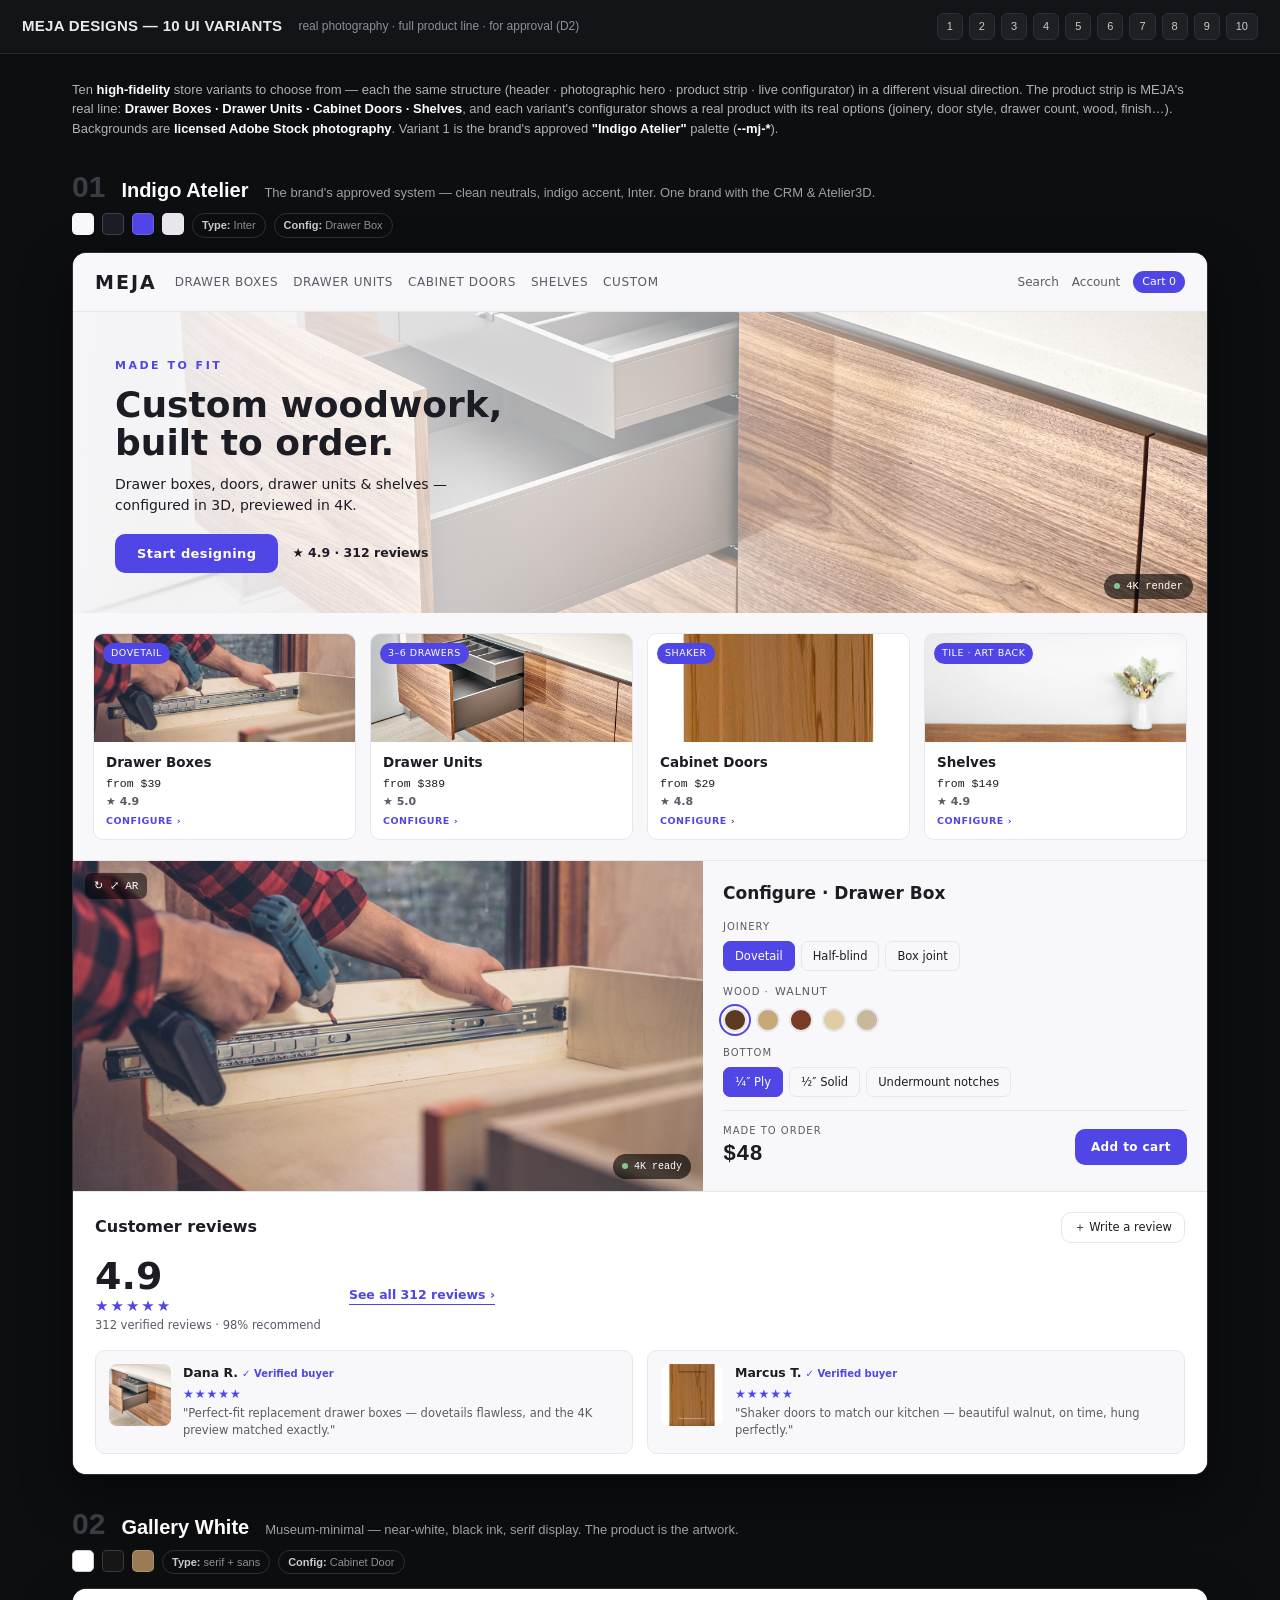
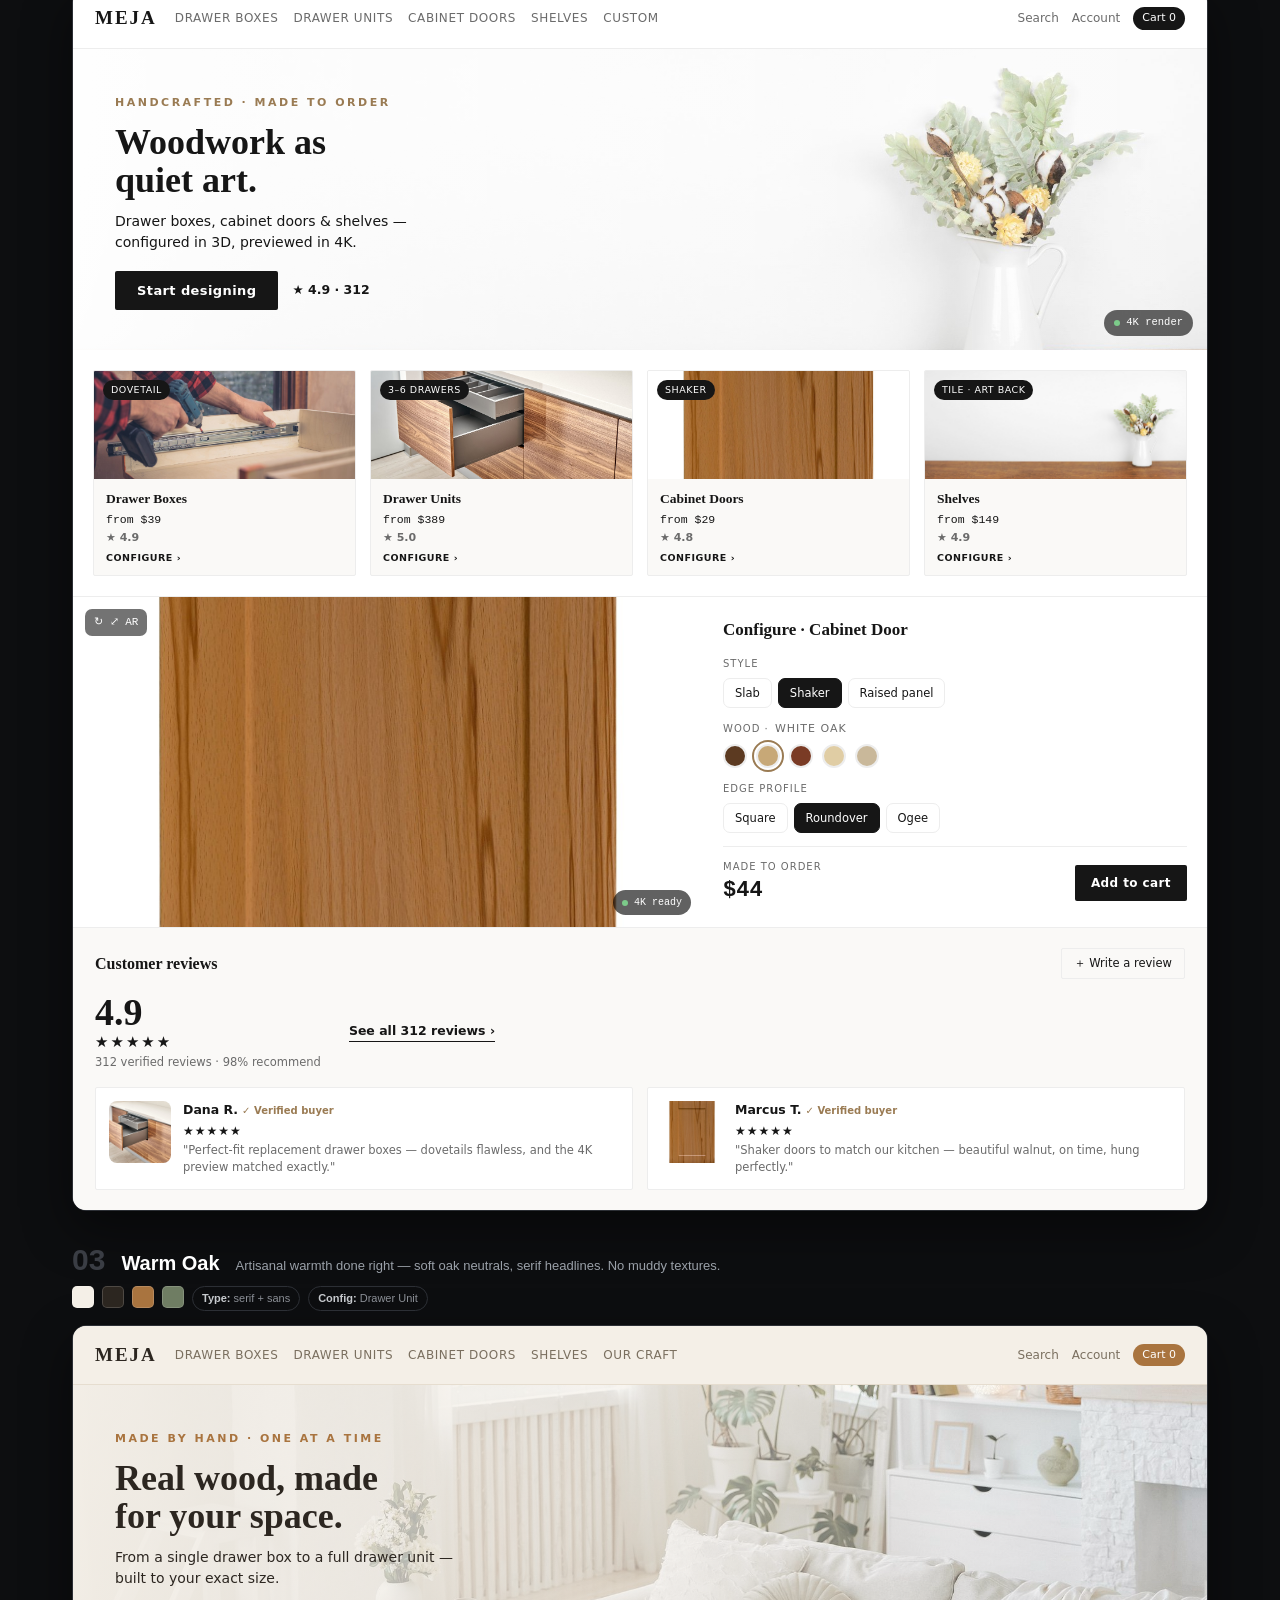
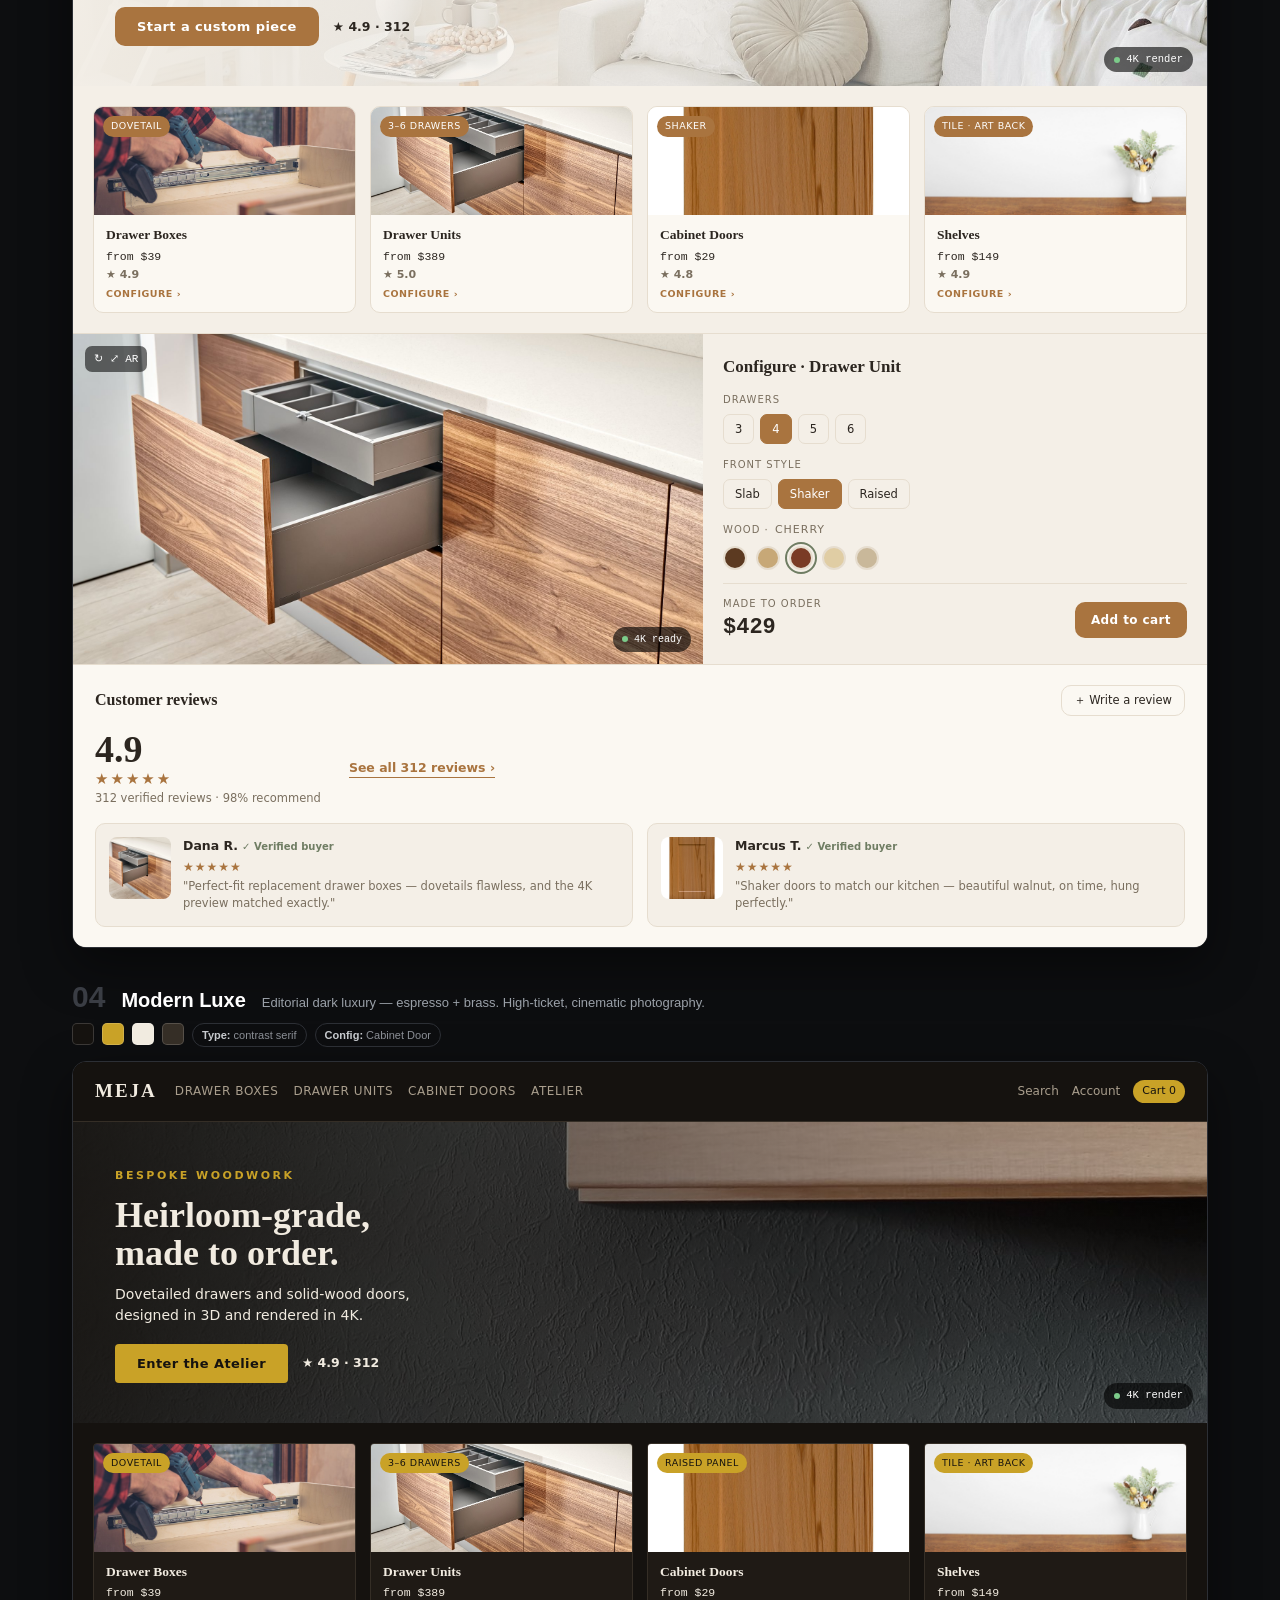
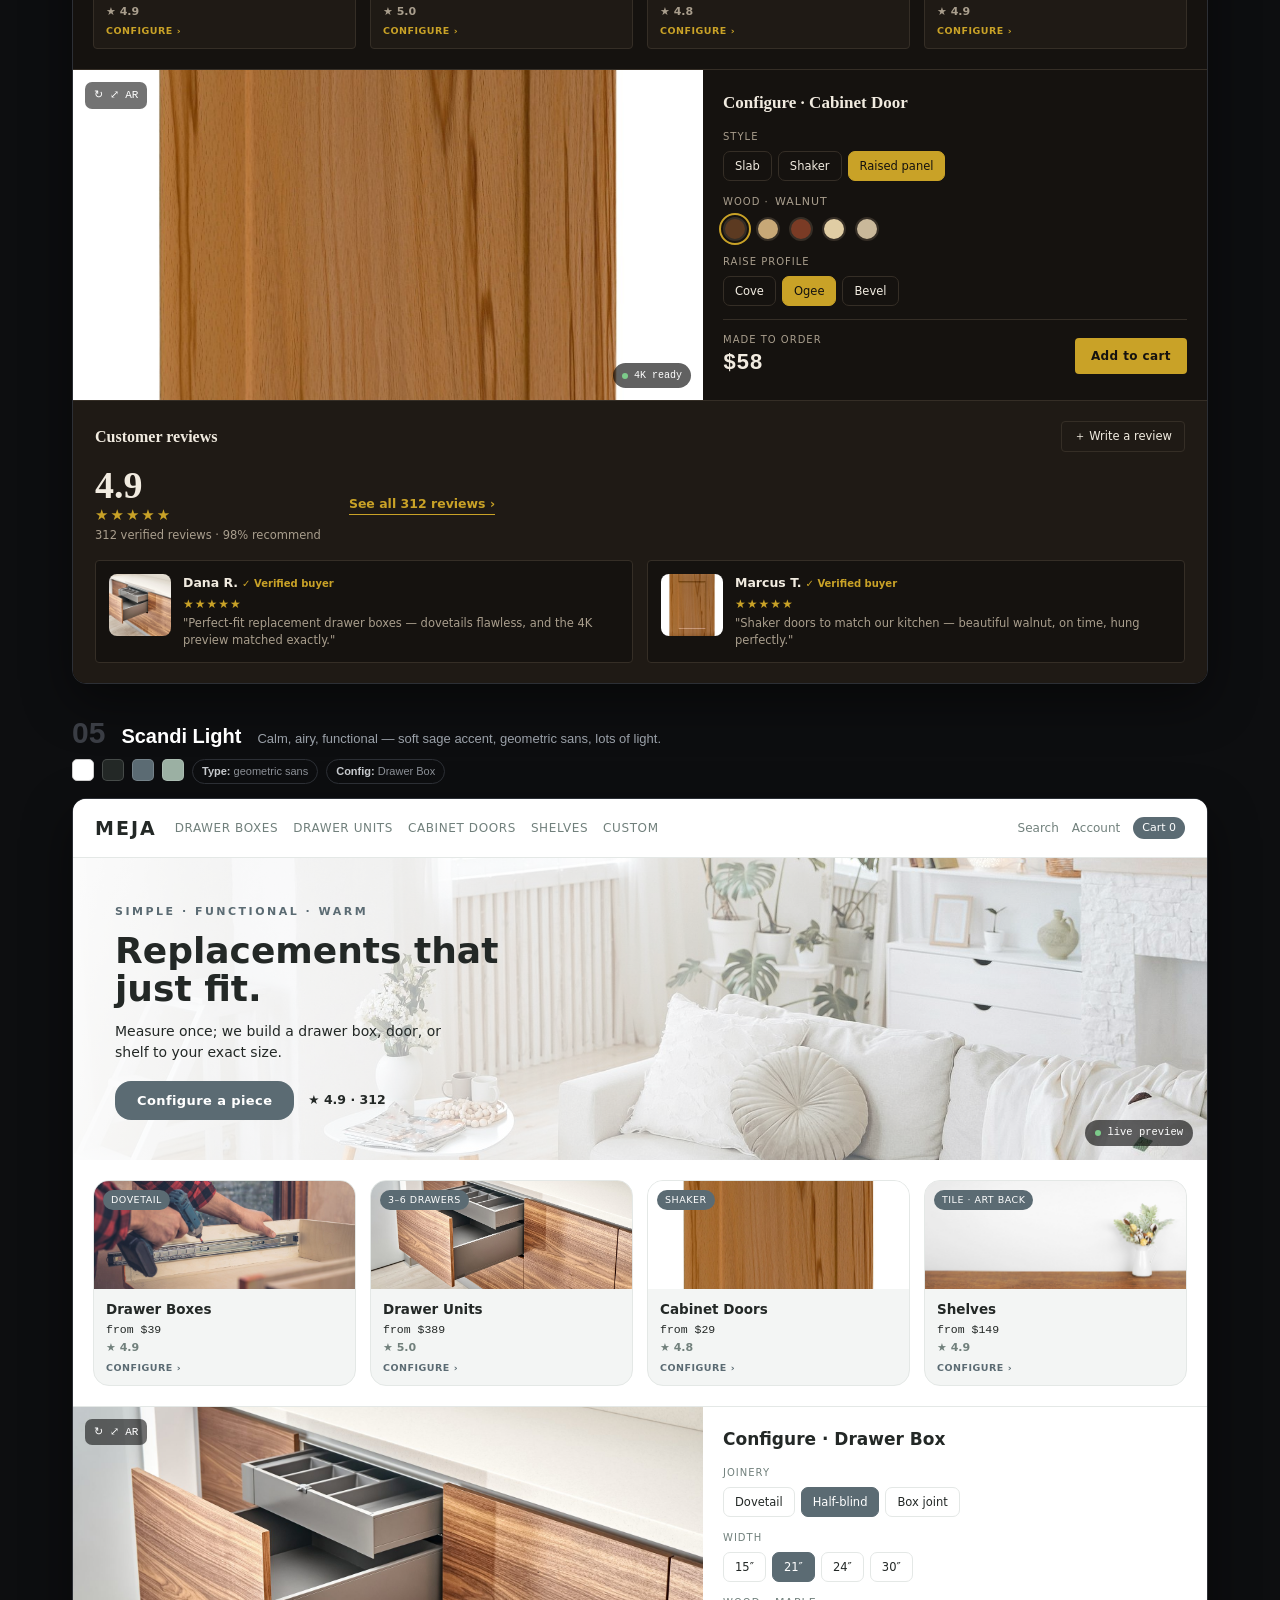
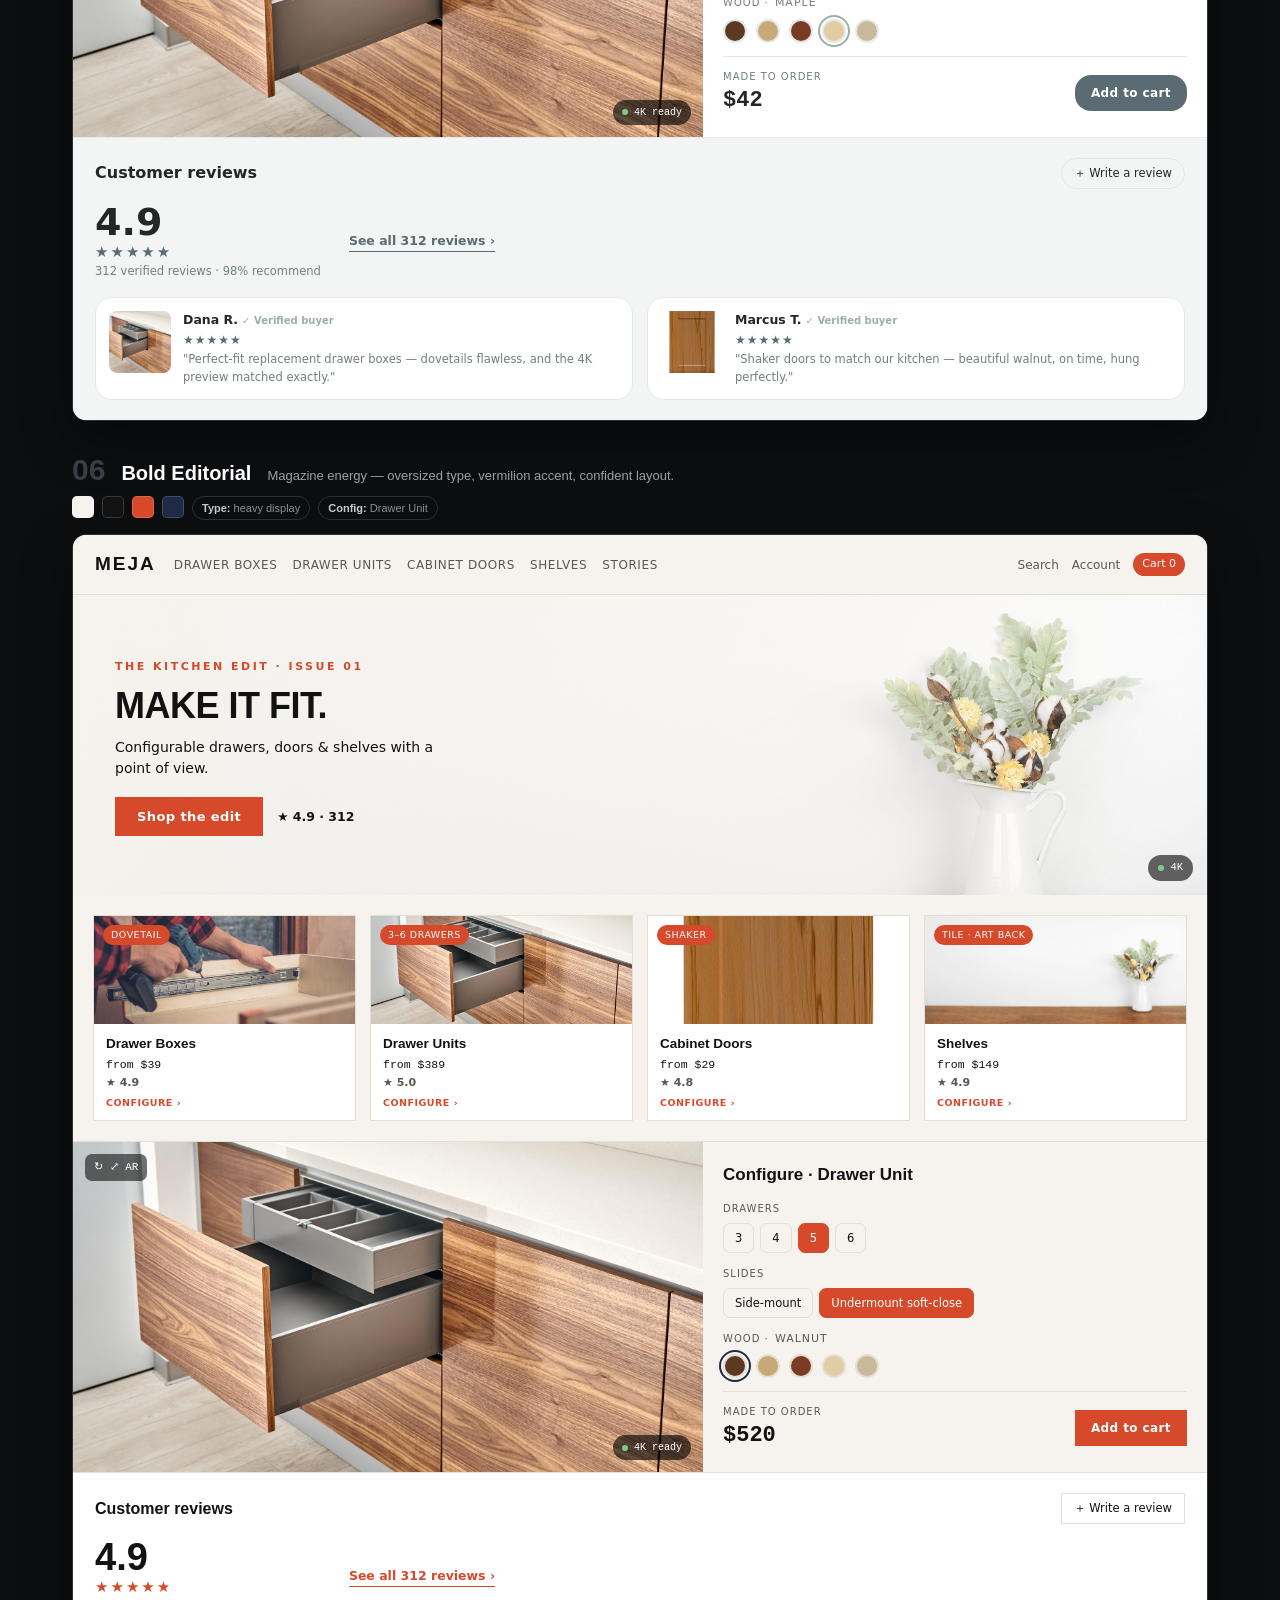
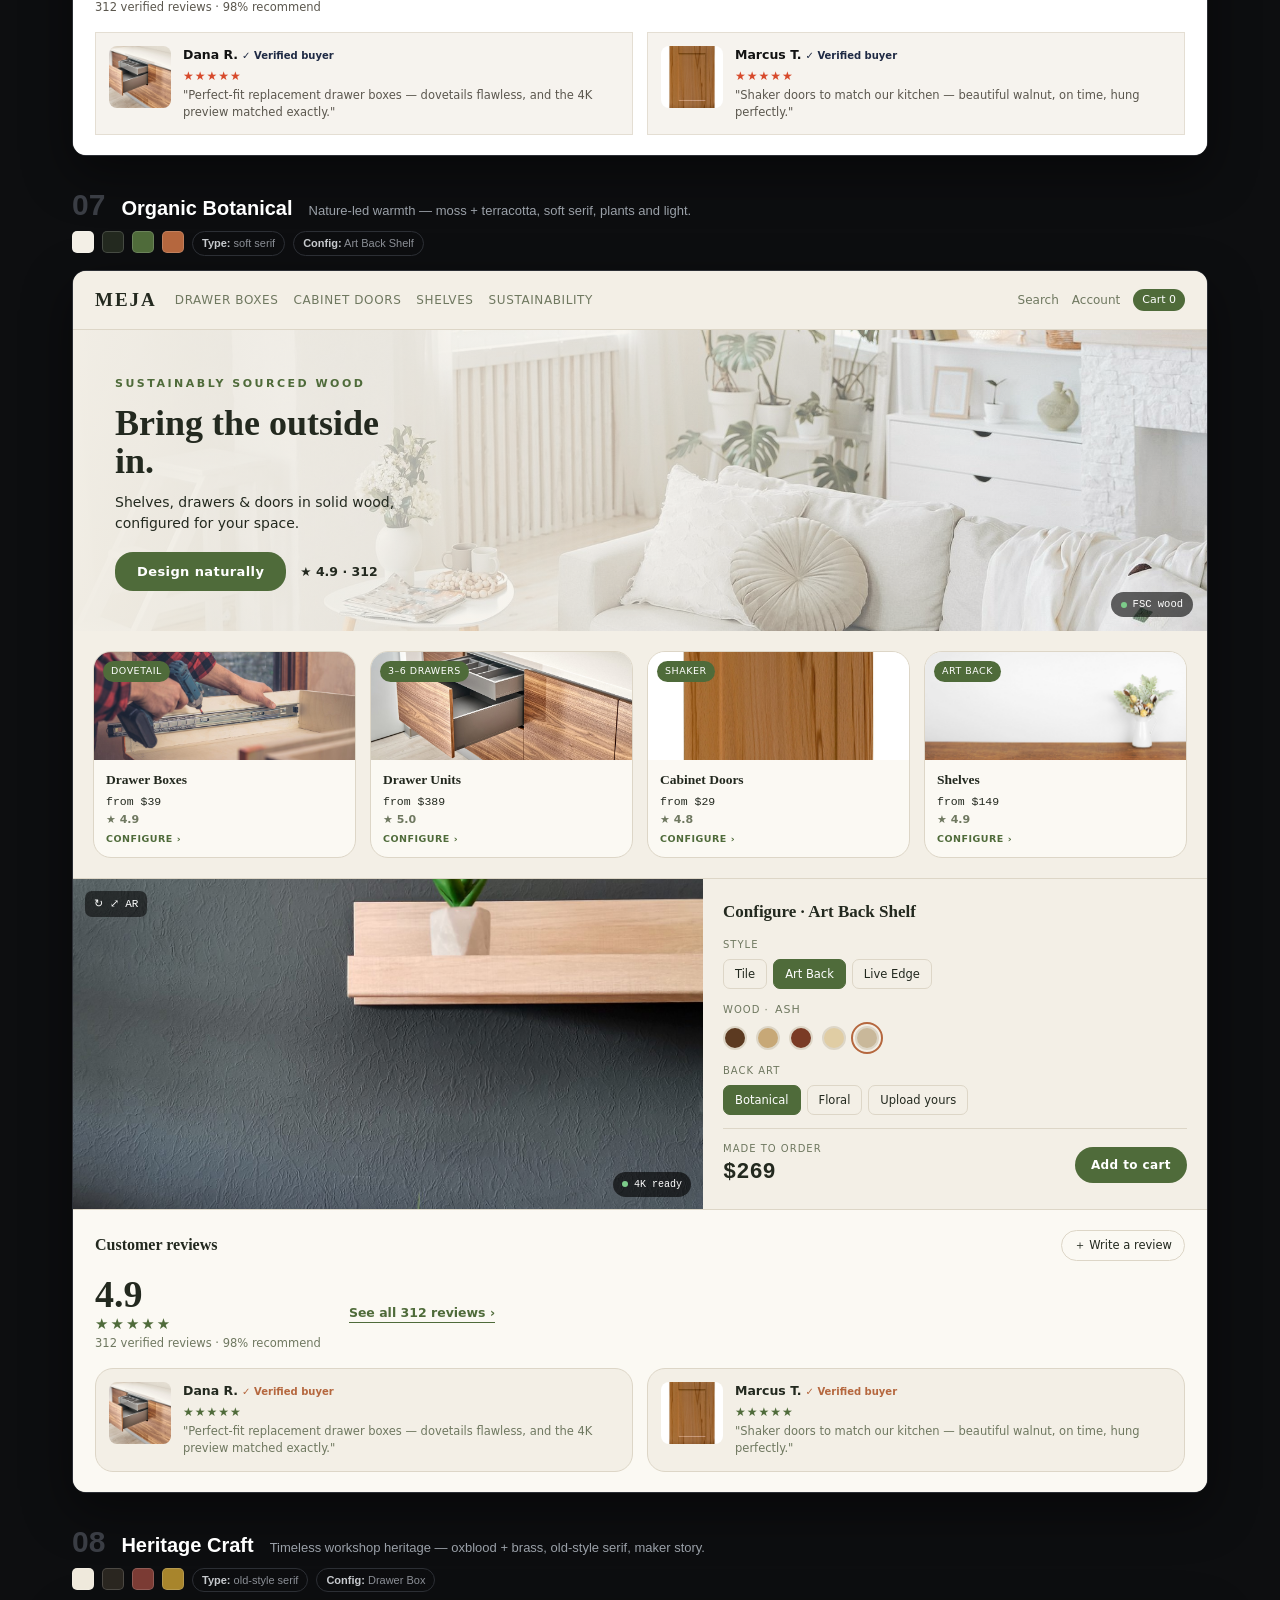
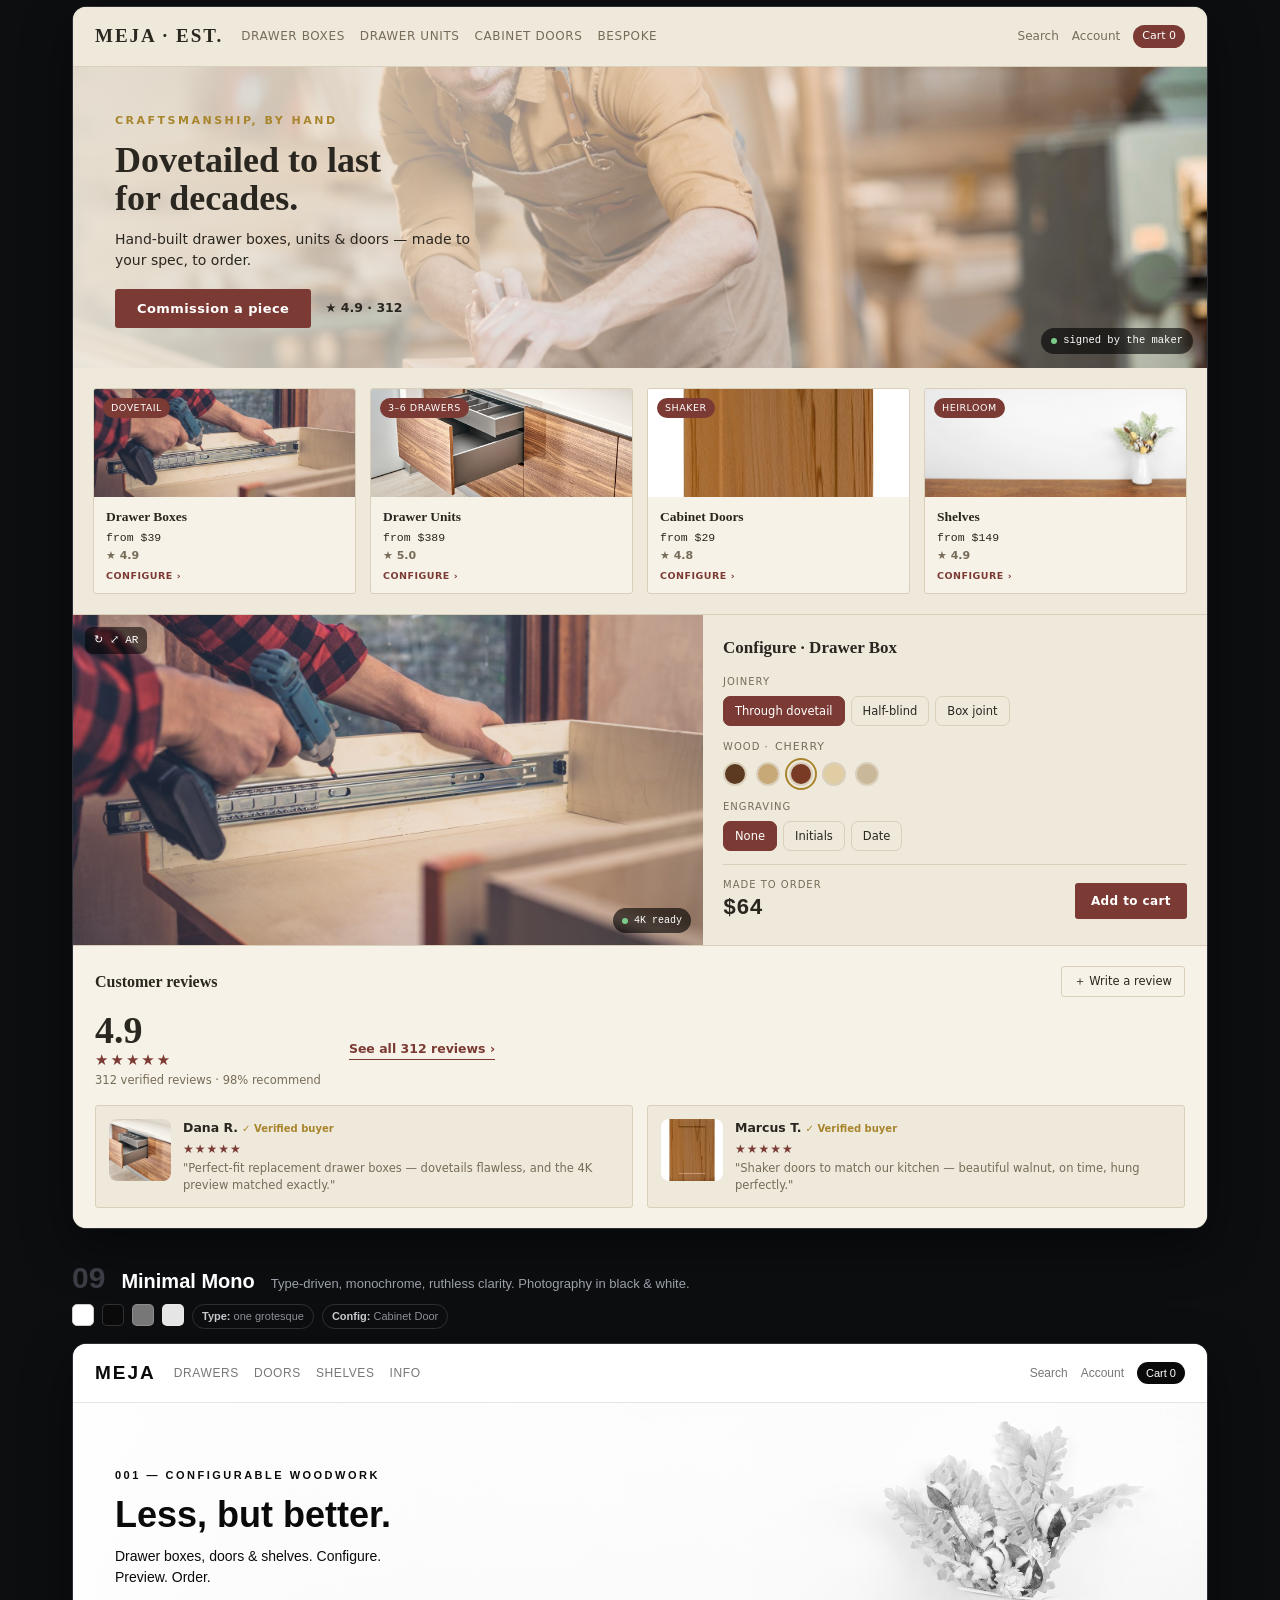
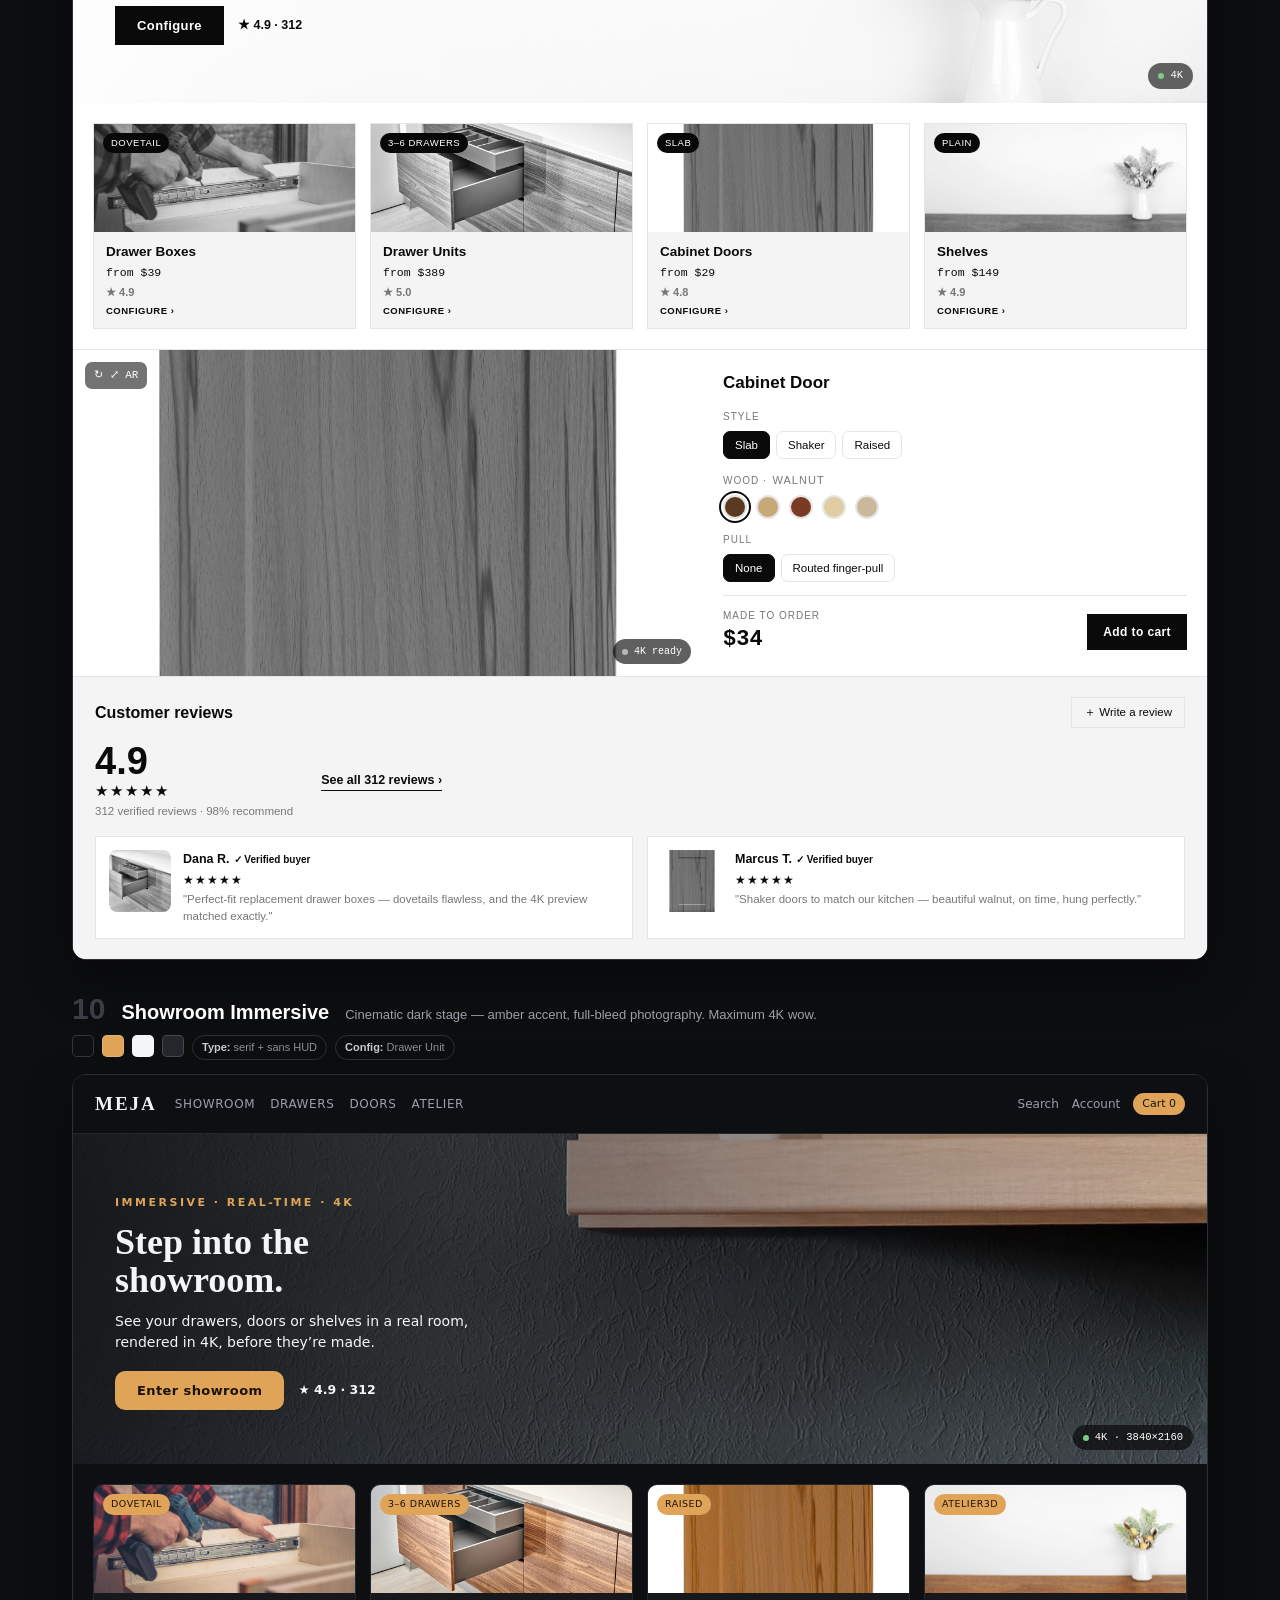
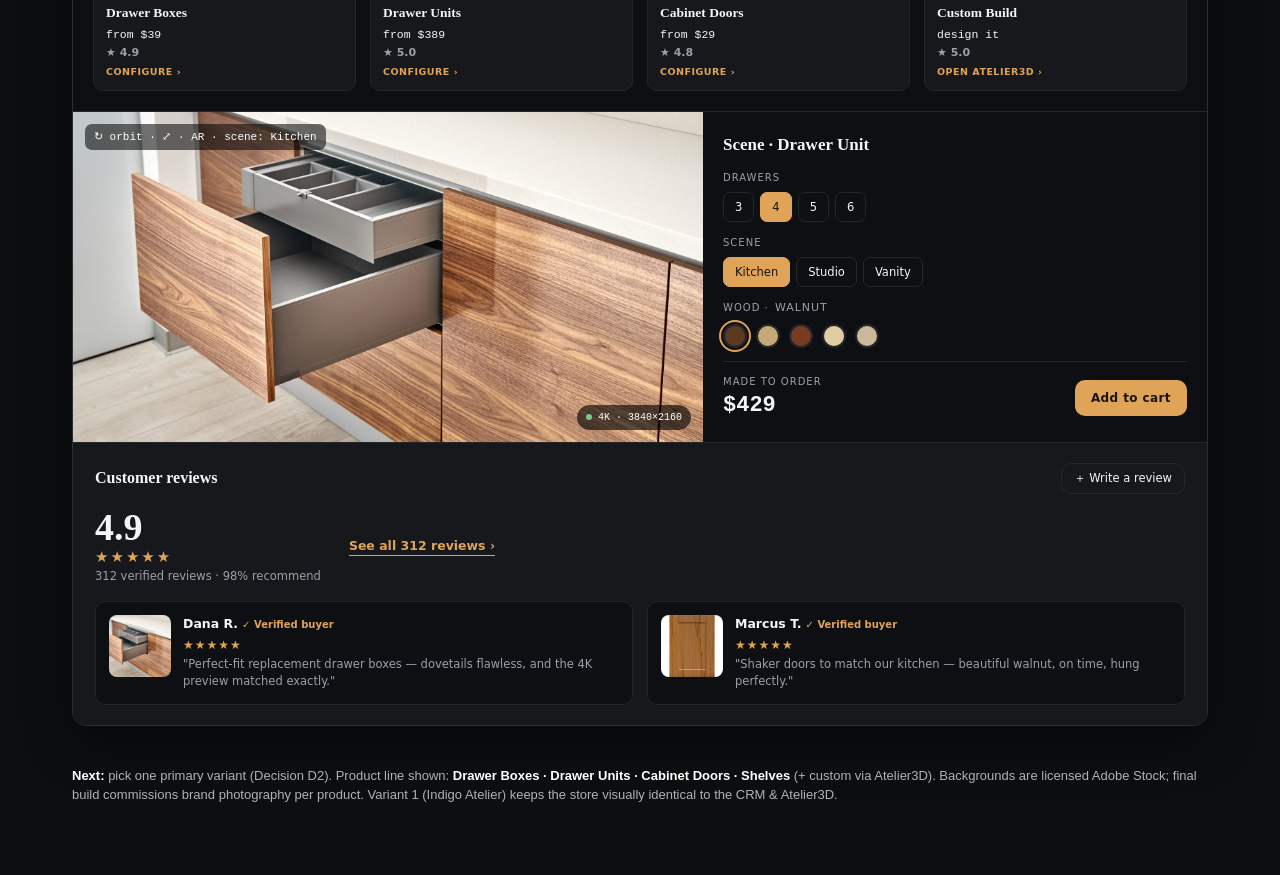
<file: mockups/index.html>
<!DOCTYPE html>
<html lang="en">
<head>
<meta charset="UTF-8" />
<meta name="viewport" content="width=device-width, initial-scale=1.0" />
<title>MEJA Designs — 10 UI Variants (for approval)</title>
<style>
  /* ===================== GALLERY CHROME ===================== */
  *{box-sizing:border-box}
  html{scroll-behavior:smooth}
  body{margin:0;font-family:"Inter",-apple-system,BlinkMacSystemFont,"Segoe UI",Roboto,Helvetica,Arial,sans-serif;background:#0d0e10;color:#e9eaec;line-height:1.5}
  .gallery-head{position:sticky;top:0;z-index:50;background:#131417;border-bottom:1px solid #26282d;padding:13px 22px;display:flex;gap:16px;align-items:center;flex-wrap:wrap}
  .gallery-head h1{font-size:15px;margin:0;letter-spacing:.3px;font-weight:700;white-space:nowrap}
  .gallery-head .sub{color:#8b8f96;font-size:12px}
  .jump{display:flex;gap:6px;flex-wrap:wrap;margin-left:auto}
  .jump a{font-size:11px;text-decoration:none;background:#1e2024;border:1px solid #2c2f35;color:#c7cace;padding:4px 9px;border-radius:6px}
  .jump a:hover{background:#2a2d33;color:#fff}
  .intro{max-width:1180px;margin:26px auto 0;padding:0 22px;color:#aeb2b8;font-size:13px}
  .intro b{color:#fff}

  .variant{max-width:1180px;margin:34px auto;padding:0 22px;scroll-margin-top:66px}
  .v-head{display:flex;gap:16px;align-items:baseline;flex-wrap:wrap;margin-bottom:8px}
  .v-head .num{font-size:30px;font-weight:800;color:#3a3d44;line-height:1}
  .v-head h2{margin:0;font-size:20px;color:#fff}
  .v-head .concept{color:#9aa0a8;font-size:13px;flex:1;min-width:220px}
  .v-meta{display:flex;gap:8px;flex-wrap:wrap;margin:8px 0 14px}
  .v-meta .sw{width:22px;height:22px;border-radius:5px;border:1px solid rgba(255,255,255,.16)}
  .v-meta .tag{font-size:11px;color:#8b8f96;border:1px solid #2c2f35;border-radius:999px;padding:3px 9px}
  .v-meta .tag b{color:#c7cace;font-weight:600}

  .frame{border-radius:14px;overflow:hidden;border:1px solid #2c2f35;box-shadow:0 18px 50px rgba(0,0,0,.45)}

  /* ===================== MINI STORE (themed) ===================== */
  .store{
    --bg:#fff;--surface:#f6f5f2;--ink:#1a1a1a;--muted:#6b6b6b;--line:#e6e2db;
    --brand:#4f46e5;--brandink:#fff;--accent:#4f46e5;--radius:10px;
    --display:"Inter",system-ui,sans-serif;--text:"Inter",system-ui,sans-serif;--mono:ui-monospace,Menlo,monospace;
    --hero:url(stock/room-bright.jpg);--view:url(stock/drawerbox.jpg);--filter:none;
    background:var(--bg);color:var(--ink);font-family:var(--text);
  }
  .store *{box-sizing:border-box}

  .s-head{display:flex;align-items:center;gap:18px;padding:15px 22px;border-bottom:1px solid var(--line);background:var(--bg)}
  .s-logo{font-family:var(--display);font-weight:700;font-size:19px;letter-spacing:2px}
  .s-nav{display:flex;gap:15px;font-size:12px;color:var(--muted);text-transform:uppercase;letter-spacing:.6px}
  .s-icons{margin-left:auto;display:flex;gap:13px;font-size:12px;color:var(--muted);align-items:center}
  .s-icons .bag{background:var(--brand);color:var(--brandink);padding:3px 9px;border-radius:999px;font-size:11px}

  .s-hero{position:relative;min-height:300px;display:flex;align-items:center;overflow:hidden}
  .s-hero-bg{position:absolute;inset:0;background:var(--hero) center/cover no-repeat;filter:var(--filter)}
  .s-hero-scrim{position:absolute;inset:0}
  .s-hero-in{position:relative;padding:40px 42px;max-width:60%}
  .eyebrow{font-size:11px;letter-spacing:2.5px;text-transform:uppercase;font-weight:700}
  .s-hero h2{font-family:var(--display);font-size:36px;line-height:1.06;margin:10px 0 12px;max-width:16ch}
  .s-hero p{font-size:14px;margin:0 0 18px;max-width:40ch}
  .hero-cta{display:flex;gap:14px;align-items:center;flex-wrap:wrap}
  .btn{background:var(--brand);color:var(--brandink);border:none;padding:12px 22px;border-radius:var(--radius);font-size:13px;font-weight:600;letter-spacing:.4px;cursor:pointer;font-family:var(--text)}
  .rate{font-size:12.5px;font-weight:600;display:inline-flex;gap:5px;align-items:center}
  .hero-chip{position:absolute;bottom:14px;right:14px;background:rgba(0,0,0,.6);color:#fff;font-size:10.5px;font-family:var(--mono);padding:5px 10px;border-radius:999px;display:flex;gap:6px;align-items:center}
  .hero-chip .d{width:6px;height:6px;border-radius:999px;background:#7CCB8A}

  .s-strip{display:grid;grid-template-columns:repeat(4,1fr);gap:14px;padding:20px;background:var(--bg)}
  .pcard{background:var(--surface);border:1px solid var(--line);border-radius:var(--radius);overflow:hidden}
  .pimg{height:108px;background-size:cover;background-position:center;position:relative;filter:var(--filter)}
  .pcard:nth-child(1) .pimg{background-image:url(stock/drawerbox.jpg);background-position:center 40%}
  .pcard:nth-child(2) .pimg{background-image:url(stock/drawerunit.jpg)}
  .pcard:nth-child(3) .pimg{background-image:url(stock/cabinetdoor.jpg);background-position:center}
  .pcard:nth-child(4) .pimg{background-image:url(stock/shelf-styled.jpg)}
  .ptag{position:absolute;top:9px;left:9px;background:var(--brand);color:var(--brandink);font-size:9.5px;letter-spacing:.5px;text-transform:uppercase;padding:3px 8px;border-radius:999px}
  .pmeta{padding:10px 12px;display:flex;flex-direction:column;gap:2px}
  .pmeta b{font-family:var(--display);font-size:13.5px}
  .pmeta .from{font-family:var(--mono);font-size:11.5px}
  .pmeta .rate.sm{font-size:11px;color:var(--muted)}
  .pmeta .cfg{font-size:9.5px;letter-spacing:.5px;text-transform:uppercase;color:var(--brand);font-weight:600;margin-top:2px}

  .s-config{display:grid;grid-template-columns:1.25fr 1fr;border-top:1px solid var(--line);background:var(--bg)}
  .cfg-view{position:relative;min-height:256px;background:var(--view) center/cover no-repeat;filter:var(--filter)}
  .cfg-view .hud{position:absolute;top:12px;left:12px;background:rgba(0,0,0,.55);color:#fff;font-size:11px;font-family:var(--mono);padding:5px 9px;border-radius:7px}
  .cfg-view .rstate{position:absolute;bottom:12px;right:12px;background:rgba(0,0,0,.62);color:#fff;font-size:10px;font-family:var(--mono);padding:5px 9px;border-radius:999px;display:flex;gap:6px;align-items:center}
  .cfg-view .rstate .d{width:6px;height:6px;border-radius:999px;background:#7CCB8A}
  .cfg-panel{padding:20px;display:flex;flex-direction:column;gap:13px}
  .cfg-panel h3{font-family:var(--display);margin:0;font-size:17px}
  .copt label{font-size:10px;letter-spacing:1px;text-transform:uppercase;color:var(--muted);display:block;margin-bottom:7px}
  .seg{display:flex;gap:6px;flex-wrap:wrap}
  .seg button{font-size:11.5px;padding:7px 11px;border:1.5px solid var(--line);background:var(--bg);color:var(--ink);border-radius:7px;cursor:pointer;font-family:var(--text)}
  .seg button.on{background:var(--brand);color:var(--brandink);border-color:var(--brand)}
  .dots{display:flex;gap:9px;align-items:center}
  .dots i{width:24px;height:24px;border-radius:999px;display:inline-block;border:2px solid var(--line)}
  .dots i.on{outline:2px solid var(--accent);outline-offset:2px}
  .wname{font-size:11px;color:var(--muted);margin-left:2px}
  .cprice{margin-top:auto;border-top:1px solid var(--line);padding-top:12px;display:flex;align-items:center;justify-content:space-between;gap:10px}
  .cprice .lbl{font-size:10px;color:var(--muted);text-transform:uppercase;letter-spacing:1px;display:block}
  .cprice b{font-family:var(--mono);font-size:22px}
  .addbtn{background:var(--brand);color:var(--brandink);border:none;padding:11px 16px;border-radius:var(--radius);font-size:12px;font-weight:600;letter-spacing:.4px;cursor:pointer;font-family:var(--text)}

  /* customer reviews */
  .s-reviews{border-top:1px solid var(--line);background:var(--surface);padding:20px 22px}
  .s-reviews h3{font-family:var(--display);font-size:16px;margin:0}
  .rev-top{display:flex;align-items:center;justify-content:space-between;gap:12px;margin-bottom:14px}
  .rev-write{background:none;border:1.5px solid var(--line);color:var(--ink);border-radius:var(--radius);padding:7px 12px;font-size:11.5px;cursor:pointer;font-family:var(--text)}
  .rev-head{display:flex;gap:28px;align-items:center;flex-wrap:wrap}
  .rev-summary .big{font-family:var(--display);font-size:38px;font-weight:700;line-height:1}
  .rev-summary .stars{color:var(--brand);font-size:15px;letter-spacing:2px}
  .rev-summary .count{font-size:11.5px;color:var(--muted)}
  .rev-hist{flex:1;min-width:220px;display:flex;flex-direction:column;gap:5px}
  .rev-hist .row{display:flex;align-items:center;gap:8px;font-size:11px;color:var(--muted)}
  .rev-hist .bar{flex:1;height:7px;background:var(--line);border-radius:999px;overflow:hidden}
  .rev-hist .bar i{display:block;height:100%;background:var(--brand)}
  .rev-cards{display:grid;grid-template-columns:1fr 1fr;gap:14px;margin-top:16px}
  .rev-card{background:var(--bg);border:1px solid var(--line);border-radius:var(--radius);padding:13px;display:flex;gap:12px}
  .rev-card .ph{width:62px;height:62px;border-radius:8px;background-size:cover;background-position:center;flex:none;filter:var(--filter)}
  .rev-card .who{font-size:12.5px;font-weight:600}
  .rev-card .vb{font-size:10px;color:var(--accent);font-weight:600;margin-left:4px}
  .rev-card .rstars{color:var(--brand);font-size:12px;letter-spacing:1px;margin:2px 0}
  .rev-card p{font-size:11.5px;color:var(--muted);margin:2px 0 0}
  .rev-all{font-size:12.5px;color:var(--brand);font-weight:600;border-bottom:1px solid var(--brand);align-self:center;cursor:pointer}

  /* ===================== THEMES ===================== */
  .t1{--bg:#f8f8fa;--surface:#fff;--ink:#1c1c24;--muted:#5a5a68;--line:#e6e6ec;--brand:#4f46e5;--brandink:#fff;--accent:#4f46e5;--radius:10px;--hero:url(stock/drawerunit.jpg);--view:url(stock/drawerbox.jpg)}
  .t1 .eyebrow{color:#4f46e5}.t1 .s-hero-scrim{background:linear-gradient(90deg,rgba(248,248,250,.95),rgba(248,248,250,.55) 55%,transparent)}
  .t2{--bg:#fff;--surface:#faf9f7;--ink:#161616;--muted:#6b6b6b;--line:#ededed;--brand:#161616;--brandink:#fff;--accent:#9a7b53;--radius:2px;--display:"Iowan Old Style",Georgia,serif;--hero:url(stock/shelf-styled.jpg);--view:url(stock/cabinetdoor.jpg)}
  .t2 .eyebrow{color:#9a7b53}.t2 .s-hero-scrim{background:linear-gradient(90deg,rgba(255,255,255,.96),rgba(255,255,255,.5) 60%,transparent)}
  .t3{--bg:#f4efe7;--surface:#fbf8f2;--ink:#2c2620;--muted:#7a6f5f;--line:#e6ddcf;--brand:#a9743f;--brandink:#fff;--accent:#6f7d63;--radius:10px;--display:"Iowan Old Style",Georgia,serif;--hero:url(stock/room-bright.jpg);--view:url(stock/drawerunit.jpg)}
  .t3 .eyebrow{color:#a9743f}.t3 .s-hero-scrim{background:linear-gradient(90deg,rgba(244,239,231,.95),rgba(244,239,231,.55) 58%,transparent)}
  .t4{--bg:#15120f;--surface:#1f1a15;--ink:#f1ebe0;--muted:#a99e8d;--line:#352e26;--brand:#c9a227;--brandink:#15120f;--accent:#c9a227;--radius:4px;--display:"Iowan Old Style",Didot,Georgia,serif;--hero:url(stock/shelf-dark.jpg);--view:url(stock/cabinetdoor.jpg)}
  .t4 .eyebrow{color:#c9a227}.t4 .s-hero-scrim{background:linear-gradient(90deg,rgba(21,18,15,.9),rgba(21,18,15,.5) 60%,rgba(21,18,15,.25))}.t4 .s-hero-in{color:#f1ebe0}
  .t5{--bg:#fff;--surface:#f3f5f4;--ink:#232826;--muted:#71807c;--line:#e4e8e6;--brand:#5b6b73;--brandink:#fff;--accent:#9bb0a3;--radius:16px;--hero:url(stock/room-bright.jpg);--view:url(stock/drawerunit.jpg)}
  .t5 .eyebrow{color:#5b6b73}.t5 .s-hero-scrim{background:linear-gradient(90deg,rgba(255,255,255,.92),rgba(255,255,255,.45) 60%,transparent)}
  .t6{--bg:#f6f3ee;--surface:#fff;--ink:#121212;--muted:#5b574e;--line:#e4ded3;--brand:#d7492b;--brandink:#fff;--accent:#1f2a44;--radius:0;--display:"Archivo Black","Arial Black",sans-serif;--hero:url(stock/shelf-styled.jpg);--view:url(stock/drawerunit.jpg)}
  .t6 .eyebrow{color:#d7492b}.t6 .s-hero h2{letter-spacing:-.5px}.t6 .s-hero-scrim{background:linear-gradient(90deg,rgba(246,243,238,.96),rgba(246,243,238,.5) 58%,transparent)}
  .t7{--bg:#f3efe6;--surface:#fbf9f3;--ink:#23291f;--muted:#6f7860;--line:#ddd6c7;--brand:#4f6b3a;--brandink:#fff;--accent:#b5673e;--radius:18px;--display:"Iowan Old Style",Georgia,serif;--hero:url(stock/room-bright.jpg);--view:url(stock/shelf-dark.jpg)}
  .t7 .eyebrow{color:#4f6b3a}.t7 .s-hero-scrim{background:linear-gradient(90deg,rgba(243,239,230,.95),rgba(243,239,230,.5) 58%,transparent)}
  .t8{--bg:#efe9dc;--surface:#f7f2e7;--ink:#2a2620;--muted:#766c58;--line:#d9cfba;--brand:#7b3b34;--brandink:#fff;--accent:#a8852c;--radius:3px;--display:"Baskerville","Iowan Old Style",Georgia,serif;--hero:url(stock/workshop.jpg);--view:url(stock/drawerbox.jpg)}
  .t8 .eyebrow{color:#a8852c}.t8 .s-hero-scrim{background:linear-gradient(90deg,rgba(239,233,220,.92),rgba(239,233,220,.4) 62%,transparent)}
  .t9{--bg:#fff;--surface:#f4f4f4;--ink:#0a0a0a;--muted:#777;--line:#e5e5e5;--brand:#0a0a0a;--brandink:#fff;--accent:#0a0a0a;--radius:0;--display:"Helvetica Neue",Arial,sans-serif;--text:"Helvetica Neue",Arial,sans-serif;--hero:url(stock/shelf-styled.jpg);--view:url(stock/cabinetdoor.jpg);--filter:grayscale(1) contrast(1.02)}
  .t9 .eyebrow{color:#0a0a0a}.t9 .s-hero-scrim{background:linear-gradient(90deg,rgba(255,255,255,.95),rgba(255,255,255,.5) 60%,transparent)}
  .t10{--bg:#0e0f12;--surface:#16181c;--ink:#f4f5f7;--muted:#9aa1aa;--line:#23262b;--brand:#e0a458;--brandink:#1a1206;--accent:#e0a458;--radius:10px;--display:"Iowan Old Style",Georgia,serif;--hero:url(stock/shelf-dark.jpg);--view:url(stock/drawerunit.jpg)}
  .t10 .eyebrow{color:#e0a458}.t10 .s-hero{min-height:330px}.t10 .s-hero-scrim{background:linear-gradient(90deg,rgba(14,15,18,.85),rgba(14,15,18,.45) 55%,rgba(14,15,18,.15))}.t10 .s-hero-in{color:#f4f5f7;max-width:62%}

  @media(max-width:760px){.s-hero-in{max-width:88%}.s-strip{grid-template-columns:1fr 1fr}.s-config{grid-template-columns:1fr}.rev-cards{grid-template-columns:1fr}.s-nav{display:none}}
</style>
</head>
<body>

<div class="gallery-head">
  <h1>MEJA DESIGNS — 10 UI VARIANTS</h1>
  <span class="sub">real photography · full product line · for approval (D2)</span>
  <nav class="jump">
    <a href="#v1">1</a><a href="#v2">2</a><a href="#v3">3</a><a href="#v4">4</a><a href="#v5">5</a>
    <a href="#v6">6</a><a href="#v7">7</a><a href="#v8">8</a><a href="#v9">9</a><a href="#v10">10</a>
  </nav>
</div>

<p class="intro">
  Ten <b>high-fidelity</b> store variants to choose from — each the same structure (header · photographic hero · product strip · live configurator) in a different visual direction.
  The product strip is MEJA's real line: <b>Drawer Boxes · Drawer Units · Cabinet Doors · Shelves</b>, and each variant's configurator shows a real product with its real options
  (joinery, door style, drawer count, wood, finish…). Backgrounds are <b>licensed Adobe Stock photography</b>. Variant&nbsp;1 is the brand's approved <b>"Indigo Atelier"</b> palette (<b>--mj-*</b>).
</p>

<!-- 1 Indigo Atelier — Drawer Box -->
<section class="variant" id="v1">
  <div class="v-head"><span class="num">01</span><h2>Indigo Atelier</h2><span class="concept">The brand's approved system — clean neutrals, indigo accent, Inter. One brand with the CRM &amp; Atelier3D.</span></div>
  <div class="v-meta"><span class="sw" style="background:#f8f8fa"></span><span class="sw" style="background:#1c1c24"></span><span class="sw" style="background:#4f46e5"></span><span class="sw" style="background:#e6e6ec"></span><span class="tag"><b>Type:</b> Inter</span><span class="tag"><b>Config:</b> Drawer Box</span></div>
  <div class="frame"><div class="store t1">
    <div class="s-head"><div class="s-logo">MEJA</div><nav class="s-nav"><span>Drawer Boxes</span><span>Drawer Units</span><span>Cabinet Doors</span><span>Shelves</span><span>Custom</span></nav><div class="s-icons"><span>Search</span><span>Account</span><span class="bag">Cart 0</span></div></div>
    <div class="s-hero"><div class="s-hero-bg"></div><div class="s-hero-scrim"></div><div class="s-hero-in"><span class="eyebrow">Made to fit</span><h2>Custom woodwork, built to order.</h2><p>Drawer boxes, doors, drawer units &amp; shelves — configured in 3D, previewed in 4K.</p><div class="hero-cta"><button class="btn">Start designing</button><span class="rate">★ 4.9 · 312 reviews</span></div></div><span class="hero-chip"><span class="d"></span>4K render</span></div>
    <div class="s-strip">
      <div class="pcard"><div class="pimg"><span class="ptag">Dovetail</span></div><div class="pmeta"><b>Drawer Boxes</b><span class="from">from $39</span><span class="rate sm">★ 4.9</span><span class="cfg">Configure ›</span></div></div>
      <div class="pcard"><div class="pimg"><span class="ptag">3–6 drawers</span></div><div class="pmeta"><b>Drawer Units</b><span class="from">from $389</span><span class="rate sm">★ 5.0</span><span class="cfg">Configure ›</span></div></div>
      <div class="pcard"><div class="pimg"><span class="ptag">Shaker</span></div><div class="pmeta"><b>Cabinet Doors</b><span class="from">from $29</span><span class="rate sm">★ 4.8</span><span class="cfg">Configure ›</span></div></div>
      <div class="pcard"><div class="pimg"><span class="ptag">Tile · Art Back</span></div><div class="pmeta"><b>Shelves</b><span class="from">from $149</span><span class="rate sm">★ 4.9</span><span class="cfg">Configure ›</span></div></div>
    </div>
    <div class="s-config"><div class="cfg-view"><span class="hud">↻ ⤢ AR</span><span class="rstate"><span class="d"></span>4K ready</span></div>
      <div class="cfg-panel"><h3>Configure · Drawer Box</h3>
        <div class="copt"><label>Joinery</label><div class="seg"><button class="on">Dovetail</button><button>Half-blind</button><button>Box joint</button></div></div>
        <div class="copt"><label>Wood · <span class="wname">Walnut</span></label><div class="dots"><i class="on" style="background:#5c3a21"></i><i style="background:#c7a877"></i><i style="background:#7a3b25"></i><i style="background:#e0cda4"></i><i style="background:#c9b89a"></i></div></div>
        <div class="copt"><label>Bottom</label><div class="seg"><button class="on">¼″ Ply</button><button>½″ Solid</button><button>Undermount notches</button></div></div>
        <div class="cprice"><div><span class="lbl">Made to order</span><b>$48</b></div><button class="addbtn">Add to cart</button></div>
      </div></div>
    <div class="s-reviews">
      <div class="rev-top"><h3>Customer reviews</h3><button class="rev-write">＋ Write a review</button></div>
      <div class="rev-head">
        <div class="rev-summary"><div class="big">4.9</div><div class="stars">★★★★★</div><div class="count">312 verified reviews · 98% recommend</div></div>
        <a class="rev-all">See all 312 reviews ›</a>
      </div>
      <div class="rev-cards">
        <div class="rev-card"><div class="ph" style="background-image:url(stock/drawerunit.jpg)"></div><div><div class="who">Dana R.<span class="vb">✓ Verified buyer</span></div><div class="rstars">★★★★★</div><p>"Perfect-fit replacement drawer boxes — dovetails flawless, and the 4K preview matched exactly."</p></div></div>
        <div class="rev-card"><div class="ph" style="background-image:url(stock/cabinetdoor.jpg)"></div><div><div class="who">Marcus T.<span class="vb">✓ Verified buyer</span></div><div class="rstars">★★★★★</div><p>"Shaker doors to match our kitchen — beautiful walnut, on time, hung perfectly."</p></div></div>
      </div>
    </div>
  </div></div>
</section>

<!-- 2 Gallery White — Cabinet Door -->
<section class="variant" id="v2">
  <div class="v-head"><span class="num">02</span><h2>Gallery White</h2><span class="concept">Museum-minimal — near-white, black ink, serif display. The product is the artwork.</span></div>
  <div class="v-meta"><span class="sw" style="background:#fff;border-color:#ccc"></span><span class="sw" style="background:#161616"></span><span class="sw" style="background:#9a7b53"></span><span class="tag"><b>Type:</b> serif + sans</span><span class="tag"><b>Config:</b> Cabinet Door</span></div>
  <div class="frame"><div class="store t2">
    <div class="s-head"><div class="s-logo">MEJA</div><nav class="s-nav"><span>Drawer Boxes</span><span>Drawer Units</span><span>Cabinet Doors</span><span>Shelves</span><span>Custom</span></nav><div class="s-icons"><span>Search</span><span>Account</span><span class="bag">Cart 0</span></div></div>
    <div class="s-hero"><div class="s-hero-bg"></div><div class="s-hero-scrim"></div><div class="s-hero-in"><span class="eyebrow">Handcrafted · Made to order</span><h2>Woodwork as quiet art.</h2><p>Drawer boxes, cabinet doors &amp; shelves — configured in 3D, previewed in 4K.</p><div class="hero-cta"><button class="btn">Start designing</button><span class="rate">★ 4.9 · 312</span></div></div><span class="hero-chip"><span class="d"></span>4K render</span></div>
    <div class="s-strip">
      <div class="pcard"><div class="pimg"><span class="ptag">Dovetail</span></div><div class="pmeta"><b>Drawer Boxes</b><span class="from">from $39</span><span class="rate sm">★ 4.9</span><span class="cfg">Configure ›</span></div></div>
      <div class="pcard"><div class="pimg"><span class="ptag">3–6 drawers</span></div><div class="pmeta"><b>Drawer Units</b><span class="from">from $389</span><span class="rate sm">★ 5.0</span><span class="cfg">Configure ›</span></div></div>
      <div class="pcard"><div class="pimg"><span class="ptag">Shaker</span></div><div class="pmeta"><b>Cabinet Doors</b><span class="from">from $29</span><span class="rate sm">★ 4.8</span><span class="cfg">Configure ›</span></div></div>
      <div class="pcard"><div class="pimg"><span class="ptag">Tile · Art Back</span></div><div class="pmeta"><b>Shelves</b><span class="from">from $149</span><span class="rate sm">★ 4.9</span><span class="cfg">Configure ›</span></div></div>
    </div>
    <div class="s-config"><div class="cfg-view"><span class="hud">↻ ⤢ AR</span><span class="rstate"><span class="d"></span>4K ready</span></div>
      <div class="cfg-panel"><h3>Configure · Cabinet Door</h3>
        <div class="copt"><label>Style</label><div class="seg"><button>Slab</button><button class="on">Shaker</button><button>Raised panel</button></div></div>
        <div class="copt"><label>Wood · <span class="wname">White Oak</span></label><div class="dots"><i style="background:#5c3a21"></i><i class="on" style="background:#c7a877"></i><i style="background:#7a3b25"></i><i style="background:#e0cda4"></i><i style="background:#c9b89a"></i></div></div>
        <div class="copt"><label>Edge profile</label><div class="seg"><button>Square</button><button class="on">Roundover</button><button>Ogee</button></div></div>
        <div class="cprice"><div><span class="lbl">Made to order</span><b>$44</b></div><button class="addbtn">Add to cart</button></div>
      </div></div>
    <div class="s-reviews">
      <div class="rev-top"><h3>Customer reviews</h3><button class="rev-write">＋ Write a review</button></div>
      <div class="rev-head">
        <div class="rev-summary"><div class="big">4.9</div><div class="stars">★★★★★</div><div class="count">312 verified reviews · 98% recommend</div></div>
        <a class="rev-all">See all 312 reviews ›</a>
      </div>
      <div class="rev-cards">
        <div class="rev-card"><div class="ph" style="background-image:url(stock/drawerunit.jpg)"></div><div><div class="who">Dana R.<span class="vb">✓ Verified buyer</span></div><div class="rstars">★★★★★</div><p>"Perfect-fit replacement drawer boxes — dovetails flawless, and the 4K preview matched exactly."</p></div></div>
        <div class="rev-card"><div class="ph" style="background-image:url(stock/cabinetdoor.jpg)"></div><div><div class="who">Marcus T.<span class="vb">✓ Verified buyer</span></div><div class="rstars">★★★★★</div><p>"Shaker doors to match our kitchen — beautiful walnut, on time, hung perfectly."</p></div></div>
      </div>
    </div>
  </div></div>
</section>

<!-- 3 Warm Oak — Drawer Unit -->
<section class="variant" id="v3">
  <div class="v-head"><span class="num">03</span><h2>Warm Oak</h2><span class="concept">Artisanal warmth done right — soft oak neutrals, serif headlines. No muddy textures.</span></div>
  <div class="v-meta"><span class="sw" style="background:#f4efe7"></span><span class="sw" style="background:#2c2620"></span><span class="sw" style="background:#a9743f"></span><span class="sw" style="background:#6f7d63"></span><span class="tag"><b>Type:</b> serif + sans</span><span class="tag"><b>Config:</b> Drawer Unit</span></div>
  <div class="frame"><div class="store t3">
    <div class="s-head"><div class="s-logo">MEJA</div><nav class="s-nav"><span>Drawer Boxes</span><span>Drawer Units</span><span>Cabinet Doors</span><span>Shelves</span><span>Our Craft</span></nav><div class="s-icons"><span>Search</span><span>Account</span><span class="bag">Cart 0</span></div></div>
    <div class="s-hero"><div class="s-hero-bg"></div><div class="s-hero-scrim"></div><div class="s-hero-in"><span class="eyebrow">Made by hand · One at a time</span><h2>Real wood, made for your space.</h2><p>From a single drawer box to a full drawer unit — built to your exact size.</p><div class="hero-cta"><button class="btn">Start a custom piece</button><span class="rate">★ 4.9 · 312</span></div></div><span class="hero-chip"><span class="d"></span>4K render</span></div>
    <div class="s-strip">
      <div class="pcard"><div class="pimg"><span class="ptag">Dovetail</span></div><div class="pmeta"><b>Drawer Boxes</b><span class="from">from $39</span><span class="rate sm">★ 4.9</span><span class="cfg">Configure ›</span></div></div>
      <div class="pcard"><div class="pimg"><span class="ptag">3–6 drawers</span></div><div class="pmeta"><b>Drawer Units</b><span class="from">from $389</span><span class="rate sm">★ 5.0</span><span class="cfg">Configure ›</span></div></div>
      <div class="pcard"><div class="pimg"><span class="ptag">Shaker</span></div><div class="pmeta"><b>Cabinet Doors</b><span class="from">from $29</span><span class="rate sm">★ 4.8</span><span class="cfg">Configure ›</span></div></div>
      <div class="pcard"><div class="pimg"><span class="ptag">Tile · Art Back</span></div><div class="pmeta"><b>Shelves</b><span class="from">from $149</span><span class="rate sm">★ 4.9</span><span class="cfg">Configure ›</span></div></div>
    </div>
    <div class="s-config"><div class="cfg-view"><span class="hud">↻ ⤢ AR</span><span class="rstate"><span class="d"></span>4K ready</span></div>
      <div class="cfg-panel"><h3>Configure · Drawer Unit</h3>
        <div class="copt"><label>Drawers</label><div class="seg"><button>3</button><button class="on">4</button><button>5</button><button>6</button></div></div>
        <div class="copt"><label>Front style</label><div class="seg"><button>Slab</button><button class="on">Shaker</button><button>Raised</button></div></div>
        <div class="copt"><label>Wood · <span class="wname">Cherry</span></label><div class="dots"><i style="background:#5c3a21"></i><i style="background:#c7a877"></i><i class="on" style="background:#7a3b25"></i><i style="background:#e0cda4"></i><i style="background:#c9b89a"></i></div></div>
        <div class="cprice"><div><span class="lbl">Made to order</span><b>$429</b></div><button class="addbtn">Add to cart</button></div>
      </div></div>
    <div class="s-reviews">
      <div class="rev-top"><h3>Customer reviews</h3><button class="rev-write">＋ Write a review</button></div>
      <div class="rev-head">
        <div class="rev-summary"><div class="big">4.9</div><div class="stars">★★★★★</div><div class="count">312 verified reviews · 98% recommend</div></div>
        <a class="rev-all">See all 312 reviews ›</a>
      </div>
      <div class="rev-cards">
        <div class="rev-card"><div class="ph" style="background-image:url(stock/drawerunit.jpg)"></div><div><div class="who">Dana R.<span class="vb">✓ Verified buyer</span></div><div class="rstars">★★★★★</div><p>"Perfect-fit replacement drawer boxes — dovetails flawless, and the 4K preview matched exactly."</p></div></div>
        <div class="rev-card"><div class="ph" style="background-image:url(stock/cabinetdoor.jpg)"></div><div><div class="who">Marcus T.<span class="vb">✓ Verified buyer</span></div><div class="rstars">★★★★★</div><p>"Shaker doors to match our kitchen — beautiful walnut, on time, hung perfectly."</p></div></div>
      </div>
    </div>
  </div></div>
</section>

<!-- 4 Modern Luxe — Cabinet Door (raised) -->
<section class="variant" id="v4">
  <div class="v-head"><span class="num">04</span><h2>Modern Luxe</h2><span class="concept">Editorial dark luxury — espresso + brass. High-ticket, cinematic photography.</span></div>
  <div class="v-meta"><span class="sw" style="background:#15120f"></span><span class="sw" style="background:#c9a227"></span><span class="sw" style="background:#f1ebe0"></span><span class="sw" style="background:#352e26"></span><span class="tag"><b>Type:</b> contrast serif</span><span class="tag"><b>Config:</b> Cabinet Door</span></div>
  <div class="frame"><div class="store t4">
    <div class="s-head"><div class="s-logo">MEJA</div><nav class="s-nav"><span>Drawer Boxes</span><span>Drawer Units</span><span>Cabinet Doors</span><span>Atelier</span></nav><div class="s-icons"><span>Search</span><span>Account</span><span class="bag">Cart 0</span></div></div>
    <div class="s-hero"><div class="s-hero-bg"></div><div class="s-hero-scrim"></div><div class="s-hero-in"><span class="eyebrow">Bespoke woodwork</span><h2>Heirloom-grade, made to order.</h2><p>Dovetailed drawers and solid-wood doors, designed in 3D and rendered in 4K.</p><div class="hero-cta"><button class="btn">Enter the Atelier</button><span class="rate">★ 4.9 · 312</span></div></div><span class="hero-chip"><span class="d"></span>4K render</span></div>
    <div class="s-strip">
      <div class="pcard"><div class="pimg"><span class="ptag">Dovetail</span></div><div class="pmeta"><b>Drawer Boxes</b><span class="from">from $39</span><span class="rate sm">★ 4.9</span><span class="cfg">Configure ›</span></div></div>
      <div class="pcard"><div class="pimg"><span class="ptag">3–6 drawers</span></div><div class="pmeta"><b>Drawer Units</b><span class="from">from $389</span><span class="rate sm">★ 5.0</span><span class="cfg">Configure ›</span></div></div>
      <div class="pcard"><div class="pimg"><span class="ptag">Raised panel</span></div><div class="pmeta"><b>Cabinet Doors</b><span class="from">from $29</span><span class="rate sm">★ 4.8</span><span class="cfg">Configure ›</span></div></div>
      <div class="pcard"><div class="pimg"><span class="ptag">Tile · Art Back</span></div><div class="pmeta"><b>Shelves</b><span class="from">from $149</span><span class="rate sm">★ 4.9</span><span class="cfg">Configure ›</span></div></div>
    </div>
    <div class="s-config"><div class="cfg-view"><span class="hud">↻ ⤢ AR</span><span class="rstate"><span class="d"></span>4K ready</span></div>
      <div class="cfg-panel"><h3>Configure · Cabinet Door</h3>
        <div class="copt"><label>Style</label><div class="seg"><button>Slab</button><button>Shaker</button><button class="on">Raised panel</button></div></div>
        <div class="copt"><label>Wood · <span class="wname">Walnut</span></label><div class="dots"><i class="on" style="background:#5c3a21"></i><i style="background:#c7a877"></i><i style="background:#7a3b25"></i><i style="background:#e0cda4"></i><i style="background:#c9b89a"></i></div></div>
        <div class="copt"><label>Raise profile</label><div class="seg"><button>Cove</button><button class="on">Ogee</button><button>Bevel</button></div></div>
        <div class="cprice"><div><span class="lbl">Made to order</span><b>$58</b></div><button class="addbtn">Add to cart</button></div>
      </div></div>
    <div class="s-reviews">
      <div class="rev-top"><h3>Customer reviews</h3><button class="rev-write">＋ Write a review</button></div>
      <div class="rev-head">
        <div class="rev-summary"><div class="big">4.9</div><div class="stars">★★★★★</div><div class="count">312 verified reviews · 98% recommend</div></div>
        <a class="rev-all">See all 312 reviews ›</a>
      </div>
      <div class="rev-cards">
        <div class="rev-card"><div class="ph" style="background-image:url(stock/drawerunit.jpg)"></div><div><div class="who">Dana R.<span class="vb">✓ Verified buyer</span></div><div class="rstars">★★★★★</div><p>"Perfect-fit replacement drawer boxes — dovetails flawless, and the 4K preview matched exactly."</p></div></div>
        <div class="rev-card"><div class="ph" style="background-image:url(stock/cabinetdoor.jpg)"></div><div><div class="who">Marcus T.<span class="vb">✓ Verified buyer</span></div><div class="rstars">★★★★★</div><p>"Shaker doors to match our kitchen — beautiful walnut, on time, hung perfectly."</p></div></div>
      </div>
    </div>
  </div></div>
</section>

<!-- 5 Scandi Light — Drawer Box -->
<section class="variant" id="v5">
  <div class="v-head"><span class="num">05</span><h2>Scandi Light</h2><span class="concept">Calm, airy, functional — soft sage accent, geometric sans, lots of light.</span></div>
  <div class="v-meta"><span class="sw" style="background:#fff;border-color:#ccc"></span><span class="sw" style="background:#232826"></span><span class="sw" style="background:#5b6b73"></span><span class="sw" style="background:#9bb0a3"></span><span class="tag"><b>Type:</b> geometric sans</span><span class="tag"><b>Config:</b> Drawer Box</span></div>
  <div class="frame"><div class="store t5">
    <div class="s-head"><div class="s-logo">MEJA</div><nav class="s-nav"><span>Drawer Boxes</span><span>Drawer Units</span><span>Cabinet Doors</span><span>Shelves</span><span>Custom</span></nav><div class="s-icons"><span>Search</span><span>Account</span><span class="bag">Cart 0</span></div></div>
    <div class="s-hero"><div class="s-hero-bg"></div><div class="s-hero-scrim"></div><div class="s-hero-in"><span class="eyebrow">Simple · Functional · Warm</span><h2>Replacements that just fit.</h2><p>Measure once; we build a drawer box, door, or shelf to your exact size.</p><div class="hero-cta"><button class="btn">Configure a piece</button><span class="rate">★ 4.9 · 312</span></div></div><span class="hero-chip"><span class="d"></span>live preview</span></div>
    <div class="s-strip">
      <div class="pcard"><div class="pimg"><span class="ptag">Dovetail</span></div><div class="pmeta"><b>Drawer Boxes</b><span class="from">from $39</span><span class="rate sm">★ 4.9</span><span class="cfg">Configure ›</span></div></div>
      <div class="pcard"><div class="pimg"><span class="ptag">3–6 drawers</span></div><div class="pmeta"><b>Drawer Units</b><span class="from">from $389</span><span class="rate sm">★ 5.0</span><span class="cfg">Configure ›</span></div></div>
      <div class="pcard"><div class="pimg"><span class="ptag">Shaker</span></div><div class="pmeta"><b>Cabinet Doors</b><span class="from">from $29</span><span class="rate sm">★ 4.8</span><span class="cfg">Configure ›</span></div></div>
      <div class="pcard"><div class="pimg"><span class="ptag">Tile · Art Back</span></div><div class="pmeta"><b>Shelves</b><span class="from">from $149</span><span class="rate sm">★ 4.9</span><span class="cfg">Configure ›</span></div></div>
    </div>
    <div class="s-config"><div class="cfg-view"><span class="hud">↻ ⤢ AR</span><span class="rstate"><span class="d"></span>4K ready</span></div>
      <div class="cfg-panel"><h3>Configure · Drawer Box</h3>
        <div class="copt"><label>Joinery</label><div class="seg"><button>Dovetail</button><button class="on">Half-blind</button><button>Box joint</button></div></div>
        <div class="copt"><label>Width</label><div class="seg"><button>15″</button><button class="on">21″</button><button>24″</button><button>30″</button></div></div>
        <div class="copt"><label>Wood · <span class="wname">Maple</span></label><div class="dots"><i style="background:#5c3a21"></i><i style="background:#c7a877"></i><i style="background:#7a3b25"></i><i class="on" style="background:#e0cda4"></i><i style="background:#c9b89a"></i></div></div>
        <div class="cprice"><div><span class="lbl">Made to order</span><b>$42</b></div><button class="addbtn">Add to cart</button></div>
      </div></div>
    <div class="s-reviews">
      <div class="rev-top"><h3>Customer reviews</h3><button class="rev-write">＋ Write a review</button></div>
      <div class="rev-head">
        <div class="rev-summary"><div class="big">4.9</div><div class="stars">★★★★★</div><div class="count">312 verified reviews · 98% recommend</div></div>
        <a class="rev-all">See all 312 reviews ›</a>
      </div>
      <div class="rev-cards">
        <div class="rev-card"><div class="ph" style="background-image:url(stock/drawerunit.jpg)"></div><div><div class="who">Dana R.<span class="vb">✓ Verified buyer</span></div><div class="rstars">★★★★★</div><p>"Perfect-fit replacement drawer boxes — dovetails flawless, and the 4K preview matched exactly."</p></div></div>
        <div class="rev-card"><div class="ph" style="background-image:url(stock/cabinetdoor.jpg)"></div><div><div class="who">Marcus T.<span class="vb">✓ Verified buyer</span></div><div class="rstars">★★★★★</div><p>"Shaker doors to match our kitchen — beautiful walnut, on time, hung perfectly."</p></div></div>
      </div>
    </div>
  </div></div>
</section>

<!-- 6 Bold Editorial — Drawer Unit -->
<section class="variant" id="v6">
  <div class="v-head"><span class="num">06</span><h2>Bold Editorial</h2><span class="concept">Magazine energy — oversized type, vermilion accent, confident layout.</span></div>
  <div class="v-meta"><span class="sw" style="background:#f6f3ee"></span><span class="sw" style="background:#121212"></span><span class="sw" style="background:#d7492b"></span><span class="sw" style="background:#1f2a44"></span><span class="tag"><b>Type:</b> heavy display</span><span class="tag"><b>Config:</b> Drawer Unit</span></div>
  <div class="frame"><div class="store t6">
    <div class="s-head"><div class="s-logo">MEJA</div><nav class="s-nav"><span>Drawer Boxes</span><span>Drawer Units</span><span>Cabinet Doors</span><span>Shelves</span><span>Stories</span></nav><div class="s-icons"><span>Search</span><span>Account</span><span class="bag">Cart 0</span></div></div>
    <div class="s-hero"><div class="s-hero-bg"></div><div class="s-hero-scrim"></div><div class="s-hero-in"><span class="eyebrow">The Kitchen Edit · Issue 01</span><h2>MAKE IT FIT.</h2><p>Configurable drawers, doors &amp; shelves with a point of view.</p><div class="hero-cta"><button class="btn">Shop the edit</button><span class="rate">★ 4.9 · 312</span></div></div><span class="hero-chip"><span class="d"></span>4K</span></div>
    <div class="s-strip">
      <div class="pcard"><div class="pimg"><span class="ptag">Dovetail</span></div><div class="pmeta"><b>Drawer Boxes</b><span class="from">from $39</span><span class="rate sm">★ 4.9</span><span class="cfg">Configure ›</span></div></div>
      <div class="pcard"><div class="pimg"><span class="ptag">3–6 drawers</span></div><div class="pmeta"><b>Drawer Units</b><span class="from">from $389</span><span class="rate sm">★ 5.0</span><span class="cfg">Configure ›</span></div></div>
      <div class="pcard"><div class="pimg"><span class="ptag">Shaker</span></div><div class="pmeta"><b>Cabinet Doors</b><span class="from">from $29</span><span class="rate sm">★ 4.8</span><span class="cfg">Configure ›</span></div></div>
      <div class="pcard"><div class="pimg"><span class="ptag">Tile · Art Back</span></div><div class="pmeta"><b>Shelves</b><span class="from">from $149</span><span class="rate sm">★ 4.9</span><span class="cfg">Configure ›</span></div></div>
    </div>
    <div class="s-config"><div class="cfg-view"><span class="hud">↻ ⤢ AR</span><span class="rstate"><span class="d"></span>4K ready</span></div>
      <div class="cfg-panel"><h3>Configure · Drawer Unit</h3>
        <div class="copt"><label>Drawers</label><div class="seg"><button>3</button><button>4</button><button class="on">5</button><button>6</button></div></div>
        <div class="copt"><label>Slides</label><div class="seg"><button>Side-mount</button><button class="on">Undermount soft-close</button></div></div>
        <div class="copt"><label>Wood · <span class="wname">Walnut</span></label><div class="dots"><i class="on" style="background:#5c3a21"></i><i style="background:#c7a877"></i><i style="background:#7a3b25"></i><i style="background:#e0cda4"></i><i style="background:#c9b89a"></i></div></div>
        <div class="cprice"><div><span class="lbl">Made to order</span><b>$520</b></div><button class="addbtn">Add to cart</button></div>
      </div></div>
    <div class="s-reviews">
      <div class="rev-top"><h3>Customer reviews</h3><button class="rev-write">＋ Write a review</button></div>
      <div class="rev-head">
        <div class="rev-summary"><div class="big">4.9</div><div class="stars">★★★★★</div><div class="count">312 verified reviews · 98% recommend</div></div>
        <a class="rev-all">See all 312 reviews ›</a>
      </div>
      <div class="rev-cards">
        <div class="rev-card"><div class="ph" style="background-image:url(stock/drawerunit.jpg)"></div><div><div class="who">Dana R.<span class="vb">✓ Verified buyer</span></div><div class="rstars">★★★★★</div><p>"Perfect-fit replacement drawer boxes — dovetails flawless, and the 4K preview matched exactly."</p></div></div>
        <div class="rev-card"><div class="ph" style="background-image:url(stock/cabinetdoor.jpg)"></div><div><div class="who">Marcus T.<span class="vb">✓ Verified buyer</span></div><div class="rstars">★★★★★</div><p>"Shaker doors to match our kitchen — beautiful walnut, on time, hung perfectly."</p></div></div>
      </div>
    </div>
  </div></div>
</section>

<!-- 7 Botanical — Shelf -->
<section class="variant" id="v7">
  <div class="v-head"><span class="num">07</span><h2>Organic Botanical</h2><span class="concept">Nature-led warmth — moss + terracotta, soft serif, plants and light.</span></div>
  <div class="v-meta"><span class="sw" style="background:#f3efe6"></span><span class="sw" style="background:#23291f"></span><span class="sw" style="background:#4f6b3a"></span><span class="sw" style="background:#b5673e"></span><span class="tag"><b>Type:</b> soft serif</span><span class="tag"><b>Config:</b> Art Back Shelf</span></div>
  <div class="frame"><div class="store t7">
    <div class="s-head"><div class="s-logo">MEJA</div><nav class="s-nav"><span>Drawer Boxes</span><span>Cabinet Doors</span><span>Shelves</span><span>Sustainability</span></nav><div class="s-icons"><span>Search</span><span>Account</span><span class="bag">Cart 0</span></div></div>
    <div class="s-hero"><div class="s-hero-bg"></div><div class="s-hero-scrim"></div><div class="s-hero-in"><span class="eyebrow">Sustainably sourced wood</span><h2>Bring the outside in.</h2><p>Shelves, drawers &amp; doors in solid wood, configured for your space.</p><div class="hero-cta"><button class="btn">Design naturally</button><span class="rate">★ 4.9 · 312</span></div></div><span class="hero-chip"><span class="d"></span>FSC wood</span></div>
    <div class="s-strip">
      <div class="pcard"><div class="pimg"><span class="ptag">Dovetail</span></div><div class="pmeta"><b>Drawer Boxes</b><span class="from">from $39</span><span class="rate sm">★ 4.9</span><span class="cfg">Configure ›</span></div></div>
      <div class="pcard"><div class="pimg"><span class="ptag">3–6 drawers</span></div><div class="pmeta"><b>Drawer Units</b><span class="from">from $389</span><span class="rate sm">★ 5.0</span><span class="cfg">Configure ›</span></div></div>
      <div class="pcard"><div class="pimg"><span class="ptag">Shaker</span></div><div class="pmeta"><b>Cabinet Doors</b><span class="from">from $29</span><span class="rate sm">★ 4.8</span><span class="cfg">Configure ›</span></div></div>
      <div class="pcard"><div class="pimg"><span class="ptag">Art Back</span></div><div class="pmeta"><b>Shelves</b><span class="from">from $149</span><span class="rate sm">★ 4.9</span><span class="cfg">Configure ›</span></div></div>
    </div>
    <div class="s-config"><div class="cfg-view"><span class="hud">↻ ⤢ AR</span><span class="rstate"><span class="d"></span>4K ready</span></div>
      <div class="cfg-panel"><h3>Configure · Art Back Shelf</h3>
        <div class="copt"><label>Style</label><div class="seg"><button>Tile</button><button class="on">Art Back</button><button>Live Edge</button></div></div>
        <div class="copt"><label>Wood · <span class="wname">Ash</span></label><div class="dots"><i style="background:#5c3a21"></i><i style="background:#c7a877"></i><i style="background:#7a3b25"></i><i style="background:#e0cda4"></i><i class="on" style="background:#c9b89a"></i></div></div>
        <div class="copt"><label>Back art</label><div class="seg"><button class="on">Botanical</button><button>Floral</button><button>Upload yours</button></div></div>
        <div class="cprice"><div><span class="lbl">Made to order</span><b>$269</b></div><button class="addbtn">Add to cart</button></div>
      </div></div>
    <div class="s-reviews">
      <div class="rev-top"><h3>Customer reviews</h3><button class="rev-write">＋ Write a review</button></div>
      <div class="rev-head">
        <div class="rev-summary"><div class="big">4.9</div><div class="stars">★★★★★</div><div class="count">312 verified reviews · 98% recommend</div></div>
        <a class="rev-all">See all 312 reviews ›</a>
      </div>
      <div class="rev-cards">
        <div class="rev-card"><div class="ph" style="background-image:url(stock/drawerunit.jpg)"></div><div><div class="who">Dana R.<span class="vb">✓ Verified buyer</span></div><div class="rstars">★★★★★</div><p>"Perfect-fit replacement drawer boxes — dovetails flawless, and the 4K preview matched exactly."</p></div></div>
        <div class="rev-card"><div class="ph" style="background-image:url(stock/cabinetdoor.jpg)"></div><div><div class="who">Marcus T.<span class="vb">✓ Verified buyer</span></div><div class="rstars">★★★★★</div><p>"Shaker doors to match our kitchen — beautiful walnut, on time, hung perfectly."</p></div></div>
      </div>
    </div>
  </div></div>
</section>

<!-- 8 Heritage Craft — Drawer Box (dovetail) -->
<section class="variant" id="v8">
  <div class="v-head"><span class="num">08</span><h2>Heritage Craft</h2><span class="concept">Timeless workshop heritage — oxblood + brass, old-style serif, maker story.</span></div>
  <div class="v-meta"><span class="sw" style="background:#efe9dc"></span><span class="sw" style="background:#2a2620"></span><span class="sw" style="background:#7b3b34"></span><span class="sw" style="background:#a8852c"></span><span class="tag"><b>Type:</b> old-style serif</span><span class="tag"><b>Config:</b> Drawer Box</span></div>
  <div class="frame"><div class="store t8">
    <div class="s-head"><div class="s-logo">MEJA · EST.</div><nav class="s-nav"><span>Drawer Boxes</span><span>Drawer Units</span><span>Cabinet Doors</span><span>Bespoke</span></nav><div class="s-icons"><span>Search</span><span>Account</span><span class="bag">Cart 0</span></div></div>
    <div class="s-hero"><div class="s-hero-bg"></div><div class="s-hero-scrim"></div><div class="s-hero-in"><span class="eyebrow">Craftsmanship, by hand</span><h2>Dovetailed to last for decades.</h2><p>Hand-built drawer boxes, units &amp; doors — made to your spec, to order.</p><div class="hero-cta"><button class="btn">Commission a piece</button><span class="rate">★ 4.9 · 312</span></div></div><span class="hero-chip"><span class="d"></span>signed by the maker</span></div>
    <div class="s-strip">
      <div class="pcard"><div class="pimg"><span class="ptag">Dovetail</span></div><div class="pmeta"><b>Drawer Boxes</b><span class="from">from $39</span><span class="rate sm">★ 4.9</span><span class="cfg">Configure ›</span></div></div>
      <div class="pcard"><div class="pimg"><span class="ptag">3–6 drawers</span></div><div class="pmeta"><b>Drawer Units</b><span class="from">from $389</span><span class="rate sm">★ 5.0</span><span class="cfg">Configure ›</span></div></div>
      <div class="pcard"><div class="pimg"><span class="ptag">Shaker</span></div><div class="pmeta"><b>Cabinet Doors</b><span class="from">from $29</span><span class="rate sm">★ 4.8</span><span class="cfg">Configure ›</span></div></div>
      <div class="pcard"><div class="pimg"><span class="ptag">Heirloom</span></div><div class="pmeta"><b>Shelves</b><span class="from">from $149</span><span class="rate sm">★ 4.9</span><span class="cfg">Configure ›</span></div></div>
    </div>
    <div class="s-config"><div class="cfg-view"><span class="hud">↻ ⤢ AR</span><span class="rstate"><span class="d"></span>4K ready</span></div>
      <div class="cfg-panel"><h3>Configure · Drawer Box</h3>
        <div class="copt"><label>Joinery</label><div class="seg"><button class="on">Through dovetail</button><button>Half-blind</button><button>Box joint</button></div></div>
        <div class="copt"><label>Wood · <span class="wname">Cherry</span></label><div class="dots"><i style="background:#5c3a21"></i><i style="background:#c7a877"></i><i class="on" style="background:#7a3b25"></i><i style="background:#e0cda4"></i><i style="background:#c9b89a"></i></div></div>
        <div class="copt"><label>Engraving</label><div class="seg"><button class="on">None</button><button>Initials</button><button>Date</button></div></div>
        <div class="cprice"><div><span class="lbl">Made to order</span><b>$64</b></div><button class="addbtn">Add to cart</button></div>
      </div></div>
    <div class="s-reviews">
      <div class="rev-top"><h3>Customer reviews</h3><button class="rev-write">＋ Write a review</button></div>
      <div class="rev-head">
        <div class="rev-summary"><div class="big">4.9</div><div class="stars">★★★★★</div><div class="count">312 verified reviews · 98% recommend</div></div>
        <a class="rev-all">See all 312 reviews ›</a>
      </div>
      <div class="rev-cards">
        <div class="rev-card"><div class="ph" style="background-image:url(stock/drawerunit.jpg)"></div><div><div class="who">Dana R.<span class="vb">✓ Verified buyer</span></div><div class="rstars">★★★★★</div><p>"Perfect-fit replacement drawer boxes — dovetails flawless, and the 4K preview matched exactly."</p></div></div>
        <div class="rev-card"><div class="ph" style="background-image:url(stock/cabinetdoor.jpg)"></div><div><div class="who">Marcus T.<span class="vb">✓ Verified buyer</span></div><div class="rstars">★★★★★</div><p>"Shaker doors to match our kitchen — beautiful walnut, on time, hung perfectly."</p></div></div>
      </div>
    </div>
  </div></div>
</section>

<!-- 9 Minimal Mono — Cabinet Door (slab) -->
<section class="variant" id="v9">
  <div class="v-head"><span class="num">09</span><h2>Minimal Mono</h2><span class="concept">Type-driven, monochrome, ruthless clarity. Photography in black &amp; white.</span></div>
  <div class="v-meta"><span class="sw" style="background:#fff;border-color:#ccc"></span><span class="sw" style="background:#0a0a0a"></span><span class="sw" style="background:#777"></span><span class="sw" style="background:#e5e5e5"></span><span class="tag"><b>Type:</b> one grotesque</span><span class="tag"><b>Config:</b> Cabinet Door</span></div>
  <div class="frame"><div class="store t9">
    <div class="s-head"><div class="s-logo">MEJA</div><nav class="s-nav"><span>Drawers</span><span>Doors</span><span>Shelves</span><span>Info</span></nav><div class="s-icons"><span>Search</span><span>Account</span><span class="bag">Cart 0</span></div></div>
    <div class="s-hero"><div class="s-hero-bg"></div><div class="s-hero-scrim"></div><div class="s-hero-in"><span class="eyebrow">001 — Configurable woodwork</span><h2>Less, but better.</h2><p>Drawer boxes, doors &amp; shelves. Configure. Preview. Order.</p><div class="hero-cta"><button class="btn">Configure</button><span class="rate">★ 4.9 · 312</span></div></div><span class="hero-chip"><span class="d"></span>4K</span></div>
    <div class="s-strip">
      <div class="pcard"><div class="pimg"><span class="ptag">Dovetail</span></div><div class="pmeta"><b>Drawer Boxes</b><span class="from">from $39</span><span class="rate sm">★ 4.9</span><span class="cfg">Configure ›</span></div></div>
      <div class="pcard"><div class="pimg"><span class="ptag">3–6 drawers</span></div><div class="pmeta"><b>Drawer Units</b><span class="from">from $389</span><span class="rate sm">★ 5.0</span><span class="cfg">Configure ›</span></div></div>
      <div class="pcard"><div class="pimg"><span class="ptag">Slab</span></div><div class="pmeta"><b>Cabinet Doors</b><span class="from">from $29</span><span class="rate sm">★ 4.8</span><span class="cfg">Configure ›</span></div></div>
      <div class="pcard"><div class="pimg"><span class="ptag">Plain</span></div><div class="pmeta"><b>Shelves</b><span class="from">from $149</span><span class="rate sm">★ 4.9</span><span class="cfg">Configure ›</span></div></div>
    </div>
    <div class="s-config"><div class="cfg-view"><span class="hud">↻ ⤢ AR</span><span class="rstate"><span class="d"></span>4K ready</span></div>
      <div class="cfg-panel"><h3>Cabinet Door</h3>
        <div class="copt"><label>Style</label><div class="seg"><button class="on">Slab</button><button>Shaker</button><button>Raised</button></div></div>
        <div class="copt"><label>Wood · <span class="wname">Walnut</span></label><div class="dots"><i class="on" style="background:#5c3a21"></i><i style="background:#c7a877"></i><i style="background:#7a3b25"></i><i style="background:#e0cda4"></i><i style="background:#c9b89a"></i></div></div>
        <div class="copt"><label>Pull</label><div class="seg"><button class="on">None</button><button>Routed finger-pull</button></div></div>
        <div class="cprice"><div><span class="lbl">Made to order</span><b>$34</b></div><button class="addbtn">Add to cart</button></div>
      </div></div>
    <div class="s-reviews">
      <div class="rev-top"><h3>Customer reviews</h3><button class="rev-write">＋ Write a review</button></div>
      <div class="rev-head">
        <div class="rev-summary"><div class="big">4.9</div><div class="stars">★★★★★</div><div class="count">312 verified reviews · 98% recommend</div></div>
        <a class="rev-all">See all 312 reviews ›</a>
      </div>
      <div class="rev-cards">
        <div class="rev-card"><div class="ph" style="background-image:url(stock/drawerunit.jpg)"></div><div><div class="who">Dana R.<span class="vb">✓ Verified buyer</span></div><div class="rstars">★★★★★</div><p>"Perfect-fit replacement drawer boxes — dovetails flawless, and the 4K preview matched exactly."</p></div></div>
        <div class="rev-card"><div class="ph" style="background-image:url(stock/cabinetdoor.jpg)"></div><div><div class="who">Marcus T.<span class="vb">✓ Verified buyer</span></div><div class="rstars">★★★★★</div><p>"Shaker doors to match our kitchen — beautiful walnut, on time, hung perfectly."</p></div></div>
      </div>
    </div>
  </div></div>
</section>

<!-- 10 Showroom Immersive — Drawer Unit / Custom -->
<section class="variant" id="v10">
  <div class="v-head"><span class="num">10</span><h2>Showroom Immersive</h2><span class="concept">Cinematic dark stage — amber accent, full-bleed photography. Maximum 4K wow.</span></div>
  <div class="v-meta"><span class="sw" style="background:#0e0f12"></span><span class="sw" style="background:#e0a458"></span><span class="sw" style="background:#f4f5f7"></span><span class="sw" style="background:#23262b"></span><span class="tag"><b>Type:</b> serif + sans HUD</span><span class="tag"><b>Config:</b> Drawer Unit</span></div>
  <div class="frame"><div class="store t10">
    <div class="s-head"><div class="s-logo">MEJA</div><nav class="s-nav"><span>Showroom</span><span>Drawers</span><span>Doors</span><span>Atelier</span></nav><div class="s-icons"><span>Search</span><span>Account</span><span class="bag">Cart 0</span></div></div>
    <div class="s-hero"><div class="s-hero-bg"></div><div class="s-hero-scrim"></div><div class="s-hero-in"><span class="eyebrow">Immersive · Real-time · 4K</span><h2>Step into the showroom.</h2><p>See your drawers, doors or shelves in a real room, rendered in 4K, before they’re made.</p><div class="hero-cta"><button class="btn">Enter showroom</button><span class="rate">★ 4.9 · 312</span></div></div><span class="hero-chip"><span class="d"></span>4K · 3840×2160</span></div>
    <div class="s-strip">
      <div class="pcard"><div class="pimg"><span class="ptag">Dovetail</span></div><div class="pmeta"><b>Drawer Boxes</b><span class="from">from $39</span><span class="rate sm">★ 4.9</span><span class="cfg">Configure ›</span></div></div>
      <div class="pcard"><div class="pimg"><span class="ptag">3–6 drawers</span></div><div class="pmeta"><b>Drawer Units</b><span class="from">from $389</span><span class="rate sm">★ 5.0</span><span class="cfg">Configure ›</span></div></div>
      <div class="pcard"><div class="pimg"><span class="ptag">Raised</span></div><div class="pmeta"><b>Cabinet Doors</b><span class="from">from $29</span><span class="rate sm">★ 4.8</span><span class="cfg">Configure ›</span></div></div>
      <div class="pcard"><div class="pimg"><span class="ptag">Atelier3D</span></div><div class="pmeta"><b>Custom Build</b><span class="from">design it</span><span class="rate sm">★ 5.0</span><span class="cfg">Open Atelier3D ›</span></div></div>
    </div>
    <div class="s-config"><div class="cfg-view"><span class="hud">↻ orbit · ⤢ · AR · scene: Kitchen</span><span class="rstate"><span class="d"></span>4K · 3840×2160</span></div>
      <div class="cfg-panel"><h3>Scene · Drawer Unit</h3>
        <div class="copt"><label>Drawers</label><div class="seg"><button>3</button><button class="on">4</button><button>5</button><button>6</button></div></div>
        <div class="copt"><label>Scene</label><div class="seg"><button class="on">Kitchen</button><button>Studio</button><button>Vanity</button></div></div>
        <div class="copt"><label>Wood · <span class="wname">Walnut</span></label><div class="dots"><i class="on" style="background:#5c3a21"></i><i style="background:#c7a877"></i><i style="background:#7a3b25"></i><i style="background:#e0cda4"></i><i style="background:#c9b89a"></i></div></div>
        <div class="cprice"><div><span class="lbl">Made to order</span><b>$429</b></div><button class="addbtn">Add to cart</button></div>
      </div></div>
    <div class="s-reviews">
      <div class="rev-top"><h3>Customer reviews</h3><button class="rev-write">＋ Write a review</button></div>
      <div class="rev-head">
        <div class="rev-summary"><div class="big">4.9</div><div class="stars">★★★★★</div><div class="count">312 verified reviews · 98% recommend</div></div>
        <a class="rev-all">See all 312 reviews ›</a>
      </div>
      <div class="rev-cards">
        <div class="rev-card"><div class="ph" style="background-image:url(stock/drawerunit.jpg)"></div><div><div class="who">Dana R.<span class="vb">✓ Verified buyer</span></div><div class="rstars">★★★★★</div><p>"Perfect-fit replacement drawer boxes — dovetails flawless, and the 4K preview matched exactly."</p></div></div>
        <div class="rev-card"><div class="ph" style="background-image:url(stock/cabinetdoor.jpg)"></div><div><div class="who">Marcus T.<span class="vb">✓ Verified buyer</span></div><div class="rstars">★★★★★</div><p>"Shaker doors to match our kitchen — beautiful walnut, on time, hung perfectly."</p></div></div>
      </div>
    </div>
  </div></div>
</section>

<p class="intro" style="margin:40px auto 70px">
  <b>Next:</b> pick one primary variant (Decision D2). Product line shown: <b>Drawer Boxes · Drawer Units · Cabinet Doors · Shelves</b> (+ custom via Atelier3D). Backgrounds are licensed Adobe Stock; final build commissions brand photography per product. Variant 1 (Indigo Atelier) keeps the store visually identical to the CRM &amp; Atelier3D.
</p>

</body>
</html>
</file>
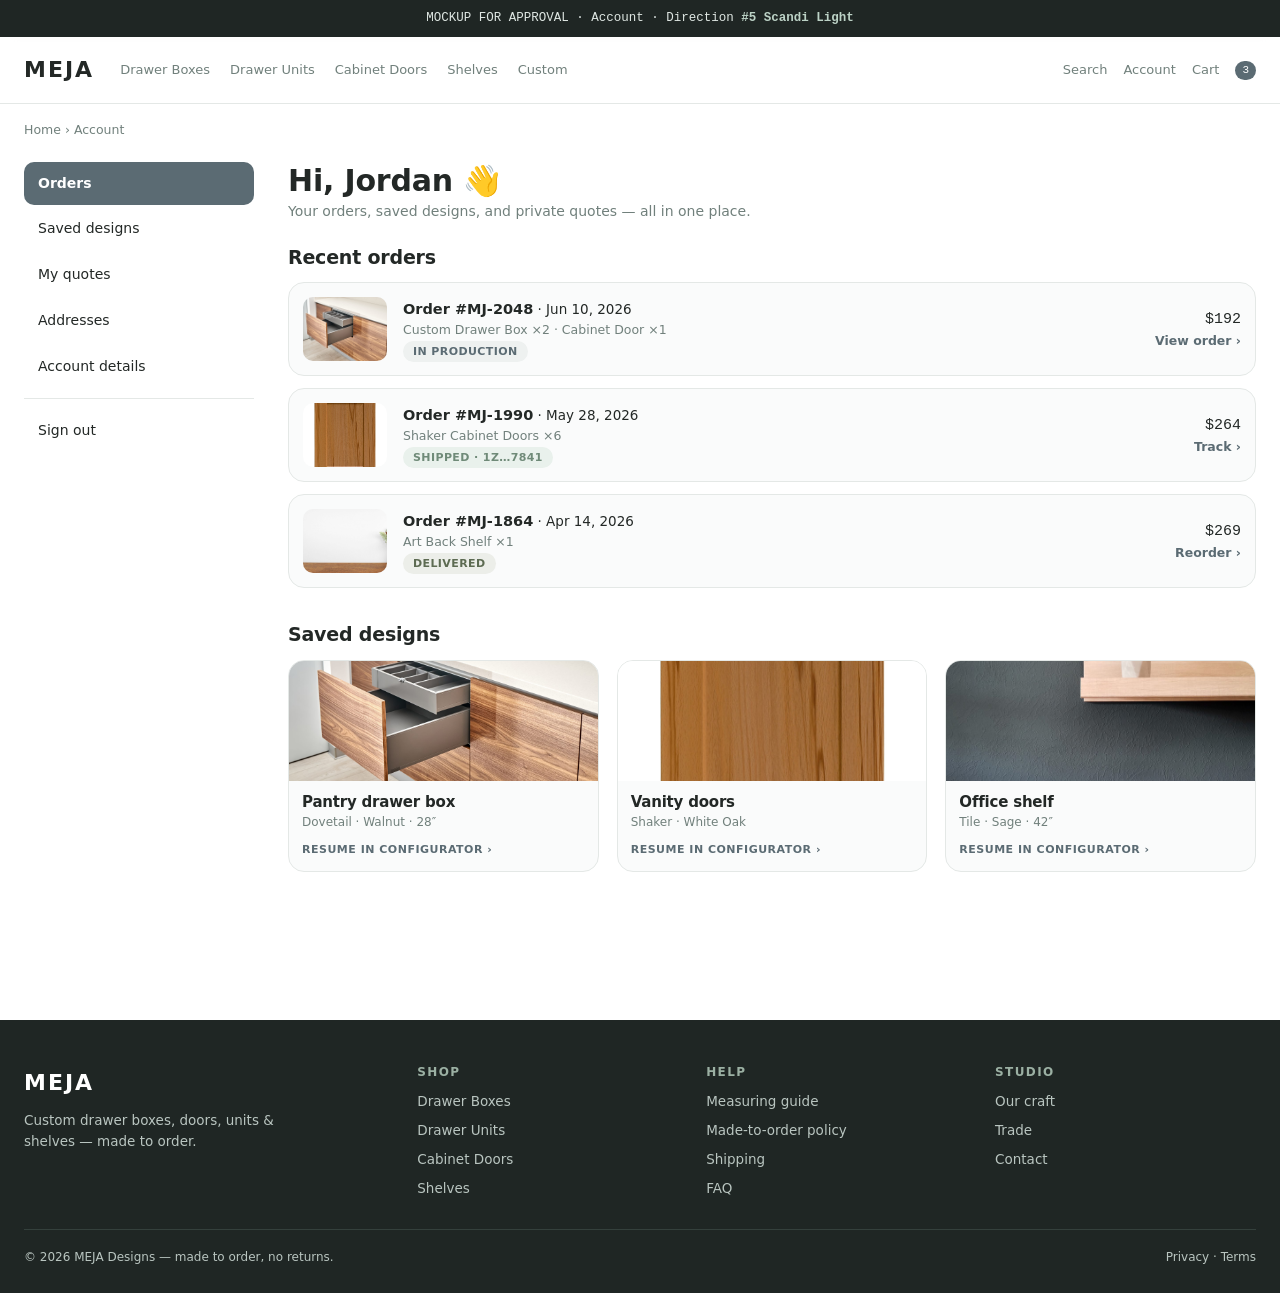
<file: mockups/account.html>
<!DOCTYPE html>
<html lang="en">
<head>
<meta charset="UTF-8" />
<meta name="viewport" content="width=device-width, initial-scale=1.0" />
<title>MEJA — Account (Scandi Light) · mockup</title>
<link rel="stylesheet" href="scandi.css" />
<style>
  .acct{display:grid;grid-template-columns:230px 1fr;gap:34px;padding:18px 0 56px;align-items:start}
  .anav{position:sticky;top:84px;display:flex;flex-direction:column;gap:2px;font-size:14px}
  .anav a{padding:11px 14px;border-radius:10px;color:var(--ink)}
  .anav a.on{background:var(--brand);color:#fff;font-weight:600}
  .anav a:hover:not(.on){background:var(--surface)}
  .anav .sep{height:1px;background:var(--line);margin:8px 0}
  h1.greet{font-size:30px;margin:2px 0 4px}
  .sub{color:var(--muted);font-size:14px;margin-bottom:24px}
  .sec{margin-bottom:36px}
  .sec h2{font-size:19px;margin-bottom:14px}
  .order{display:grid;grid-template-columns:84px 1fr auto;gap:16px;align-items:center;background:var(--surface-2);border:1px solid var(--line);border-radius:var(--radius);padding:14px;margin-bottom:12px}
  .order .th{width:84px;height:64px;border-radius:10px;background-size:cover;background-position:center}
  .order .meta{font-size:13.5px}
  .order .meta b{font-size:14.5px}
  .order .meta .m{color:var(--muted);font-size:12.5px}
  .badge{font-size:11px;font-weight:700;padding:4px 10px;border-radius:999px;text-transform:uppercase;letter-spacing:.4px}
  .badge.prod{background:#eef1f0;color:var(--brand)}
  .badge.ship{background:#e9f1ec;color:var(--accent-deep)}
  .badge.done{background:#eceee9;color:#5d6b52}
  .order .right{text-align:right;font-size:13px}
  .order .right .pr{font-family:var(--mono);font-size:15px}
  .order .right a{color:var(--brand);font-weight:600;font-size:12.5px}
  .saved{display:grid;grid-template-columns:repeat(3,1fr);gap:18px}
  .scard{background:var(--surface-2);border:1px solid var(--line);border-radius:var(--radius);overflow:hidden}
  .scard .img{height:120px;background-size:cover;background-position:center}
  .scard .b{padding:13px}
  .scard h3{font-size:15px;margin-bottom:3px}
  .scard .m{font-size:12px;color:var(--muted)}
  .scard a{display:block;margin-top:9px;font-size:11px;letter-spacing:.5px;text-transform:uppercase;color:var(--brand);font-weight:700}
  @media(max-width:880px){.acct{grid-template-columns:1fr}.anav{position:static;flex-direction:row;flex-wrap:wrap}.saved{grid-template-columns:1fr}}
</style>
</head>
<body>
<div class="anno">MOCKUP FOR APPROVAL · Account · Direction <b>#5 Scandi Light</b></div>
<header class="site"><div class="wrap nav"><div class="logo">MEJA</div><nav class="main"><a href="home.html">Drawer Boxes</a><a href="home.html">Drawer Units</a><a href="home.html">Cabinet Doors</a><a href="home.html">Shelves</a><a href="configurator.html">Custom</a></nav><div class="icons"><span>Search</span><span>Account</span><span>Cart</span><span class="cartdot">3</span></div></div></header>

<div class="wrap">
  <div class="crumbs"><a href="home.html">Home</a> › <span>Account</span></div>
  <div class="acct">
    <nav class="anav" aria-label="Account">
      <a class="on" href="account.html">Orders</a>
      <a href="account.html">Saved designs</a>
      <a href="account-quotes.html">My quotes</a>
      <a href="#">Addresses</a>
      <a href="#">Account details</a>
      <div class="sep"></div>
      <a href="#">Sign out</a>
    </nav>

    <div>
      <h1 class="greet">Hi, Jordan 👋</h1>
      <div class="sub">Your orders, saved designs, and private quotes — all in one place.</div>

      <div class="sec">
        <h2>Recent orders</h2>
        <div class="order">
          <div class="th" style="background-image:url(stock/drawerunit.jpg)"></div>
          <div class="meta"><b>Order #MJ-2048</b> · Jun 10, 2026<div class="m">Custom Drawer Box ×2 · Cabinet Door ×1</div><span class="badge prod">In production</span></div>
          <div class="right"><div class="pr">$192</div><a href="#">View order ›</a></div>
        </div>
        <div class="order">
          <div class="th" style="background-image:url(stock/cabinetdoor.jpg)"></div>
          <div class="meta"><b>Order #MJ-1990</b> · May 28, 2026<div class="m">Shaker Cabinet Doors ×6</div><span class="badge ship">Shipped · 1Z…7841</span></div>
          <div class="right"><div class="pr">$264</div><a href="#">Track ›</a></div>
        </div>
        <div class="order">
          <div class="th" style="background-image:url(stock/shelf-styled.jpg)"></div>
          <div class="meta"><b>Order #MJ-1864</b> · Apr 14, 2026<div class="m">Art Back Shelf ×1</div><span class="badge done">Delivered</span></div>
          <div class="right"><div class="pr">$269</div><a href="#">Reorder ›</a></div>
        </div>
      </div>

      <div class="sec">
        <h2>Saved designs</h2>
        <div class="saved">
          <div class="scard"><div class="img" style="background-image:url(stock/drawerunit.jpg)"></div><div class="b"><h3>Pantry drawer box</h3><div class="m">Dovetail · Walnut · 28″</div><a href="configurator.html">Resume in configurator ›</a></div></div>
          <div class="scard"><div class="img" style="background-image:url(stock/cabinetdoor.jpg)"></div><div class="b"><h3>Vanity doors</h3><div class="m">Shaker · White Oak</div><a href="configurator.html">Resume in configurator ›</a></div></div>
          <div class="scard"><div class="img" style="background-image:url(stock/shelf-dark.jpg)"></div><div class="b"><h3>Office shelf</h3><div class="m">Tile · Sage · 42″</div><a href="configurator.html">Resume in configurator ›</a></div></div>
        </div>
      </div>
    </div>
  </div>
</div>

<footer class="site"><div class="wrap">
  <div class="fcols">
    <div><div class="logo">MEJA</div><p style="font-size:13.5px;max-width:32ch;margin-top:10px">Custom drawer boxes, doors, units &amp; shelves — made to order.</p></div>
    <div><h4>Shop</h4><ul><li><a href="#">Drawer Boxes</a></li><li><a href="#">Drawer Units</a></li><li><a href="#">Cabinet Doors</a></li><li><a href="#">Shelves</a></li></ul></div>
    <div><h4>Help</h4><ul><li><a href="#">Measuring guide</a></li><li><a href="#">Made-to-order policy</a></li><li><a href="#">Shipping</a></li><li><a href="#">FAQ</a></li></ul></div>
    <div><h4>Studio</h4><ul><li><a href="#">Our craft</a></li><li><a href="#">Trade</a></li><li><a href="#">Contact</a></li></ul></div>
  </div>
  <div class="legal"><span>© 2026 MEJA Designs — made to order, no returns.</span><span>Privacy · Terms</span></div>
</div></footer>
</body>
</html>
</file>
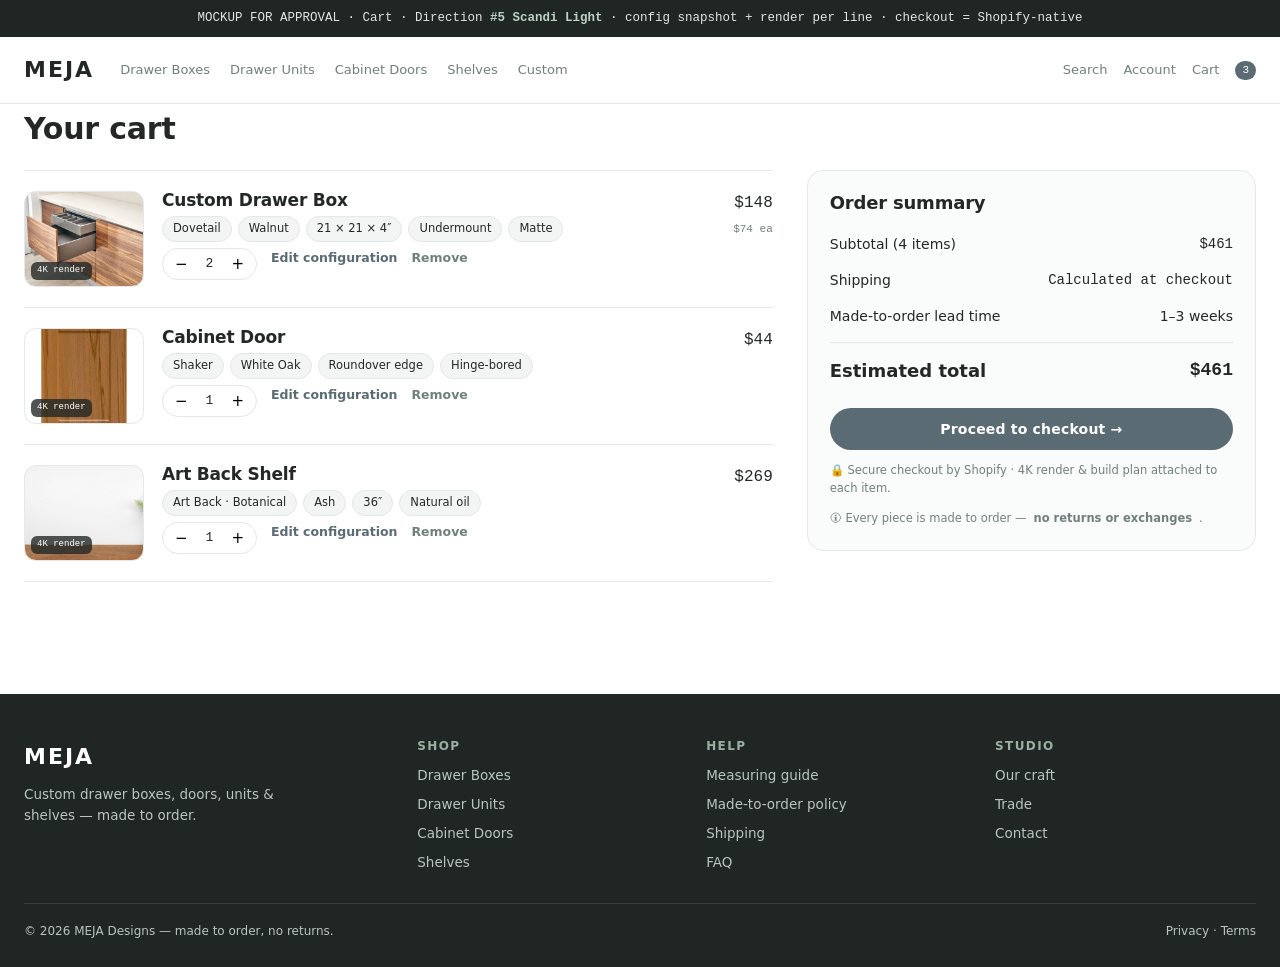
<file: mockups/cart.html>
<!DOCTYPE html>
<html lang="en">
<head>
<meta charset="UTF-8" />
<meta name="viewport" content="width=device-width, initial-scale=1.0" />
<title>MEJA — Cart (Scandi Light) · mockup</title>
<link rel="stylesheet" href="scandi.css" />
<style>
  .carttitle{font-size:30px;padding:8px 0 18px}
  .cartwrap{display:grid;grid-template-columns:1.5fr .9fr;gap:34px;padding:6px 0 56px;align-items:start}
  .line{display:grid;grid-template-columns:120px 1fr auto;gap:18px;padding:20px 0;border-top:1px solid var(--line)}
  .line .thumb{width:120px;height:96px;border-radius:12px;background-size:cover;background-position:center;border:1px solid var(--line);position:relative}
  .line .thumb .k{position:absolute;bottom:6px;left:6px;background:rgba(31,38,36,.78);color:#fff;font-size:9px;font-family:var(--mono);padding:2px 6px;border-radius:6px}
  .line h3{font-size:17px;margin-bottom:5px}
  .chips{display:flex;gap:6px;flex-wrap:wrap;margin:6px 0}
  .chips span{background:var(--surface);border:1px solid var(--line);border-radius:999px;padding:3px 10px;font-size:11.5px;color:var(--ink)}
  .lineactions{display:flex;gap:14px;font-size:12.5px;margin-top:6px}
  .lineactions a{color:var(--brand);font-weight:600}
  .lineactions a.rm{color:var(--muted)}
  .qty{display:inline-flex;align-items:center;border:1.5px solid var(--line);border-radius:999px;overflow:hidden}
  .qty button{border:none;background:none;padding:6px 12px;cursor:pointer;font-size:15px;font-family:var(--text)}
  .qty span{padding:0 6px;font-family:var(--mono);font-size:13px}
  .lineprice{font-family:var(--mono);font-size:16px;text-align:right;white-space:nowrap}
  .summary{position:sticky;top:84px;background:var(--surface-2);border:1px solid var(--line);border-radius:var(--radius);padding:22px}
  .summary h3{font-size:18px;margin-bottom:14px}
  .srow{display:flex;justify-content:space-between;font-size:14px;padding:7px 0}
  .srow.total{border-top:1px solid var(--line);margin-top:8px;padding-top:14px;font-size:18px;font-weight:600}
  .srow .mono{font-family:var(--mono)}
  .checkout{margin-top:16px}
  .trustline{font-size:11.5px;color:var(--muted);margin-top:12px;display:flex;gap:7px}
  @media(max-width:880px){.cartwrap{grid-template-columns:1fr}.summary{position:static}.line{grid-template-columns:90px 1fr}.line .thumb{width:90px;height:74px}.lineprice{grid-column:2;text-align:left}}
</style>
</head>
<body>
<div class="anno">MOCKUP FOR APPROVAL · Cart · Direction <b>#5 Scandi Light</b> · config snapshot + render per line · checkout = Shopify-native</div>
<header class="site"><div class="wrap nav"><div class="logo">MEJA</div><nav class="main"><a href="home.html">Drawer Boxes</a><a href="home.html">Drawer Units</a><a href="home.html">Cabinet Doors</a><a href="home.html">Shelves</a><a href="configurator.html">Custom</a></nav><div class="icons"><span>Search</span><span>Account</span><span>Cart</span><span class="cartdot">3</span></div></div></header>

<div class="wrap">
  <h1 class="carttitle">Your cart</h1>
  <div class="cartwrap">
    <div class="lines">
      <div class="line">
        <div class="thumb" style="background-image:url(stock/drawerunit.jpg)"><span class="k">4K render</span></div>
        <div>
          <h3>Custom Drawer Box</h3>
          <div class="chips"><span>Dovetail</span><span>Walnut</span><span>21 × 21 × 4″</span><span>Undermount</span><span>Matte</span></div>
          <div class="lineactions"><div class="qty"><button>−</button><span>2</span><button>+</button></div><a href="configurator.html">Edit configuration</a><a class="rm" href="#">Remove</a></div>
        </div>
        <div class="lineprice">$148<br><span style="font-size:11px;color:var(--muted)">$74 ea</span></div>
      </div>

      <div class="line">
        <div class="thumb" style="background-image:url(stock/cabinetdoor.jpg)"><span class="k">4K render</span></div>
        <div>
          <h3>Cabinet Door</h3>
          <div class="chips"><span>Shaker</span><span>White Oak</span><span>Roundover edge</span><span>Hinge-bored</span></div>
          <div class="lineactions"><div class="qty"><button>−</button><span>1</span><button>+</button></div><a href="configurator.html">Edit configuration</a><a class="rm" href="#">Remove</a></div>
        </div>
        <div class="lineprice">$44</div>
      </div>

      <div class="line" style="border-bottom:1px solid var(--line)">
        <div class="thumb" style="background-image:url(stock/shelf-styled.jpg)"><span class="k">4K render</span></div>
        <div>
          <h3>Art Back Shelf</h3>
          <div class="chips"><span>Art Back · Botanical</span><span>Ash</span><span>36″</span><span>Natural oil</span></div>
          <div class="lineactions"><div class="qty"><button>−</button><span>1</span><button>+</button></div><a href="configurator.html">Edit configuration</a><a class="rm" href="#">Remove</a></div>
        </div>
        <div class="lineprice">$269</div>
      </div>
    </div>

    <aside class="summary">
      <h3>Order summary</h3>
      <div class="srow"><span>Subtotal (4 items)</span><span class="mono">$461</span></div>
      <div class="srow"><span>Shipping</span><span class="mono">Calculated at checkout</span></div>
      <div class="srow"><span>Made-to-order lead time</span><span>1–3 weeks</span></div>
      <div class="srow total"><span>Estimated total</span><span class="mono">$461</span></div>
      <button class="btn block checkout">Proceed to checkout →</button>
      <div class="trustline">🔒 Secure checkout by Shopify · 4K render &amp; build plan attached to each item.</div>
      <div class="trustline">🛈 Every piece is made to order — <b>no returns or exchanges</b>.</div>
    </aside>
  </div>
</div>

<footer class="site"><div class="wrap">
  <div class="fcols">
    <div><div class="logo">MEJA</div><p style="font-size:13.5px;max-width:32ch;margin-top:10px">Custom drawer boxes, doors, units &amp; shelves — made to order.</p></div>
    <div><h4>Shop</h4><ul><li><a href="#">Drawer Boxes</a></li><li><a href="#">Drawer Units</a></li><li><a href="#">Cabinet Doors</a></li><li><a href="#">Shelves</a></li></ul></div>
    <div><h4>Help</h4><ul><li><a href="#">Measuring guide</a></li><li><a href="#">Made-to-order policy</a></li><li><a href="#">Shipping</a></li><li><a href="#">FAQ</a></li></ul></div>
    <div><h4>Studio</h4><ul><li><a href="#">Our craft</a></li><li><a href="#">Trade</a></li><li><a href="#">Contact</a></li></ul></div>
  </div>
  <div class="legal"><span>© 2026 MEJA Designs — made to order, no returns.</span><span>Privacy · Terms</span></div>
</div></footer>
</body>
</html>
</file>
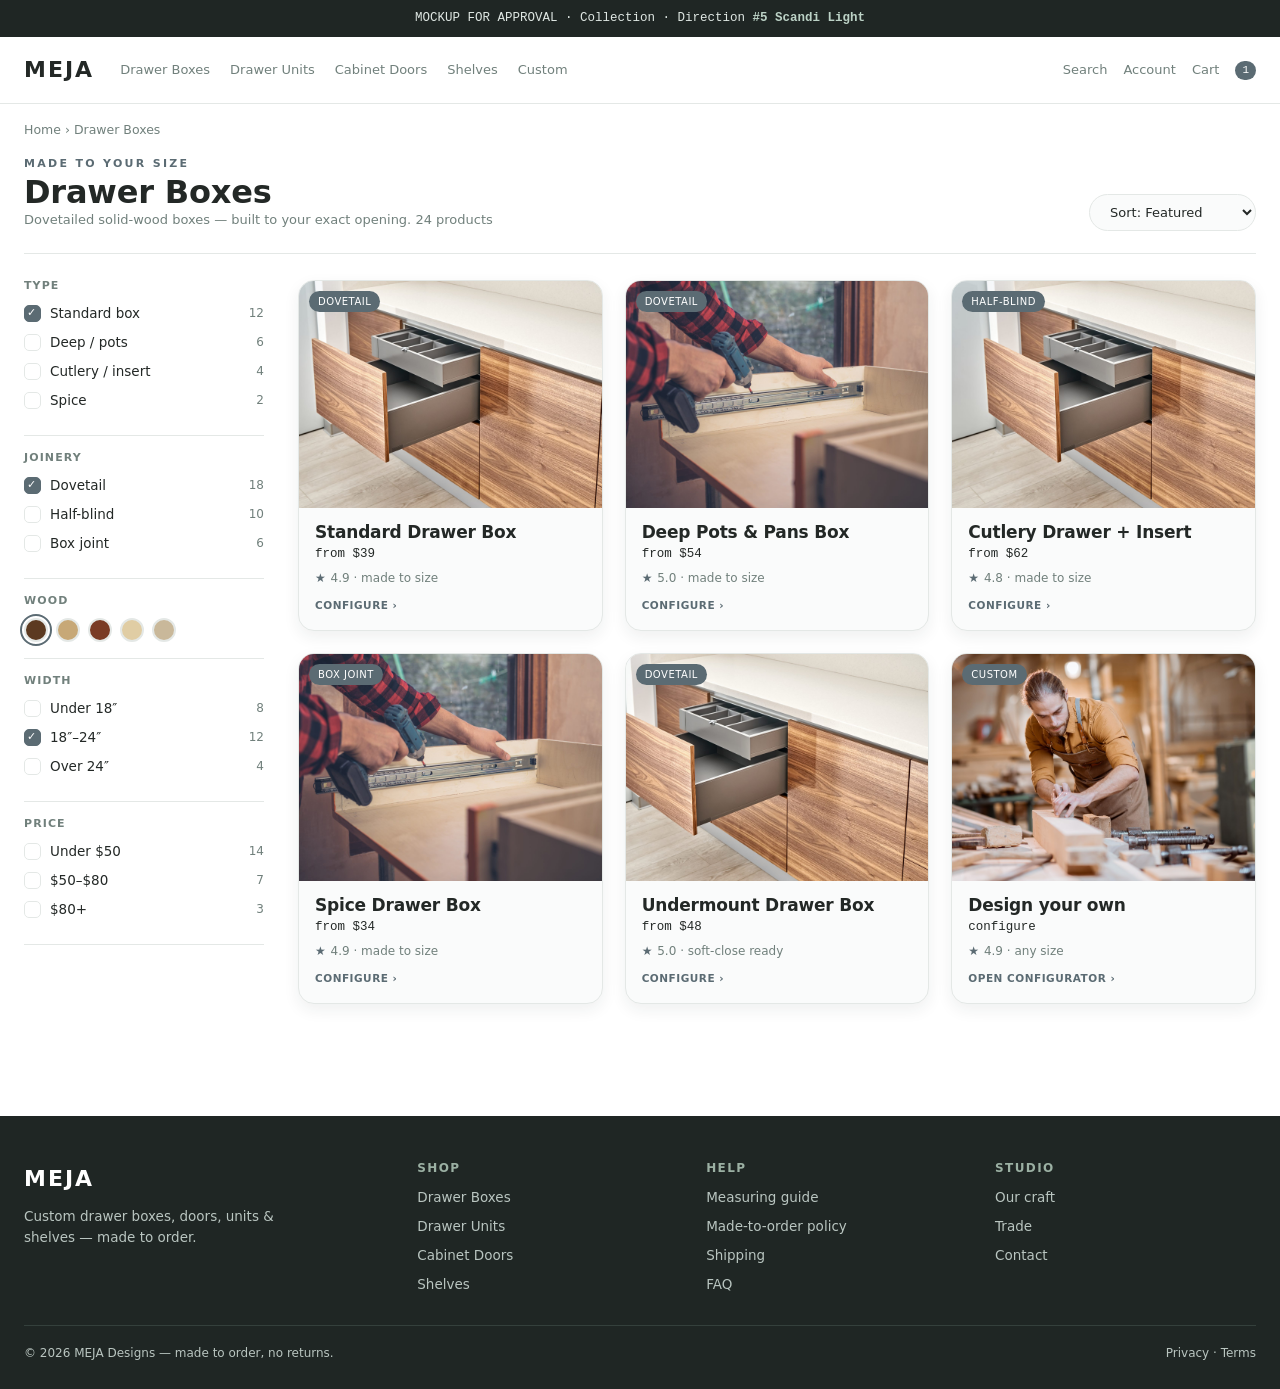
<file: mockups/collection.html>
<!DOCTYPE html>
<html lang="en">
<head>
<meta charset="UTF-8" />
<meta name="viewport" content="width=device-width, initial-scale=1.0" />
<title>MEJA — Collection (Scandi Light) · mockup</title>
<link rel="stylesheet" href="scandi.css" />
<style>
  .titlebar{display:flex;justify-content:space-between;align-items:flex-end;gap:16px;flex-wrap:wrap;padding:6px 0 22px;border-bottom:1px solid var(--line)}
  .titlebar h1{font-size:32px}
  .titlebar .meta{font-size:13px;color:var(--muted)}
  .sort{border:1.5px solid var(--line);background:var(--surface-2);border-radius:999px;padding:9px 16px;font-size:13px;font-family:var(--text);color:var(--ink)}
  .collection{display:grid;grid-template-columns:240px 1fr;gap:34px;padding:26px 0 56px}
  .filters{position:sticky;top:84px;align-self:start;font-size:13.5px}
  .fgroup{padding:16px 0;border-bottom:1px solid var(--line)}
  .fgroup:first-child{padding-top:0}
  .fgroup h4{font-size:11px;letter-spacing:1.1px;text-transform:uppercase;color:var(--muted);margin:0 0 11px;font-family:var(--text);font-weight:700}
  .fopt{display:flex;align-items:center;gap:9px;margin:8px 0;color:var(--ink);cursor:pointer}
  .fopt .box{width:17px;height:17px;border:1.5px solid var(--line);border-radius:5px;flex:none}
  .fopt.on .box{background:var(--brand);border-color:var(--brand);position:relative}
  .fopt.on .box::after{content:"✓";color:#fff;font-size:11px;position:absolute;top:-2px;left:2px}
  .fopt .c{margin-left:auto;color:var(--muted);font-size:12px}
  .swrow{display:flex;gap:8px;flex-wrap:wrap}
  .swrow i{width:24px;height:24px;border-radius:999px;border:2px solid var(--line);display:inline-block}
  .swrow i.on{outline:2px solid var(--brand);outline-offset:2px}
  .grid{display:grid;grid-template-columns:repeat(3,1fr);gap:22px}
  @media(max-width:880px){.collection{grid-template-columns:1fr}.filters{position:static}.grid{grid-template-columns:1fr 1fr}}
</style>
</head>
<body>
<div class="anno">MOCKUP FOR APPROVAL · Collection · Direction <b>#5 Scandi Light</b></div>
<header class="site"><div class="wrap nav"><div class="logo">MEJA</div><nav class="main"><a href="home.html">Drawer Boxes</a><a href="home.html">Drawer Units</a><a href="home.html">Cabinet Doors</a><a href="home.html">Shelves</a><a href="configurator.html">Custom</a></nav><div class="icons"><span>Search</span><span>Account</span><span>Cart</span><span class="cartdot">1</span></div></div></header>

<div class="wrap">
  <div class="crumbs"><a href="home.html">Home</a> › <span>Drawer Boxes</span></div>
  <div class="titlebar">
    <div><span class="eyebrow">Made to your size</span><h1>Drawer Boxes</h1><div class="meta">Dovetailed solid-wood boxes — built to your exact opening. 24 products</div></div>
    <select class="sort" aria-label="Sort"><option>Sort: Featured</option><option>Price: low to high</option><option>Top rated</option><option>Newest</option></select>
  </div>

  <div class="collection">
    <aside class="filters" aria-label="Filters">
      <div class="fgroup"><h4>Type</h4>
        <div class="fopt on"><span class="box"></span> Standard box <span class="c">12</span></div>
        <div class="fopt"><span class="box"></span> Deep / pots <span class="c">6</span></div>
        <div class="fopt"><span class="box"></span> Cutlery / insert <span class="c">4</span></div>
        <div class="fopt"><span class="box"></span> Spice <span class="c">2</span></div>
      </div>
      <div class="fgroup"><h4>Joinery</h4>
        <div class="fopt on"><span class="box"></span> Dovetail <span class="c">18</span></div>
        <div class="fopt"><span class="box"></span> Half-blind <span class="c">10</span></div>
        <div class="fopt"><span class="box"></span> Box joint <span class="c">6</span></div>
      </div>
      <div class="fgroup"><h4>Wood</h4>
        <div class="swrow"><i class="on" style="background:#5c3a21" title="Walnut"></i><i style="background:#c7a877" title="White Oak"></i><i style="background:#7a3b25" title="Cherry"></i><i style="background:#e0cda4" title="Maple"></i><i style="background:#c9b89a" title="Ash"></i></div>
      </div>
      <div class="fgroup"><h4>Width</h4>
        <div class="fopt"><span class="box"></span> Under 18″ <span class="c">8</span></div>
        <div class="fopt on"><span class="box"></span> 18″–24″ <span class="c">12</span></div>
        <div class="fopt"><span class="box"></span> Over 24″ <span class="c">4</span></div>
      </div>
      <div class="fgroup"><h4>Price</h4>
        <div class="fopt"><span class="box"></span> Under $50 <span class="c">14</span></div>
        <div class="fopt"><span class="box"></span> $50–$80 <span class="c">7</span></div>
        <div class="fopt"><span class="box"></span> $80+ <span class="c">3</span></div>
      </div>
    </aside>

    <div class="grid">
      <a class="pcard" href="product.html"><div class="img" style="background-image:url(stock/drawerunit.jpg)"><span class="tag">Dovetail</span></div><div class="b"><h3>Standard Drawer Box</h3><div class="price">from $39</div><div class="rate"><span class="stars">★</span> 4.9 · made to size</div><span class="cfg">Configure ›</span></div></a>
      <a class="pcard" href="product.html"><div class="img" style="background-image:url(stock/drawerbox.jpg);background-position:center 40%"><span class="tag">Dovetail</span></div><div class="b"><h3>Deep Pots &amp; Pans Box</h3><div class="price">from $54</div><div class="rate"><span class="stars">★</span> 5.0 · made to size</div><span class="cfg">Configure ›</span></div></a>
      <a class="pcard" href="product.html"><div class="img" style="background-image:url(stock/drawerunit.jpg);background-position:left center"><span class="tag">Half-blind</span></div><div class="b"><h3>Cutlery Drawer + Insert</h3><div class="price">from $62</div><div class="rate"><span class="stars">★</span> 4.8 · made to size</div><span class="cfg">Configure ›</span></div></a>
      <a class="pcard" href="product.html"><div class="img" style="background-image:url(stock/drawerbox.jpg)"><span class="tag">Box joint</span></div><div class="b"><h3>Spice Drawer Box</h3><div class="price">from $34</div><div class="rate"><span class="stars">★</span> 4.9 · made to size</div><span class="cfg">Configure ›</span></div></a>
      <a class="pcard" href="product.html"><div class="img" style="background-image:url(stock/drawerunit.jpg);background-position:right center"><span class="tag">Dovetail</span></div><div class="b"><h3>Undermount Drawer Box</h3><div class="price">from $48</div><div class="rate"><span class="stars">★</span> 5.0 · soft-close ready</div><span class="cfg">Configure ›</span></div></a>
      <a class="pcard" href="configurator.html"><div class="img" style="background-image:url(stock/workshop.jpg)"><span class="tag">Custom</span></div><div class="b"><h3>Design your own</h3><div class="price">configure</div><div class="rate"><span class="stars">★</span> 4.9 · any size</div><span class="cfg">Open configurator ›</span></div></a>
    </div>
  </div>
</div>

<footer class="site"><div class="wrap">
  <div class="fcols">
    <div><div class="logo">MEJA</div><p style="font-size:13.5px;max-width:32ch;margin-top:10px">Custom drawer boxes, doors, units &amp; shelves — made to order.</p></div>
    <div><h4>Shop</h4><ul><li><a href="#">Drawer Boxes</a></li><li><a href="#">Drawer Units</a></li><li><a href="#">Cabinet Doors</a></li><li><a href="#">Shelves</a></li></ul></div>
    <div><h4>Help</h4><ul><li><a href="#">Measuring guide</a></li><li><a href="#">Made-to-order policy</a></li><li><a href="#">Shipping</a></li><li><a href="#">FAQ</a></li></ul></div>
    <div><h4>Studio</h4><ul><li><a href="#">Our craft</a></li><li><a href="#">Trade</a></li><li><a href="#">Contact</a></li></ul></div>
  </div>
  <div class="legal"><span>© 2026 MEJA Designs — made to order, no returns.</span><span>Privacy · Terms</span></div>
</div></footer>
</body>
</html>
</file>
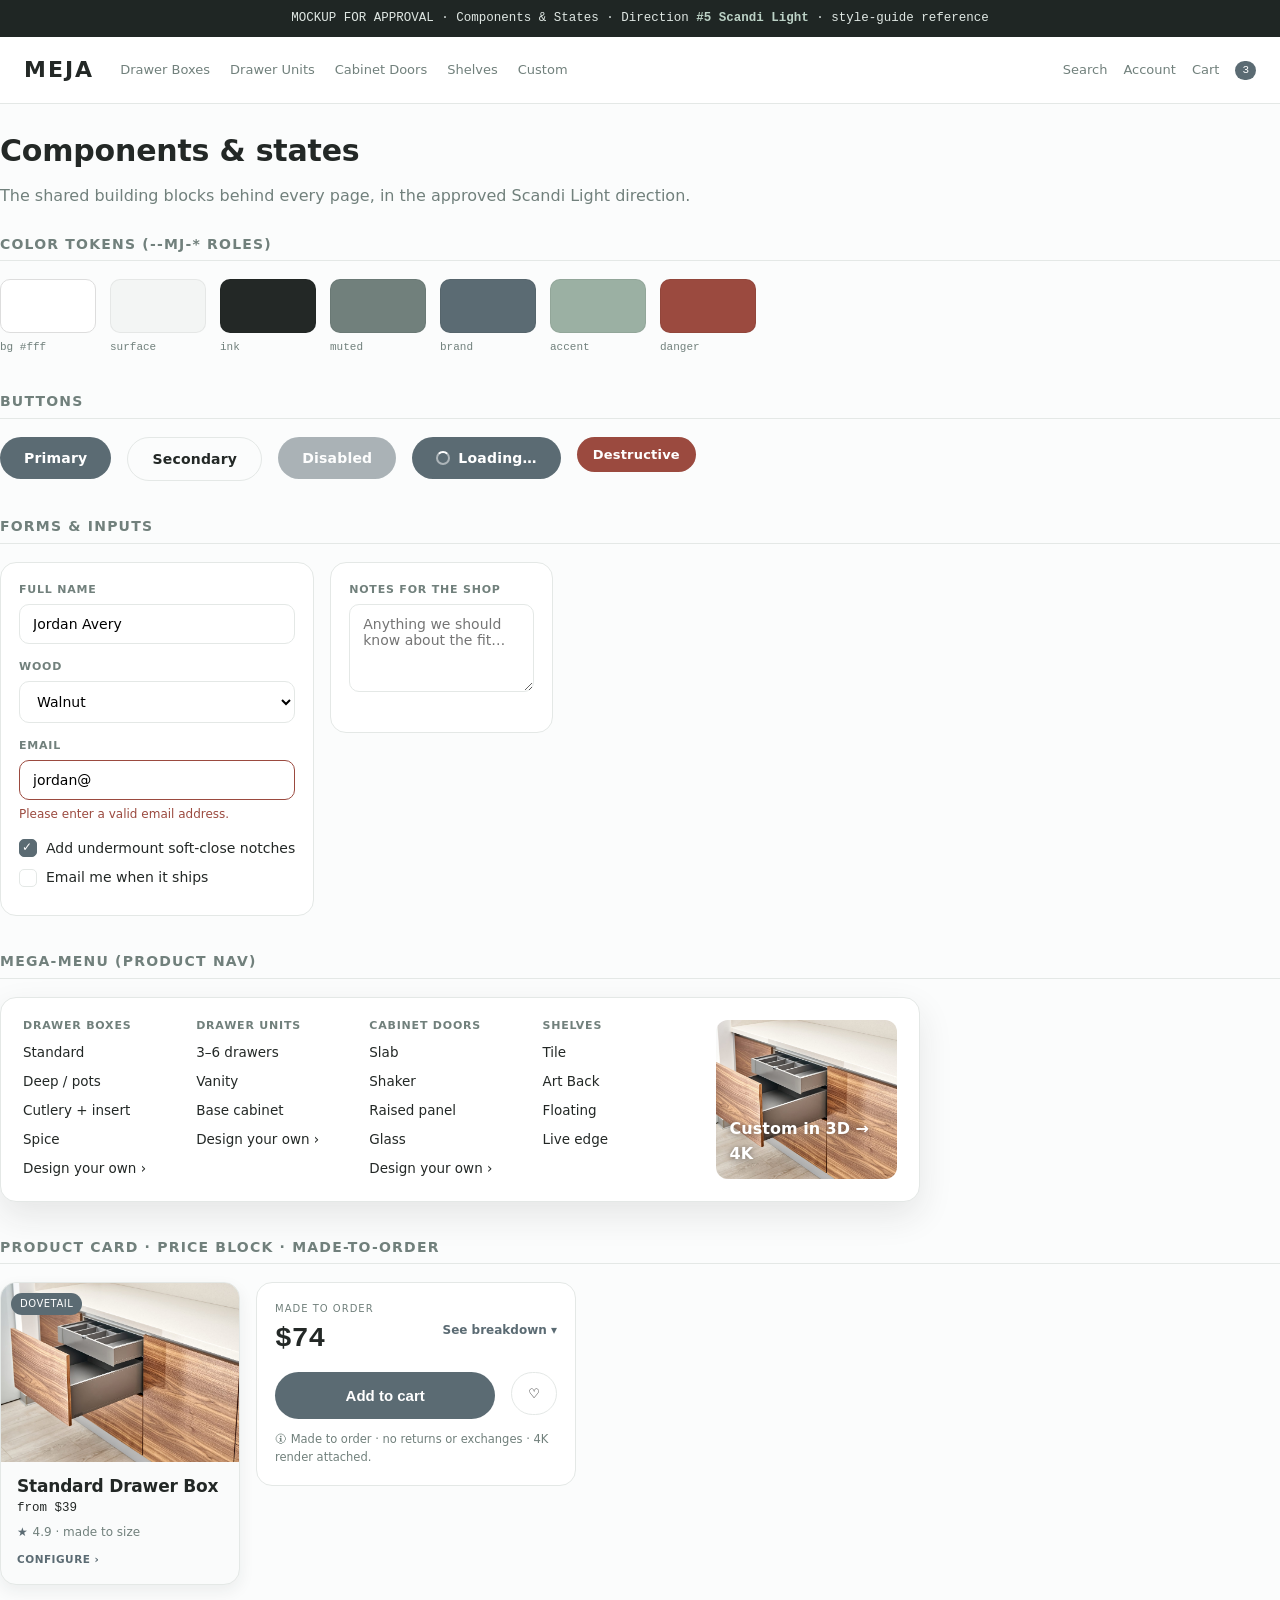
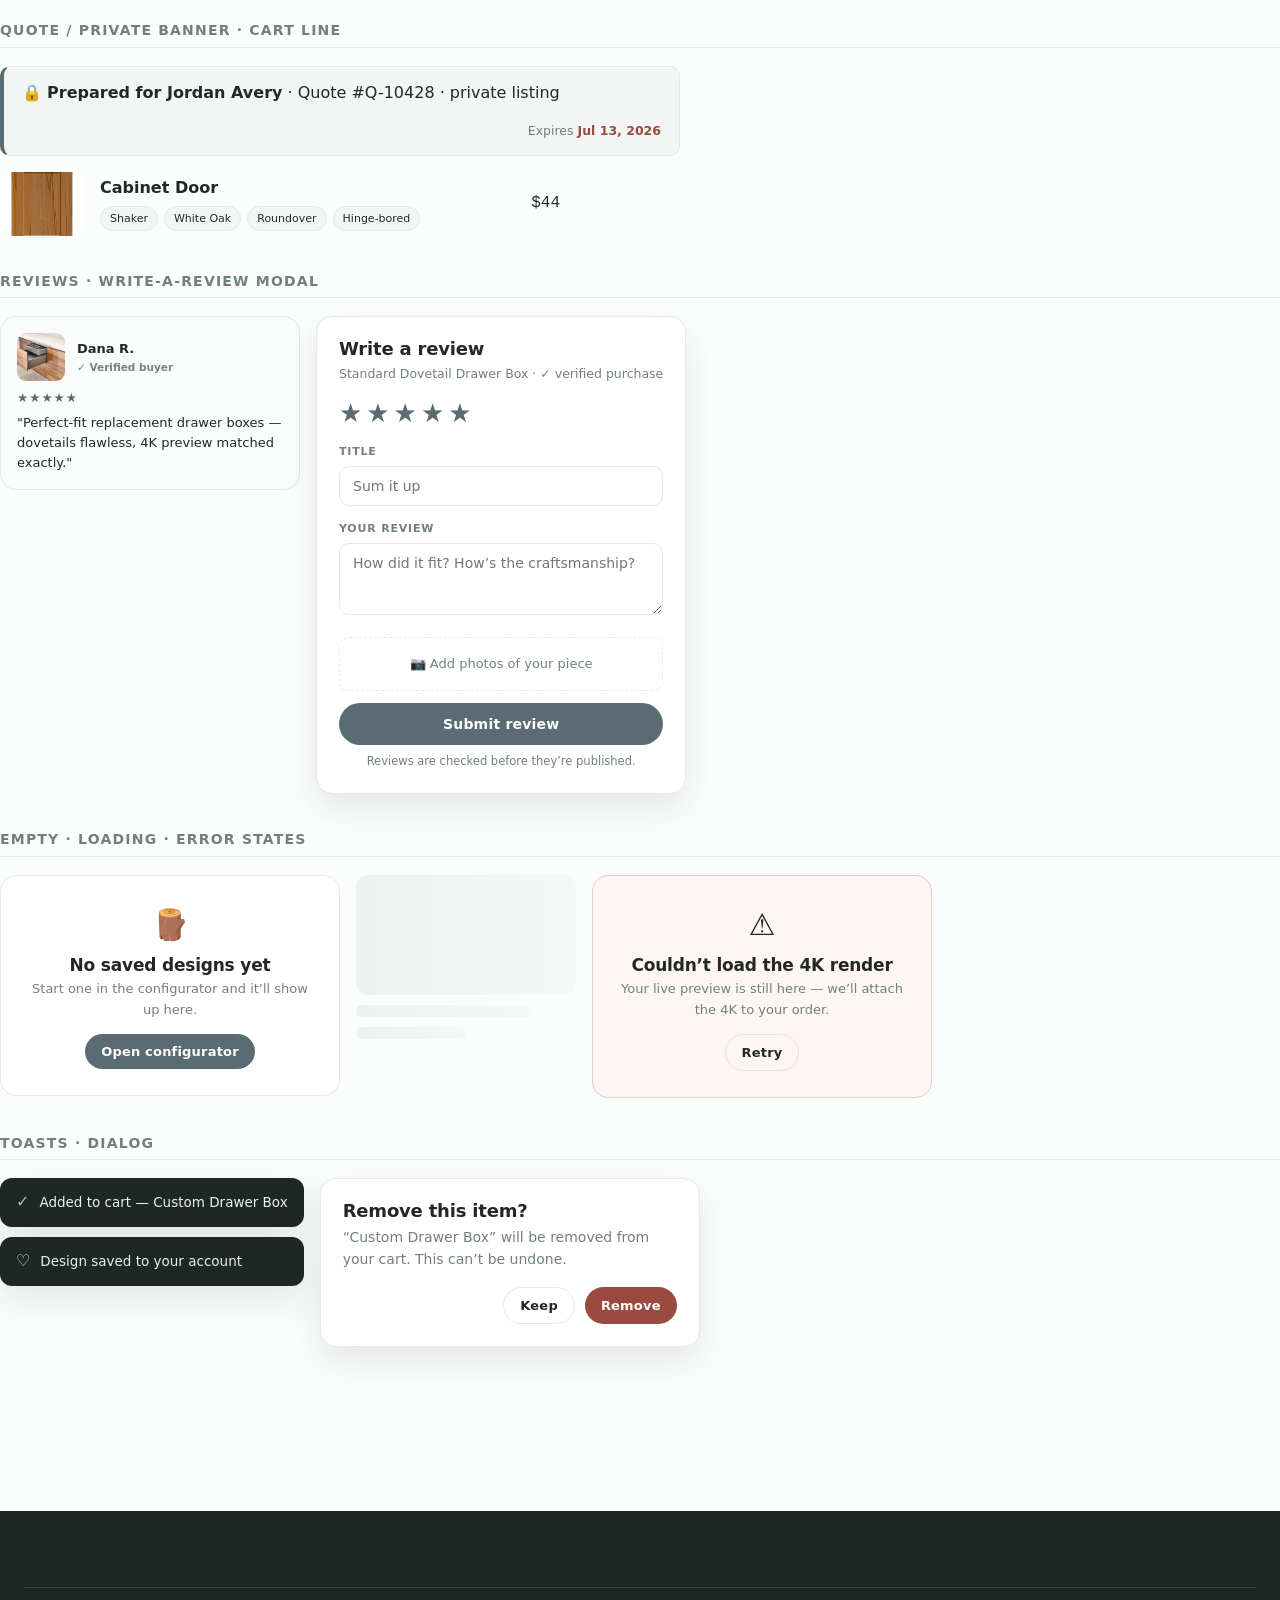
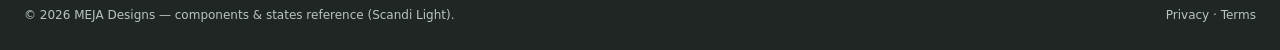
<file: mockups/components.html>
<!DOCTYPE html>
<html lang="en">
<head>
<meta charset="UTF-8" />
<meta name="viewport" content="width=device-width, initial-scale=1.0" />
<title>MEJA — Components &amp; States (Scandi Light) · mockup</title>
<link rel="stylesheet" href="scandi.css" />
<style>
  body{background:#fbfcfc}
  .sheet{padding:30px 0 70px}
  .grp{margin-bottom:38px}
  .grp > h2{font-size:14px;letter-spacing:1.2px;text-transform:uppercase;color:var(--muted);border-bottom:1px solid var(--line);padding-bottom:8px;margin-bottom:18px}
  .row{display:flex;gap:16px;flex-wrap:wrap;align-items:flex-start}
  .card{background:#fff;border:1px solid var(--line);border-radius:var(--radius);padding:18px}
  /* tokens */
  .tok{display:flex;gap:14px;flex-wrap:wrap}
  .tok .sw{width:96px}
  .tok .sw .c{height:54px;border-radius:10px;border:1px solid rgba(0,0,0,.06)}
  .tok .sw small{font-size:11px;color:var(--muted);display:block;margin-top:6px;font-family:var(--mono)}
  /* forms */
  .field{margin-bottom:14px;max-width:320px}
  .field label{font-size:11px;letter-spacing:.8px;text-transform:uppercase;color:var(--muted);font-weight:700;display:block;margin-bottom:6px}
  .field input,.field select,.field textarea{width:100%;padding:11px 13px;border:1.5px solid var(--line);border-radius:10px;font-size:14px;font-family:var(--text);background:#fff}
  .field input:focus,.field select:focus,.field textarea:focus{outline:3px solid var(--accent);outline-offset:1px;border-color:var(--brand)}
  .field.err input{border-color:var(--danger)}
  .field .msg{font-size:12px;color:var(--danger);margin-top:5px}
  .check{display:flex;align-items:center;gap:9px;font-size:14px;margin:8px 0}
  .check .box{width:18px;height:18px;border:1.5px solid var(--line);border-radius:5px}
  .check.on .box{background:var(--brand);border-color:var(--brand);position:relative}
  .check.on .box::after{content:"✓";color:#fff;font-size:12px;position:absolute;top:-2px;left:2px}
  /* mega menu */
  .mega{border:1px solid var(--line);border-radius:var(--radius);background:#fff;box-shadow:var(--shadow);padding:22px;display:grid;grid-template-columns:repeat(4,1fr) 1.2fr;gap:22px;max-width:920px}
  .mega h4{font-size:11px;letter-spacing:.8px;text-transform:uppercase;color:var(--muted);margin:0 0 10px}
  .mega ul{list-style:none;padding:0;margin:0;display:flex;flex-direction:column;gap:8px;font-size:13.5px}
  .mega .promo{background:url(stock/drawerunit.jpg) center/cover;border-radius:12px;min-height:150px;position:relative;color:#fff}
  .mega .promo span{position:absolute;left:14px;bottom:12px;font-weight:600;text-shadow:0 1px 6px rgba(0,0,0,.5)}
  /* price block */
  .priceblk{max-width:320px}
  .priceblk .pl{display:flex;justify-content:space-between;align-items:center}
  .priceblk .amt{font-family:var(--mono);font-size:28px;font-weight:700}
  .priceblk .lbl{font-size:10px;letter-spacing:1px;text-transform:uppercase;color:var(--muted)}
  /* quote banner */
  .qb{background:var(--surface);border:1px solid var(--line);border-left:4px solid var(--brand);border-radius:var(--radius-sm);padding:14px 18px;display:flex;gap:16px;align-items:center;flex-wrap:wrap;max-width:680px}
  .qb .exp{margin-left:auto;font-size:12.5px;color:var(--muted)}.qb .exp b{color:var(--danger)}
  /* cart line */
  .cl{display:grid;grid-template-columns:84px 1fr auto;gap:16px;align-items:center;max-width:560px}
  .cl .th{width:84px;height:64px;border-radius:10px;background:url(stock/cabinetdoor.jpg) center/cover}
  .cl .chips{display:flex;gap:6px;flex-wrap:wrap;margin-top:5px}
  .cl .chips span{background:var(--surface);border:1px solid var(--line);border-radius:999px;padding:3px 9px;font-size:11px}
  .cl .pr{font-family:var(--mono)}
  /* review + modal */
  .modal{max-width:420px;border:1px solid var(--line);border-radius:var(--radius);background:#fff;box-shadow:var(--shadow);padding:22px}
  .modal h3{font-size:18px;margin-bottom:4px}
  .modal .star-input{font-size:26px;color:var(--brand);letter-spacing:4px;margin:10px 0}
  .modal .drop{border:1.5px dashed var(--line);border-radius:10px;padding:16px;text-align:center;color:var(--muted);font-size:13px;margin:12px 0}
  /* states */
  .skel{background:linear-gradient(90deg,#eef1f0,#f6f8f7,#eef1f0);background-size:200% 100%;animation:sh 1.3s infinite;border-radius:8px}
  @keyframes sh{0%{background-position:200% 0}100%{background-position:-200% 0}}
  .skcard{width:220px}
  .skcard .img{height:120px;border-radius:12px}
  .skcard .l{height:12px;margin-top:10px}
  .empty,.error{max-width:340px;text-align:center;padding:26px;border:1px solid var(--line);border-radius:var(--radius);background:#fff}
  .empty .ic,.error .ic{font-size:30px}
  .error{border-color:#e7cdc7;background:#fdf6f4}
  /* toasts + dialog */
  .toast{display:flex;align-items:center;gap:10px;background:#1f2624;color:#eaf0ed;border-radius:12px;padding:12px 16px;font-size:13.5px;max-width:360px;box-shadow:var(--shadow)}
  .toast.ok .d{color:#8fd0a6}.toast .d{font-size:16px}
  .dialog{max-width:380px;border:1px solid var(--line);border-radius:var(--radius);background:#fff;box-shadow:var(--shadow);padding:22px}
  .dialog h3{font-size:18px;margin-bottom:6px}
  .dialog p{font-size:14px;color:var(--muted);margin:0 0 16px}
  .dialog .acts{display:flex;gap:10px;justify-content:flex-end}
  .btn.sm{padding:10px 16px;font-size:13px}
  .btn.danger{background:var(--danger)}
</style>
</head>
<body>
<div class="anno">MOCKUP FOR APPROVAL · Components &amp; States · Direction <b>#5 Scandi Light</b> · style-guide reference</div>
<header class="site"><div class="wrap nav"><div class="logo">MEJA</div><nav class="main"><a href="home.html">Drawer Boxes</a><a href="home.html">Drawer Units</a><a href="home.html">Cabinet Doors</a><a href="home.html">Shelves</a><a href="configurator.html">Custom</a></nav><div class="icons"><span>Search</span><span>Account</span><span>Cart</span><span class="cartdot">3</span></div></div></header>

<div class="wrap sheet">
  <h1 style="font-size:30px;margin-bottom:6px">Components &amp; states</h1>
  <p class="muted" style="margin-bottom:28px">The shared building blocks behind every page, in the approved Scandi Light direction.</p>

  <div class="grp"><h2>Color tokens (--mj-* roles)</h2><div class="tok">
    <div class="sw"><div class="c" style="background:#fff;border:1px solid #ddd"></div><small>bg #fff</small></div>
    <div class="sw"><div class="c" style="background:#f3f5f4"></div><small>surface</small></div>
    <div class="sw"><div class="c" style="background:#232826"></div><small>ink</small></div>
    <div class="sw"><div class="c" style="background:#71807c"></div><small>muted</small></div>
    <div class="sw"><div class="c" style="background:#5b6b73"></div><small>brand</small></div>
    <div class="sw"><div class="c" style="background:#9bb0a3"></div><small>accent</small></div>
    <div class="sw"><div class="c" style="background:#9b4a3f"></div><small>danger</small></div>
  </div></div>

  <div class="grp"><h2>Buttons</h2><div class="row">
    <button class="btn">Primary</button>
    <button class="btn ghost">Secondary</button>
    <button class="btn" style="opacity:.5;cursor:not-allowed">Disabled</button>
    <button class="btn"><span style="display:inline-block;width:14px;height:14px;border:2px solid rgba(255,255,255,.5);border-top-color:#fff;border-radius:999px;animation:sh 0s"></span> Loading…</button>
    <button class="btn danger sm">Destructive</button>
  </div></div>

  <div class="grp"><h2>Forms &amp; inputs</h2><div class="row">
    <div class="card">
      <div class="field"><label>Full name</label><input value="Jordan Avery" /></div>
      <div class="field"><label>Wood</label><select><option>Walnut</option><option>White Oak</option><option>Cherry</option></select></div>
      <div class="field err"><label>Email</label><input value="jordan@" /><div class="msg">Please enter a valid email address.</div></div>
      <div class="check on"><span class="box"></span> Add undermount soft-close notches</div>
      <div class="check"><span class="box"></span> Email me when it ships</div>
    </div>
    <div class="card" style="max-width:360px"><div class="field" style="max-width:none"><label>Notes for the shop</label><textarea rows="4" placeholder="Anything we should know about the fit…"></textarea></div></div>
  </div></div>

  <div class="grp"><h2>Mega-menu (product nav)</h2>
    <div class="mega">
      <div><h4>Drawer Boxes</h4><ul><li>Standard</li><li>Deep / pots</li><li>Cutlery + insert</li><li>Spice</li><li>Design your own ›</li></ul></div>
      <div><h4>Drawer Units</h4><ul><li>3–6 drawers</li><li>Vanity</li><li>Base cabinet</li><li>Design your own ›</li></ul></div>
      <div><h4>Cabinet Doors</h4><ul><li>Slab</li><li>Shaker</li><li>Raised panel</li><li>Glass</li><li>Design your own ›</li></ul></div>
      <div><h4>Shelves</h4><ul><li>Tile</li><li>Art Back</li><li>Floating</li><li>Live edge</li></ul></div>
      <div class="promo"><span>Custom in 3D → 4K</span></div>
    </div>
  </div>

  <div class="grp"><h2>Product card · Price block · Made-to-order</h2><div class="row">
    <a class="pcard" style="width:240px" href="#"><div class="img" style="background-image:url(stock/drawerunit.jpg)"><span class="tag">Dovetail</span></div><div class="b"><h3>Standard Drawer Box</h3><div class="price">from $39</div><div class="rate"><span class="stars">★</span> 4.9 · made to size</div><span class="cfg">Configure ›</span></div></a>
    <div class="card priceblk"><div class="pl"><div><div class="lbl">Made to order</div><div class="amt">$74</div></div><a href="#" style="color:var(--brand);font-weight:600;font-size:12px">See breakdown ▾</a></div><div class="row" style="margin-top:12px"><button class="addbtn" style="flex:1">Add to cart</button><button class="save">♡</button></div><div class="mto">🛈 Made to order · no returns or exchanges · 4K render attached.</div></div>
  </div></div>

  <div class="grp"><h2>Quote / Private banner · Cart line</h2>
    <div class="qb" style="margin-bottom:16px"><div>🔒 <b>Prepared for Jordan Avery</b> · Quote #Q-10428 · private listing</div><div class="exp">Expires <b>Jul 13, 2026</b></div></div>
    <div class="cl"><div class="th"></div><div><b>Cabinet Door</b><div class="chips"><span>Shaker</span><span>White Oak</span><span>Roundover</span><span>Hinge-bored</span></div></div><div class="pr">$44</div></div>
  </div>

  <div class="grp"><h2>Reviews · Write-a-review modal</h2><div class="row">
    <div class="rev-card" style="width:300px"><div class="top"><div class="ph" style="background-image:url(stock/drawerunit.jpg)"></div><div><div class="who">Dana R.</div><div class="vb">✓ Verified buyer</div></div></div><div class="rstars">★★★★★</div><p>"Perfect-fit replacement drawer boxes — dovetails flawless, 4K preview matched exactly."</p></div>
    <div class="modal"><h3>Write a review</h3><div class="muted" style="font-size:12.5px">Standard Dovetail Drawer Box · ✓ verified purchase</div><div class="star-input">★★★★★</div><div class="field" style="max-width:none"><label>Title</label><input placeholder="Sum it up" /></div><div class="field" style="max-width:none"><label>Your review</label><textarea rows="3" placeholder="How did it fit? How’s the craftsmanship?"></textarea></div><div class="drop">📷 Add photos of your piece</div><button class="btn block">Submit review</button><div class="muted" style="font-size:11.5px;margin-top:8px;text-align:center">Reviews are checked before they’re published.</div></div>
  </div></div>

  <div class="grp"><h2>Empty · Loading · Error states</h2><div class="row">
    <div class="empty"><div class="ic">🪵</div><h3 style="font-size:17px;margin:8px 0 4px">No saved designs yet</h3><p class="muted" style="font-size:13px;margin:0 0 14px">Start one in the configurator and it’ll show up here.</p><button class="btn sm">Open configurator</button></div>
    <div class="skcard"><div class="skel img"></div><div class="skel l" style="width:80%"></div><div class="skel l" style="width:50%"></div></div>
    <div class="error"><div class="ic">⚠️</div><h3 style="font-size:17px;margin:8px 0 4px">Couldn’t load the 4K render</h3><p class="muted" style="font-size:13px;margin:0 0 14px">Your live preview is still here — we’ll attach the 4K to your order.</p><button class="btn ghost sm">Retry</button></div>
  </div></div>

  <div class="grp"><h2>Toasts · Dialog</h2><div class="row" style="align-items:flex-start">
    <div style="display:flex;flex-direction:column;gap:10px">
      <div class="toast ok"><span class="d">✓</span> Added to cart — Custom Drawer Box</div>
      <div class="toast"><span class="d">♡</span> Design saved to your account</div>
    </div>
    <div class="dialog"><h3>Remove this item?</h3><p>“Custom Drawer Box” will be removed from your cart. This can’t be undone.</p><div class="acts"><button class="btn ghost sm">Keep</button><button class="btn danger sm">Remove</button></div></div>
  </div></div>
</div>

<footer class="site"><div class="wrap"><div class="legal"><span>© 2026 MEJA Designs — components &amp; states reference (Scandi Light).</span><span>Privacy · Terms</span></div></div></footer>
</body>
</html>
</file>
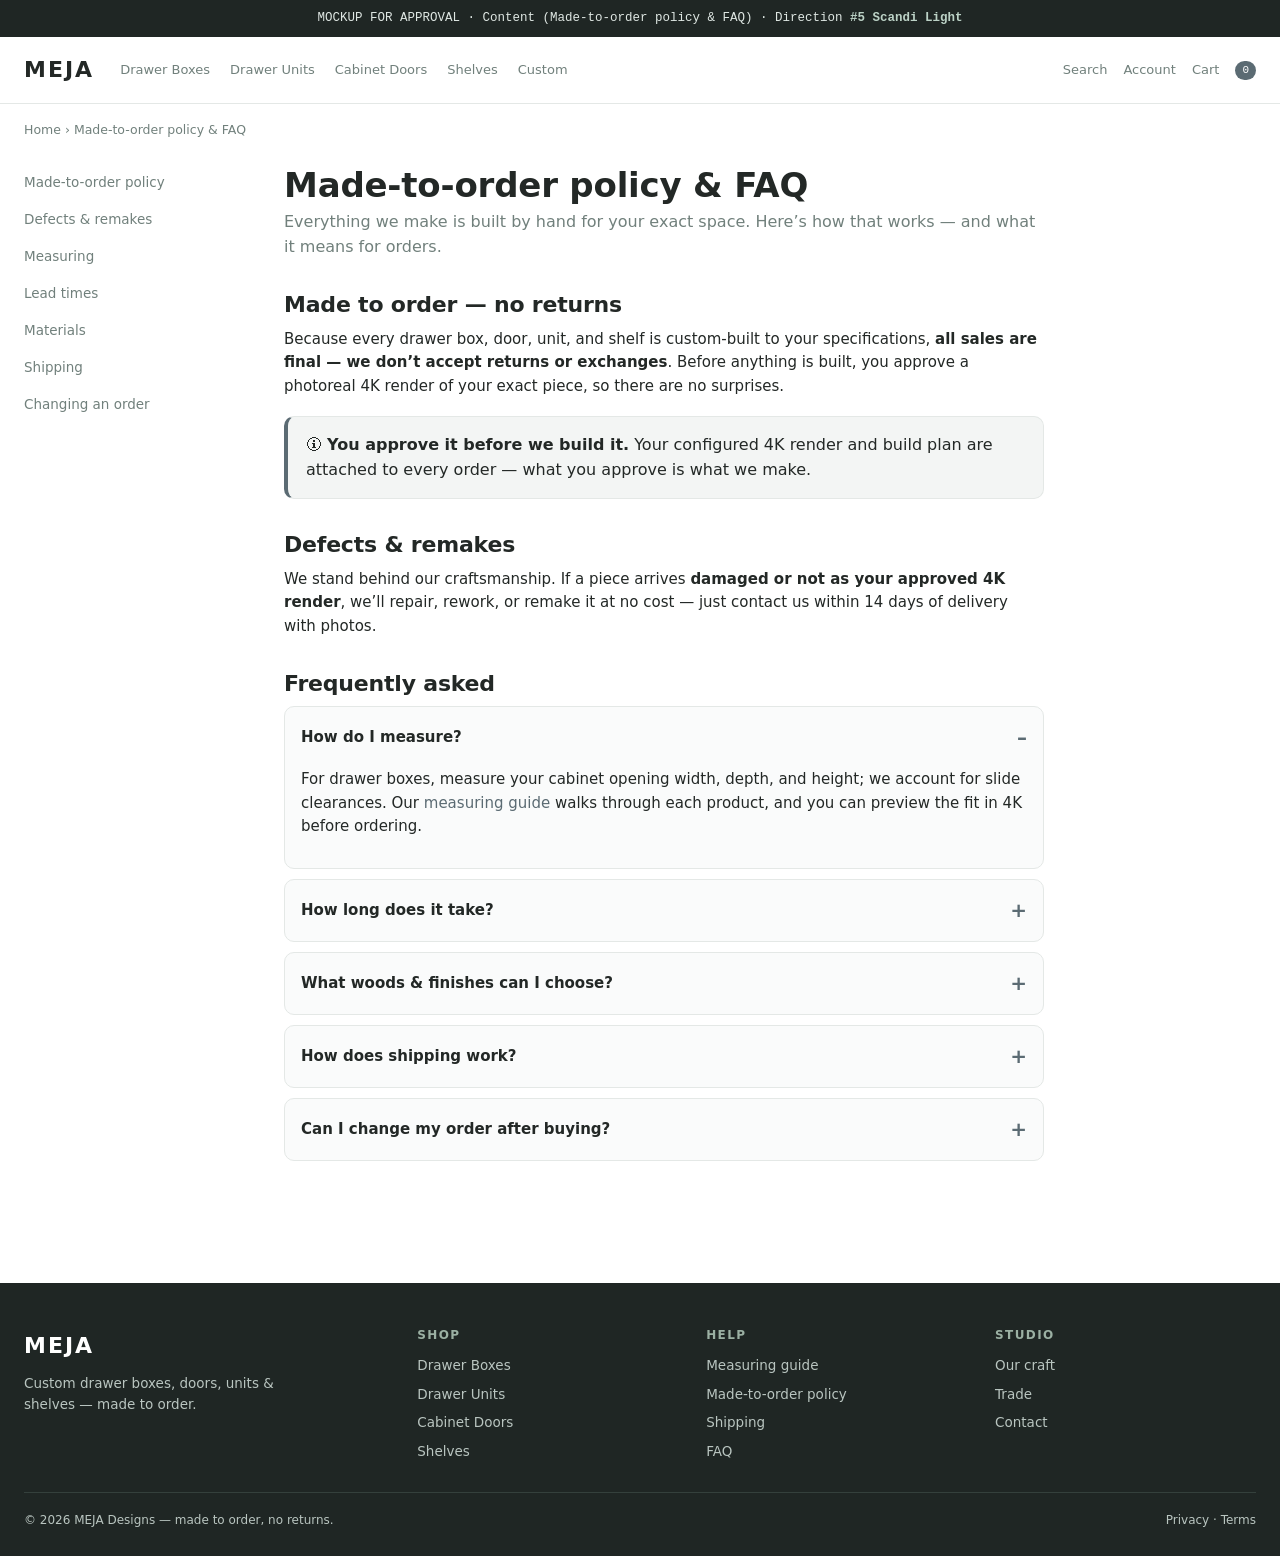
<file: mockups/content.html>
<!DOCTYPE html>
<html lang="en">
<head>
<meta charset="UTF-8" />
<meta name="viewport" content="width=device-width, initial-scale=1.0" />
<title>MEJA — Policy &amp; FAQ (Scandi Light) · mockup</title>
<link rel="stylesheet" href="scandi.css" />
<style>
  .doc{display:grid;grid-template-columns:220px 1fr;gap:40px;padding:22px 0 56px;align-items:start}
  .toc{position:sticky;top:84px;font-size:13.5px;display:flex;flex-direction:column;gap:4px}
  .toc a{color:var(--muted);padding:6px 0}
  .toc a:hover{color:var(--brand)}
  .prose{max-width:760px}
  .prose h1{font-size:34px;margin-bottom:6px}
  .prose .lead{color:var(--muted);font-size:16px;margin-bottom:30px}
  .prose h2{font-size:22px;margin:34px 0 10px}
  .prose p{font-size:15px;color:var(--ink);margin:0 0 14px}
  .callout{background:var(--surface);border:1px solid var(--line);border-left:4px solid var(--brand);border-radius:var(--radius-sm);padding:16px 18px;margin:18px 0}
  .callout b{font-weight:600}
  details{border:1px solid var(--line);border-radius:var(--radius-sm);padding:0 16px;margin:10px 0;background:var(--surface-2)}
  details summary{cursor:pointer;font-weight:600;font-size:15px;padding:15px 0;list-style:none;display:flex;justify-content:space-between;align-items:center}
  details summary::-webkit-details-marker{display:none}
  details summary::after{content:"+";color:var(--brand);font-size:20px}
  details[open] summary::after{content:"–"}
  details p{font-size:14px;color:var(--muted);padding:0 0 16px;margin:0}
</style>
</head>
<body>
<div class="anno">MOCKUP FOR APPROVAL · Content (Made-to-order policy &amp; FAQ) · Direction <b>#5 Scandi Light</b></div>
<header class="site"><div class="wrap nav"><div class="logo">MEJA</div><nav class="main"><a href="home.html">Drawer Boxes</a><a href="home.html">Drawer Units</a><a href="home.html">Cabinet Doors</a><a href="home.html">Shelves</a><a href="configurator.html">Custom</a></nav><div class="icons"><span>Search</span><span>Account</span><span>Cart</span><span class="cartdot">0</span></div></div></header>

<div class="wrap">
  <div class="crumbs"><a href="home.html">Home</a> › <span>Made-to-order policy &amp; FAQ</span></div>
  <div class="doc">
    <nav class="toc" aria-label="On this page">
      <a href="#policy">Made-to-order policy</a>
      <a href="#defects">Defects &amp; remakes</a>
      <a href="#measuring">Measuring</a>
      <a href="#leadtimes">Lead times</a>
      <a href="#materials">Materials</a>
      <a href="#shipping">Shipping</a>
      <a href="#changes">Changing an order</a>
    </nav>

    <div class="prose">
      <h1>Made-to-order policy &amp; FAQ</h1>
      <p class="lead">Everything we make is built by hand for your exact space. Here’s how that works — and what it means for orders.</p>

      <h2 id="policy">Made to order — no returns</h2>
      <p>Because every drawer box, door, unit, and shelf is custom-built to your specifications, <strong>all sales are final — we don’t accept returns or exchanges</strong>. Before anything is built, you approve a photoreal 4K render of your exact piece, so there are no surprises.</p>
      <div class="callout">🛈 <b>You approve it before we build it.</b> Your configured 4K render and build plan are attached to every order — what you approve is what we make.</div>

      <h2 id="defects">Defects &amp; remakes</h2>
      <p>We stand behind our craftsmanship. If a piece arrives <strong>damaged or not as your approved 4K render</strong>, we’ll repair, rework, or remake it at no cost — just contact us within 14 days of delivery with photos.</p>

      <h2 id="faq">Frequently asked</h2>
      <details id="measuring" open><summary>How do I measure?</summary><p>For drawer boxes, measure your cabinet opening width, depth, and height; we account for slide clearances. Our <a href="#" style="color:var(--brand)">measuring guide</a> walks through each product, and you can preview the fit in 4K before ordering.</p></details>
      <details id="leadtimes"><summary>How long does it take?</summary><p>Each piece is built to order and typically ships in <strong>1–3 weeks</strong>. Larger drawer units or custom Atelier3D pieces may take longer — your estimated ship window shows at checkout.</p></details>
      <details id="materials"><summary>What woods &amp; finishes can I choose?</summary><p>Solid hardwoods — Walnut, White Oak, Cherry, Maple, and Ash — with Matte, Satin, or Hand-oiled finishes. Drawer boxes can be dovetail, half-blind, or box-joint; doors come in slab, shaker, or raised-panel.</p></details>
      <details id="shipping"><summary>How does shipping work?</summary><p>We ship throughout the continental US, carefully packed. Tracking is emailed when your order leaves the shop; rates are calculated at checkout.</p></details>
      <details id="changes"><summary>Can I change my order after buying?</summary><p>Because we start building quickly, contact us as soon as possible. If production hasn’t started we’ll do our best to adjust; once a piece is in the shop it can’t be changed.</p></details>
    </div>
  </div>
</div>

<footer class="site"><div class="wrap">
  <div class="fcols">
    <div><div class="logo">MEJA</div><p style="font-size:13.5px;max-width:32ch;margin-top:10px">Custom drawer boxes, doors, units &amp; shelves — made to order.</p></div>
    <div><h4>Shop</h4><ul><li><a href="#">Drawer Boxes</a></li><li><a href="#">Drawer Units</a></li><li><a href="#">Cabinet Doors</a></li><li><a href="#">Shelves</a></li></ul></div>
    <div><h4>Help</h4><ul><li><a href="#">Measuring guide</a></li><li><a href="#">Made-to-order policy</a></li><li><a href="#">Shipping</a></li><li><a href="#">FAQ</a></li></ul></div>
    <div><h4>Studio</h4><ul><li><a href="#">Our craft</a></li><li><a href="#">Trade</a></li><li><a href="#">Contact</a></li></ul></div>
  </div>
  <div class="legal"><span>© 2026 MEJA Designs — made to order, no returns.</span><span>Privacy · Terms</span></div>
</div></footer>
</body>
</html>
</file>
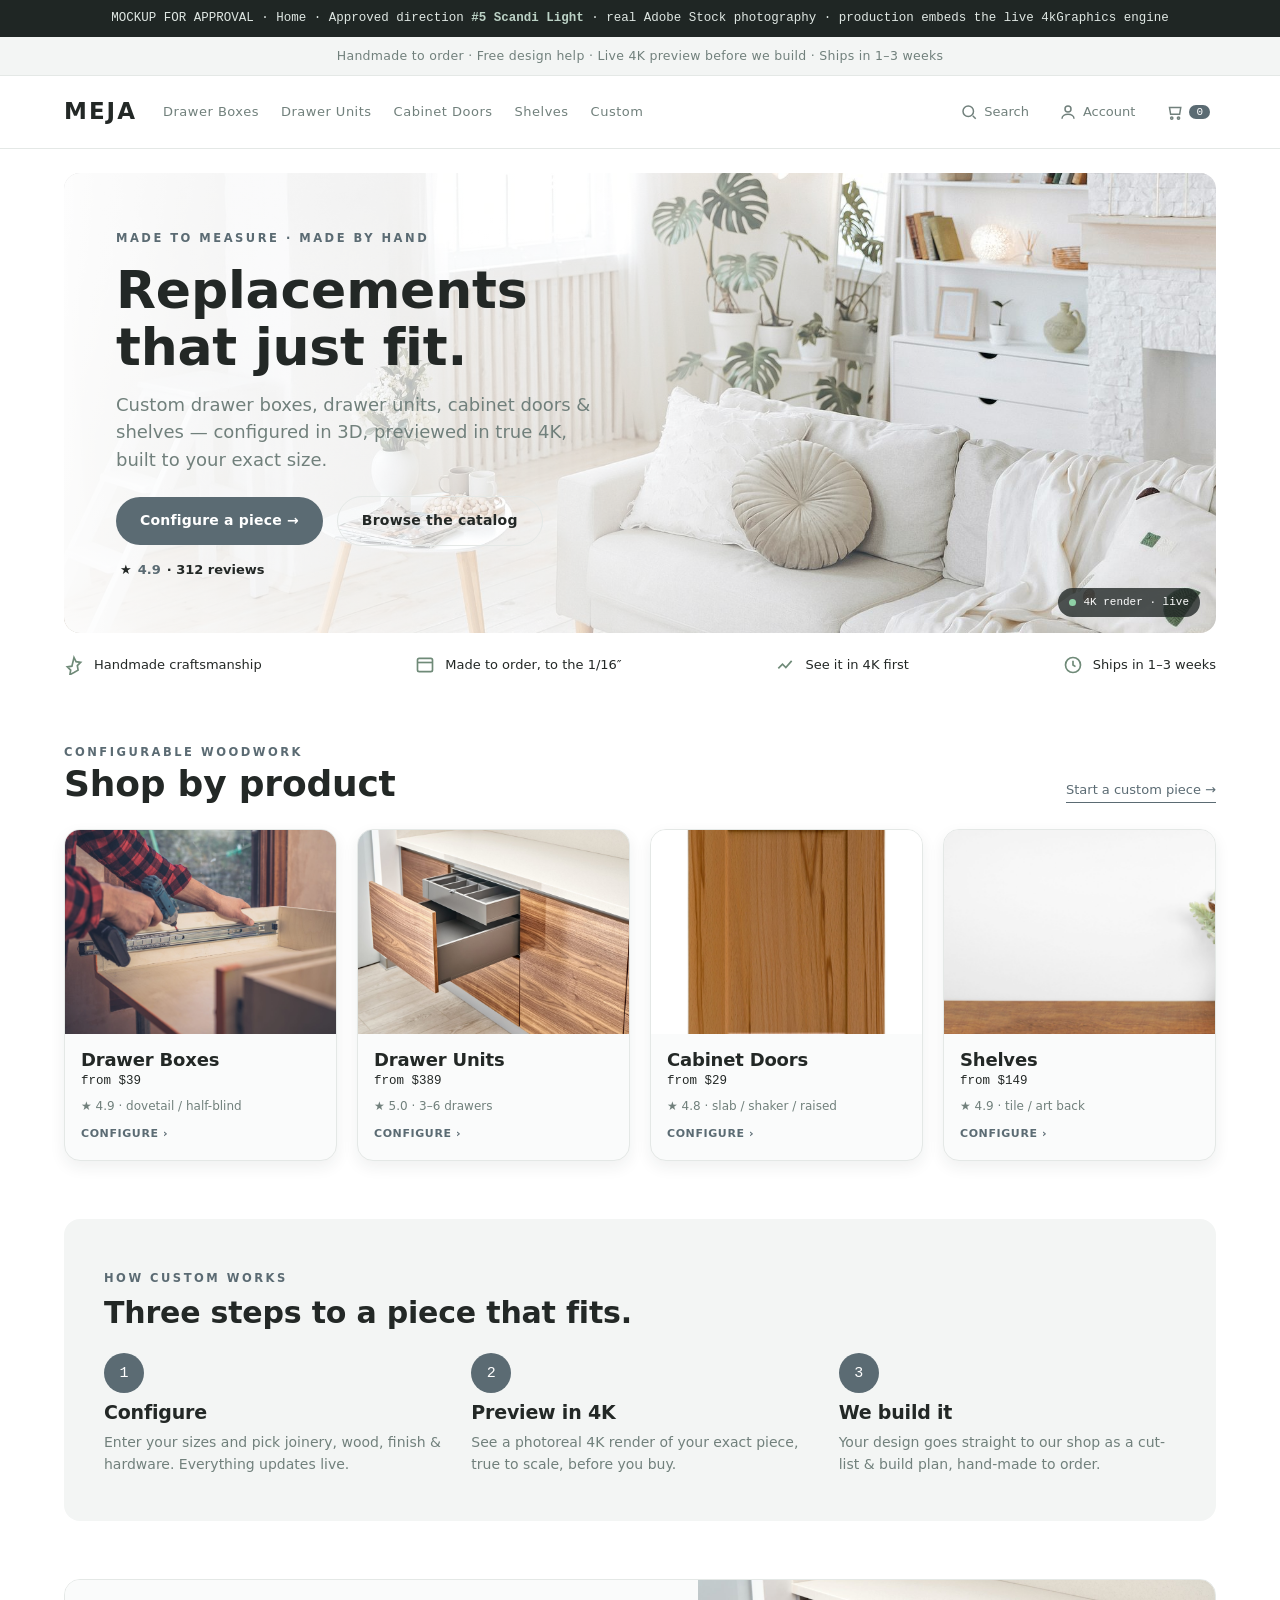
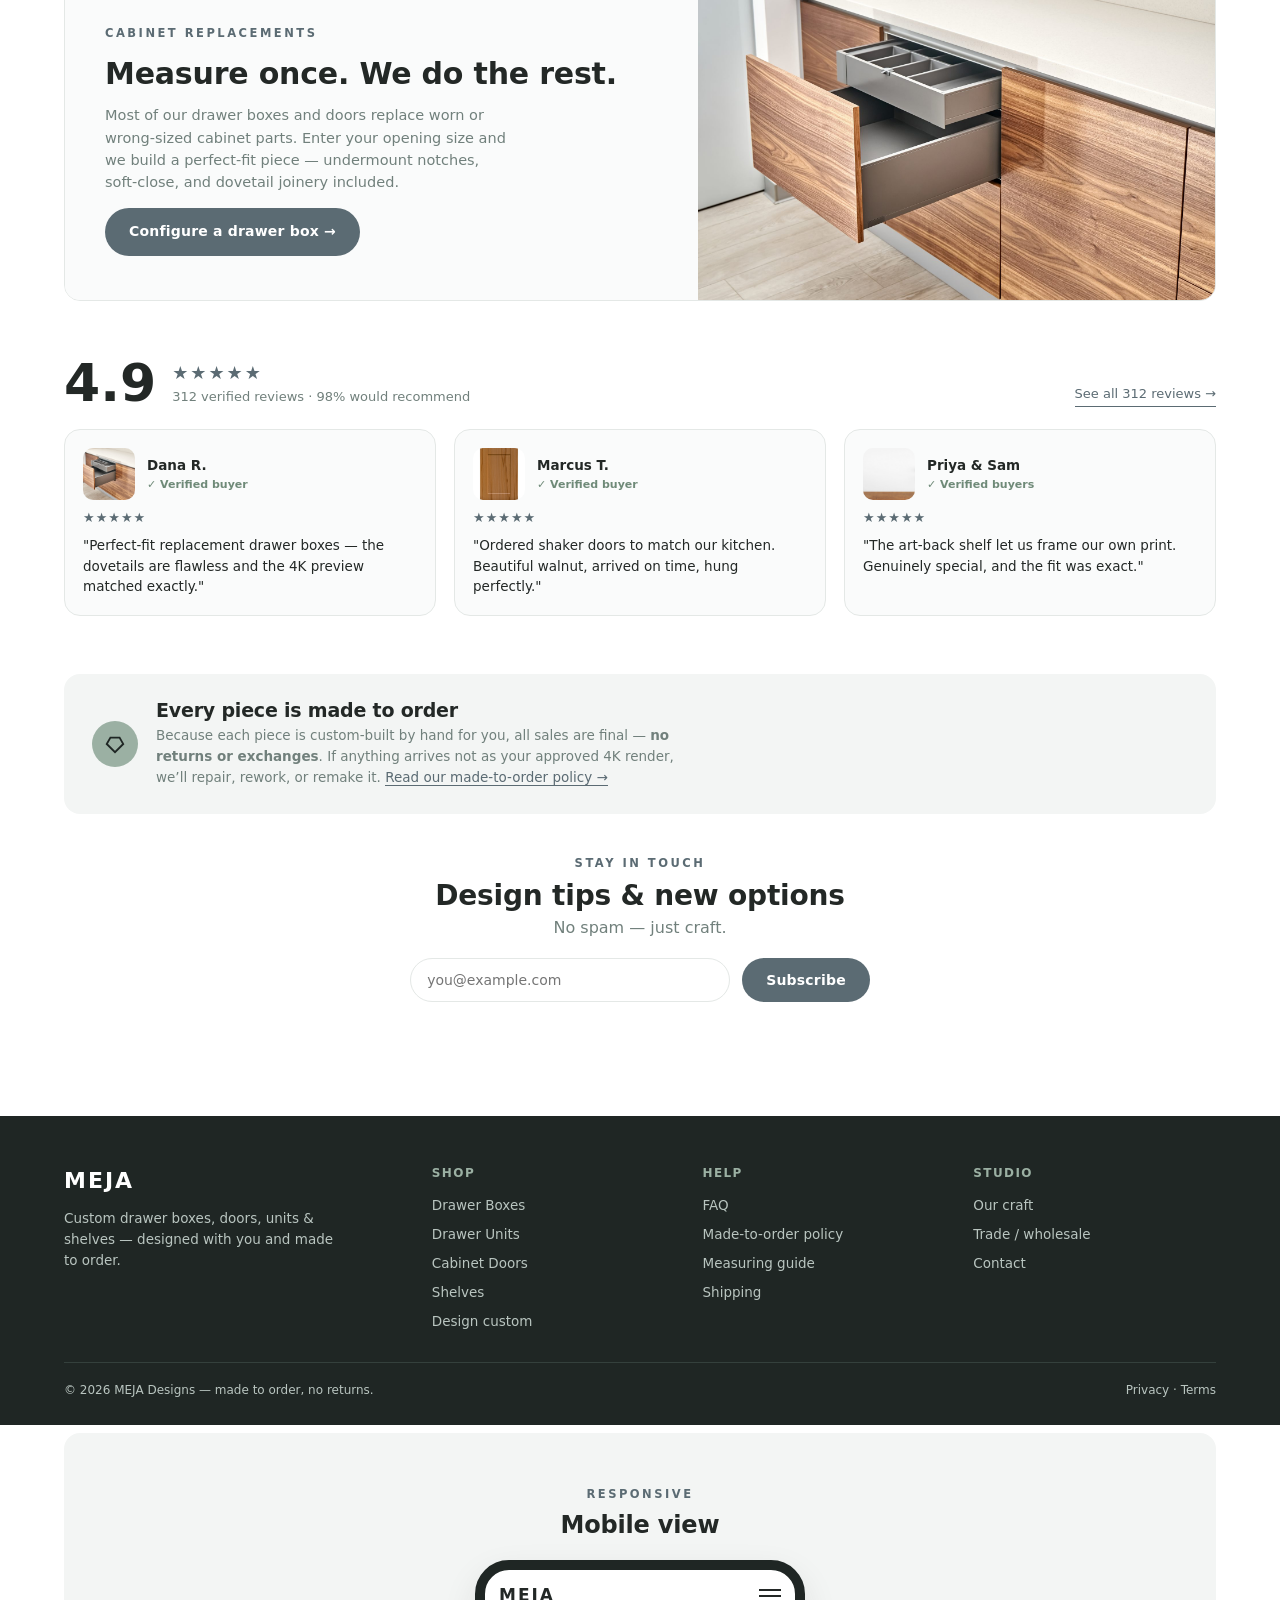
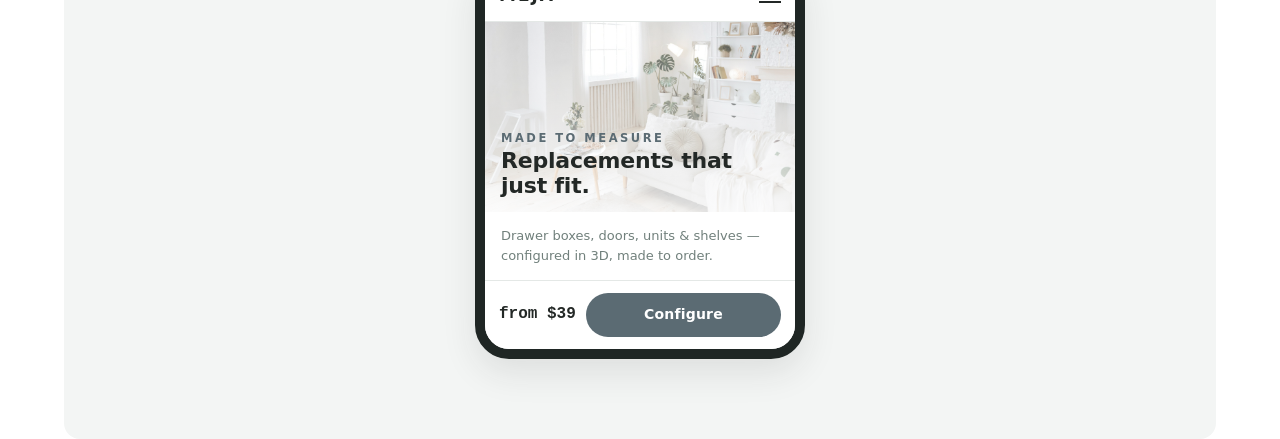
<file: mockups/home.html>
<!DOCTYPE html>
<html lang="en">
<head>
<meta charset="UTF-8" />
<meta name="viewport" content="width=device-width, initial-scale=1.0" />
<title>MEJA — Home (Scandi Light) · mockup for approval</title>
<style>
  /* MEJA WebStore · HOME · Approved direction: #5 "Scandi Light" · self-contained mockup */
  :root{
    --bg:#ffffff; --surface:#f3f5f4; --surface-2:#fafbfb; --ink:#232826; --muted:#71807c;
    --line:#e4e8e6; --brand:#5b6b73; --brand-ink:#ffffff; --accent:#9bb0a3; --accent-deep:#6f8a78;
    --radius:16px; --radius-sm:10px;
    --display:"Avenir Next","Segoe UI",system-ui,-apple-system,sans-serif;
    --text:"Avenir Next","Segoe UI",system-ui,-apple-system,sans-serif;
    --mono:ui-monospace,"SF Mono",Menlo,Consolas,monospace;
    --shadow:0 14px 34px rgba(35,40,38,.10); --shadow-sm:0 6px 16px rgba(35,40,38,.07);
  }
  *{box-sizing:border-box}
  html{scroll-behavior:smooth}
  body{margin:0;background:var(--bg);color:var(--ink);font-family:var(--text);line-height:1.55;font-weight:400}
  a{color:inherit;text-decoration:none}
  img{max-width:100%}
  .wrap{max-width:1200px;margin:0 auto;padding:0 24px}
  h1,h2,h3{font-family:var(--display);font-weight:600;line-height:1.1;margin:0;letter-spacing:-.2px}
  .eyebrow{font-size:11.5px;letter-spacing:2.5px;text-transform:uppercase;color:var(--brand);font-weight:700}
  .btn{display:inline-flex;align-items:center;gap:8px;border:none;cursor:pointer;font-size:14px;font-weight:600;letter-spacing:.2px;padding:13px 24px;border-radius:999px;background:var(--brand);color:var(--brand-ink);font-family:var(--text)}
  .btn.ghost{background:transparent;border:1.5px solid var(--line);color:var(--ink)}
  .btn:focus-visible{outline:3px solid var(--accent);outline-offset:2px}

  .anno{background:#1f2624;color:#dfe7e3;font-size:12.5px;padding:9px 24px;text-align:center;font-family:var(--mono)}
  .anno b{color:#bcd2c6}
  .topbar{background:var(--surface);color:var(--muted);text-align:center;font-size:12.5px;padding:9px;letter-spacing:.3px;border-bottom:1px solid var(--line)}

  header.site{position:sticky;top:0;z-index:30;background:rgba(255,255,255,.9);backdrop-filter:blur(9px);border-bottom:1px solid var(--line)}
  .nav{display:flex;align-items:center;gap:26px;height:72px}
  .logo{font-family:var(--display);font-size:23px;font-weight:700;letter-spacing:2px}
  nav.main{display:flex;gap:22px;font-size:13px;letter-spacing:.5px;color:var(--muted)}
  nav.main a:hover{color:var(--brand)}
  .icons{margin-left:auto;display:flex;gap:18px;align-items:center;color:var(--muted)}
  .icons button{background:none;border:none;cursor:pointer;color:inherit;display:flex;gap:6px;align-items:center;font-size:13px;font-family:var(--text)}
  .cartdot{background:var(--brand);color:#fff;border-radius:999px;font-size:11px;padding:1px 7px;font-family:var(--mono)}

  /* hero */
  .hero{position:relative;border-radius:var(--radius);overflow:hidden;margin-top:24px;min-height:460px;display:flex;align-items:center}
  .hero .bg{position:absolute;inset:0;background:url(stock/room-bright.jpg) center/cover no-repeat}
  .hero .scrim{position:absolute;inset:0;background:linear-gradient(90deg,rgba(255,255,255,.95),rgba(255,255,255,.6) 48%,rgba(255,255,255,0) 78%)}
  .hero .in{position:relative;padding:48px 52px;max-width:56%}
  .hero h1{font-size:clamp(34px,4.6vw,52px);margin:12px 0 14px}
  .hero p.lead{font-size:18px;color:var(--muted);max-width:42ch;margin:0 0 22px}
  .hero .ctas{display:flex;gap:14px;flex-wrap:wrap;align-items:center}
  .hero .rate{font-size:13px;color:var(--ink);font-weight:600;display:inline-flex;gap:6px;align-items:center;margin-left:4px}
  .hero .rate b{color:var(--brand)}
  .hero .chip{position:absolute;bottom:16px;right:16px;background:rgba(31,38,36,.78);color:#fff;font-size:11px;font-family:var(--mono);padding:6px 11px;border-radius:999px;display:flex;gap:7px;align-items:center}
  .pulse{width:7px;height:7px;border-radius:999px;background:#8fd0a6}

  /* trust */
  .trust{display:flex;justify-content:space-between;gap:18px;flex-wrap:wrap;padding:22px 0 6px}
  .trust .t{display:flex;gap:10px;align-items:center;font-size:13px;color:var(--ink)}
  .trust svg{flex:none;color:var(--accent-deep)}

  section.block{padding:58px 0}
  .head{display:flex;justify-content:space-between;align-items:flex-end;gap:16px;margin-bottom:26px;flex-wrap:wrap}
  .head h2{font-size:clamp(26px,3.2vw,36px)}
  .head a.more{font-size:13px;color:var(--brand);border-bottom:1px solid var(--brand);padding-bottom:2px}

  /* category cards */
  .cats{display:grid;grid-template-columns:repeat(4,1fr);gap:20px}
  .cat{background:var(--surface-2);border:1px solid var(--line);border-radius:var(--radius);overflow:hidden;box-shadow:var(--shadow-sm);transition:transform .2s}
  .cat:hover{transform:translateY(-4px)}
  .cat .img{aspect-ratio:4/3;background-size:cover;background-position:center}
  .cat .b{padding:16px 16px 18px}
  .cat h3{font-size:18px;margin-bottom:3px}
  .cat .price{font-family:var(--mono);font-size:12.5px;color:var(--ink)}
  .cat .rate{font-size:12px;color:var(--muted);margin-top:5px}
  .cat .cfg{display:block;margin-top:10px;font-size:11px;letter-spacing:.6px;text-transform:uppercase;color:var(--brand);font-weight:700}

  /* how it works */
  .how{background:var(--surface);border-radius:var(--radius)}
  .how .inn{padding:46px 40px}
  .steps{display:grid;grid-template-columns:repeat(3,1fr);gap:30px;margin-top:24px}
  .step{display:flex;flex-direction:column;gap:9px}
  .step .n{width:40px;height:40px;border-radius:999px;background:var(--brand);color:#fff;display:flex;align-items:center;justify-content:center;font-family:var(--mono);font-size:15px}
  .step h3{font-size:19px}
  .step p{font-size:14px;color:var(--muted);margin:0}

  /* measure band */
  .measure{display:grid;grid-template-columns:1.1fr .9fr;gap:0;border-radius:var(--radius);overflow:hidden;border:1px solid var(--line)}
  .measure .copy{padding:42px 40px;display:flex;flex-direction:column;justify-content:center;gap:14px;background:var(--surface-2)}
  .measure h2{font-size:30px}
  .measure p{color:var(--muted);font-size:14.5px;margin:0;max-width:44ch}
  .measure .img{min-height:320px;background:url(stock/drawerunit.jpg) center/cover no-repeat}

  /* reviews (no histogram) */
  .reviews .rev-top{display:flex;align-items:flex-end;justify-content:space-between;gap:16px;flex-wrap:wrap;margin-bottom:22px}
  .rev-summary{display:flex;align-items:center;gap:16px}
  .rev-summary .big{font-family:var(--display);font-size:52px;font-weight:700;line-height:.9}
  .rev-summary .stars{color:var(--brand);font-size:18px;letter-spacing:2px}
  .rev-summary .count{font-size:13px;color:var(--muted)}
  .rev-cards{display:grid;grid-template-columns:repeat(3,1fr);gap:18px}
  .rev-card{background:var(--surface-2);border:1px solid var(--line);border-radius:var(--radius);padding:18px}
  .rev-card .top{display:flex;gap:12px;align-items:center;margin-bottom:8px}
  .rev-card .ph{width:52px;height:52px;border-radius:10px;background-size:cover;background-position:center;flex:none}
  .rev-card .who{font-size:13.5px;font-weight:600}
  .rev-card .vb{font-size:11px;color:var(--accent-deep);font-weight:600}
  .rev-card .rstars{color:var(--brand);font-size:13px;letter-spacing:1px}
  .rev-card p{font-size:13.5px;color:var(--ink);margin:6px 0 0}

  /* made to order + newsletter */
  .mto{background:var(--surface);border-radius:var(--radius);padding:26px 28px;display:flex;gap:18px;align-items:center;flex-wrap:wrap}
  .mto .ico{width:46px;height:46px;flex:none;border-radius:999px;background:var(--accent);display:flex;align-items:center;justify-content:center}
  .mto h3{font-size:19px;margin-bottom:4px}
  .mto p{font-size:13.5px;color:var(--muted);margin:0;max-width:64ch}
  .news{display:flex;gap:12px;margin-top:18px;flex-wrap:wrap;justify-content:center}
  .news input{flex:0 1 320px;padding:13px 16px;border:1px solid var(--line);border-radius:999px;background:#fff;font-size:14px;font-family:var(--text)}
  .news input:focus-visible{outline:3px solid var(--accent);outline-offset:1px}

  footer.site{background:#1f2624;color:#b9c5c0;margin-top:56px;padding:48px 0 26px}
  .fcols{display:grid;grid-template-columns:1.4fr 1fr 1fr 1fr;gap:28px}
  footer .logo{color:#fff}
  footer h4{font-family:var(--text);font-size:12px;letter-spacing:1.4px;text-transform:uppercase;color:var(--accent);margin:0 0 12px}
  footer ul{list-style:none;padding:0;margin:0;display:flex;flex-direction:column;gap:8px;font-size:13.5px}
  footer .legal{border-top:1px solid #34403c;margin-top:30px;padding-top:18px;font-size:12px;display:flex;justify-content:space-between;flex-wrap:wrap;gap:10px}

  /* mobile preview */
  .mobile-demo{padding:48px 0 80px;background:var(--surface);border-radius:var(--radius);margin-top:8px;text-align:center}
  .phone{width:330px;margin:22px auto 0;border:10px solid #1f2624;border-radius:34px;overflow:hidden;box-shadow:var(--shadow);text-align:left;background:#fff}
  .phone .ph-head{display:flex;align-items:center;gap:10px;padding:12px 14px;border-bottom:1px solid var(--line)}
  .phone .ph-head .logo{font-size:17px}
  .phone .burger{margin-left:auto;width:22px;height:14px;display:flex;flex-direction:column;justify-content:space-between}
  .phone .burger i{height:2px;background:var(--ink);display:block}
  .phone .ph-hero{height:190px;background:url(stock/room-bright.jpg) center/cover;position:relative;display:flex;align-items:flex-end}
  .phone .ph-hero .s{position:absolute;inset:0;background:linear-gradient(180deg,rgba(255,255,255,.2),rgba(255,255,255,.85))}
  .phone .ph-hero .t{position:relative;padding:14px 16px}
  .phone .ph-hero h3{font-size:22px;margin:0}
  .phone .ph-sticky{position:sticky;bottom:0;display:flex;gap:10px;align-items:center;padding:12px 14px;background:#fff;border-top:1px solid var(--line)}
  .phone .ph-sticky .pr{font-family:var(--mono);font-weight:700}
  .phone .ph-sticky .btn{flex:1;justify-content:center;padding:11px}

  @media(max-width:880px){
    nav.main,.icons button span{display:none}
    .hero .in{max-width:82%}
    .cats{grid-template-columns:1fr 1fr}.steps{grid-template-columns:1fr}.rev-cards{grid-template-columns:1fr}
    .measure{grid-template-columns:1fr}.measure .img{min-height:220px}
    .fcols{grid-template-columns:1fr 1fr}
  }
</style>
</head>
<body>

<div class="anno">MOCKUP FOR APPROVAL · Home · Approved direction <b>#5 Scandi Light</b> · real Adobe Stock photography · production embeds the live 4kGraphics engine</div>
<div class="topbar">Handmade to order · Free design help · Live 4K preview before we build · Ships in 1–3 weeks</div>

<header class="site"><div class="wrap nav">
  <div class="logo">MEJA</div>
  <nav class="main" aria-label="Primary"><a href="#cats">Drawer Boxes</a><a href="#cats">Drawer Units</a><a href="#cats">Cabinet Doors</a><a href="#cats">Shelves</a><a href="configurator.html">Custom</a></nav>
  <div class="icons">
    <button aria-label="Search"><svg width="18" height="18" viewBox="0 0 24 24" fill="none" stroke="currentColor" stroke-width="2"><circle cx="11" cy="11" r="7"/><path d="M21 21l-4-4"/></svg><span>Search</span></button>
    <button aria-label="Account"><svg width="18" height="18" viewBox="0 0 24 24" fill="none" stroke="currentColor" stroke-width="2"><circle cx="12" cy="8" r="4"/><path d="M4 21c0-4 4-6 8-6s8 2 8 6"/></svg><span>Account</span></button>
    <button aria-label="Cart"><svg width="18" height="18" viewBox="0 0 24 24" fill="none" stroke="currentColor" stroke-width="2"><path d="M6 6h15l-1.5 9h-12z"/><circle cx="9" cy="20" r="1.5"/><circle cx="18" cy="20" r="1.5"/></svg><span class="cartdot">0</span></button>
  </div>
</div></header>

<div class="wrap">
  <!-- HERO -->
  <section class="hero">
    <div class="bg"></div><div class="scrim"></div>
    <div class="in">
      <span class="eyebrow">Made to measure · Made by hand</span>
      <h1>Replacements that just fit.</h1>
      <p class="lead">Custom drawer boxes, drawer units, cabinet doors &amp; shelves — configured in 3D, previewed in true 4K, built to your exact size.</p>
      <div class="ctas">
        <a class="btn" href="configurator.html">Configure a piece →</a>
        <a class="btn ghost" href="#cats">Browse the catalog</a>
        <span class="rate">★ <b>4.9</b> · 312 reviews</span>
      </div>
    </div>
    <div class="chip"><span class="pulse"></span> 4K render · live</div>
  </section>

  <!-- TRUST -->
  <div class="trust">
    <div class="t"><svg width="20" height="20" viewBox="0 0 24 24" fill="none" stroke="currentColor" stroke-width="2"><path d="M12 3l2.5 5 5.5.8-4 3.9.9 5.5L12 21l-4.9 2.6.9-5.5-4-3.9 5.5-.8z"/></svg> Handmade craftsmanship</div>
    <div class="t"><svg width="20" height="20" viewBox="0 0 24 24" fill="none" stroke="currentColor" stroke-width="2"><rect x="3" y="4" width="18" height="16" rx="2"/><path d="M3 9h18"/></svg> Made to order, to the 1/16″</div>
    <div class="t"><svg width="20" height="20" viewBox="0 0 24 24" fill="none" stroke="currentColor" stroke-width="2"><path d="M4 16l5-5 4 4 7-8"/></svg> See it in 4K first</div>
    <div class="t"><svg width="20" height="20" viewBox="0 0 24 24" fill="none" stroke="currentColor" stroke-width="2"><circle cx="12" cy="12" r="9"/><path d="M12 7v5l3 2"/></svg> Ships in 1–3 weeks</div>
  </div>
</div>

<!-- CATEGORIES -->
<div class="wrap"><section class="block" id="cats">
  <div class="head"><div><span class="eyebrow">Configurable woodwork</span><h2>Shop by product</h2></div><a class="more" href="configurator.html">Start a custom piece →</a></div>
  <div class="cats">
    <article class="cat"><div class="img" style="background-image:url(stock/drawerbox.jpg);background-position:center 40%"></div><div class="b"><h3>Drawer Boxes</h3><div class="price">from $39</div><div class="rate">★ 4.9 · dovetail / half-blind</div><a class="cfg" href="configurator.html">Configure ›</a></div></article>
    <article class="cat"><div class="img" style="background-image:url(stock/drawerunit.jpg)"></div><div class="b"><h3>Drawer Units</h3><div class="price">from $389</div><div class="rate">★ 5.0 · 3–6 drawers</div><a class="cfg" href="configurator.html">Configure ›</a></div></article>
    <article class="cat"><div class="img" style="background-image:url(stock/cabinetdoor.jpg)"></div><div class="b"><h3>Cabinet Doors</h3><div class="price">from $29</div><div class="rate">★ 4.8 · slab / shaker / raised</div><a class="cfg" href="configurator.html">Configure ›</a></div></article>
    <article class="cat"><div class="img" style="background-image:url(stock/shelf-styled.jpg)"></div><div class="b"><h3>Shelves</h3><div class="price">from $149</div><div class="rate">★ 4.9 · tile / art back</div><a class="cfg" href="configurator.html">Configure ›</a></div></article>
  </div>
</section></div>

<!-- HOW IT WORKS -->
<div class="wrap"><section class="block" style="padding-top:0"><div class="how"><div class="inn">
  <span class="eyebrow">How custom works</span>
  <h2 style="font-size:30px;margin-top:6px">Three steps to a piece that fits.</h2>
  <div class="steps">
    <div class="step"><div class="n">1</div><h3>Configure</h3><p>Enter your sizes and pick joinery, wood, finish &amp; hardware. Everything updates live.</p></div>
    <div class="step"><div class="n">2</div><h3>Preview in 4K</h3><p>See a photoreal 4K render of your exact piece, true to scale, before you buy.</p></div>
    <div class="step"><div class="n">3</div><h3>We build it</h3><p>Your design goes straight to our shop as a cut-list &amp; build plan, hand-made to order.</p></div>
  </div>
</div></div></section></div>

<!-- MEASURE BAND -->
<div class="wrap"><section class="block" style="padding-top:0"><div class="measure">
  <div class="copy">
    <span class="eyebrow">Cabinet replacements</span>
    <h2>Measure once. We do the rest.</h2>
    <p>Most of our drawer boxes and doors replace worn or wrong-sized cabinet parts. Enter your opening size and we build a perfect-fit piece — undermount notches, soft-close, and dovetail joinery included.</p>
    <a class="btn" href="configurator.html" style="align-self:flex-start">Configure a drawer box →</a>
  </div>
  <div class="img" role="img" aria-label="Walnut drawers in a contemporary kitchen"></div>
</div></section></div>

<!-- REVIEWS (no histogram) -->
<div class="wrap"><section class="block reviews" style="padding-top:0">
  <div class="rev-top">
    <div class="rev-summary"><div class="big">4.9</div><div><div class="stars">★★★★★</div><div class="count">312 verified reviews · 98% would recommend</div></div></div>
    <a class="more" href="#" style="font-size:13px;color:var(--brand);border-bottom:1px solid var(--brand);padding-bottom:2px">See all 312 reviews →</a>
  </div>
  <div class="rev-cards">
    <div class="rev-card"><div class="top"><div class="ph" style="background-image:url(stock/drawerunit.jpg)"></div><div><div class="who">Dana R.</div><div class="vb">✓ Verified buyer</div></div></div><div class="rstars">★★★★★</div><p>"Perfect-fit replacement drawer boxes — the dovetails are flawless and the 4K preview matched exactly."</p></div>
    <div class="rev-card"><div class="top"><div class="ph" style="background-image:url(stock/cabinetdoor.jpg)"></div><div><div class="who">Marcus T.</div><div class="vb">✓ Verified buyer</div></div></div><div class="rstars">★★★★★</div><p>"Ordered shaker doors to match our kitchen. Beautiful walnut, arrived on time, hung perfectly."</p></div>
    <div class="rev-card"><div class="top"><div class="ph" style="background-image:url(stock/shelf-styled.jpg)"></div><div><div class="who">Priya &amp; Sam</div><div class="vb">✓ Verified buyers</div></div></div><div class="rstars">★★★★★</div><p>"The art-back shelf let us frame our own print. Genuinely special, and the fit was exact."</p></div>
  </div>
</section></div>

<!-- MADE TO ORDER + NEWSLETTER -->
<div class="wrap"><section class="block" style="padding-top:0">
  <div class="mto">
    <div class="ico"><svg width="22" height="22" viewBox="0 0 24 24" fill="none" stroke="#1f2624" stroke-width="2"><path d="M3 12l4-7h10l4 7-9 9z"/></svg></div>
    <div><h3>Every piece is made to order</h3>
      <p>Because each piece is custom-built by hand for you, all sales are final — <strong>no returns or exchanges</strong>. If anything arrives not as your approved 4K render, we’ll repair, rework, or remake it. <a href="#" style="color:var(--brand);border-bottom:1px solid var(--brand)">Read our made-to-order policy →</a></p>
    </div>
  </div>
  <div style="margin-top:36px;text-align:center">
    <span class="eyebrow">Stay in touch</span>
    <h2 style="font-size:28px;margin:6px 0 4px">Design tips &amp; new options</h2>
    <p style="color:var(--muted);margin:0">No spam — just craft.</p>
    <form class="news" onsubmit="return false"><input type="email" placeholder="you@example.com" aria-label="Email address" /><button class="btn" type="submit">Subscribe</button></form>
  </div>
</section></div>

<footer class="site"><div class="wrap">
  <div class="fcols">
    <div><div class="logo" style="font-family:var(--display);font-size:22px;letter-spacing:2px;font-weight:700">MEJA</div>
      <p style="font-size:13.5px;max-width:32ch;margin-top:10px">Custom drawer boxes, doors, units &amp; shelves — designed with you and made to order.</p></div>
    <div><h4>Shop</h4><ul><li><a href="#">Drawer Boxes</a></li><li><a href="#">Drawer Units</a></li><li><a href="#">Cabinet Doors</a></li><li><a href="#">Shelves</a></li><li><a href="configurator.html">Design custom</a></li></ul></div>
    <div><h4>Help</h4><ul><li><a href="#">FAQ</a></li><li><a href="#">Made-to-order policy</a></li><li><a href="#">Measuring guide</a></li><li><a href="#">Shipping</a></li></ul></div>
    <div><h4>Studio</h4><ul><li><a href="#">Our craft</a></li><li><a href="#">Trade / wholesale</a></li><li><a href="#">Contact</a></li></ul></div>
  </div>
  <div class="legal"><span>© 2026 MEJA Designs — made to order, no returns.</span><span>Privacy · Terms</span></div>
</div></footer>

<!-- MOBILE PREVIEW -->
<div class="wrap"><div class="mobile-demo">
  <span class="eyebrow">Responsive</span><h2 style="font-size:24px;margin:6px 0 0">Mobile view</h2>
  <div class="phone">
    <div class="ph-head"><div class="logo">MEJA</div><div class="burger"><i></i><i></i><i></i></div></div>
    <div class="ph-hero"><div class="s"></div><div class="t"><span class="eyebrow">Made to measure</span><h3>Replacements that just fit.</h3></div></div>
    <div style="padding:14px 16px;font-size:13px;color:var(--muted)">Drawer boxes, doors, units &amp; shelves — configured in 3D, made to order.</div>
    <div class="ph-sticky"><span class="pr">from $39</span><a class="btn" href="configurator.html">Configure</a></div>
  </div>
</div></div>

</body>
</html>
</file>
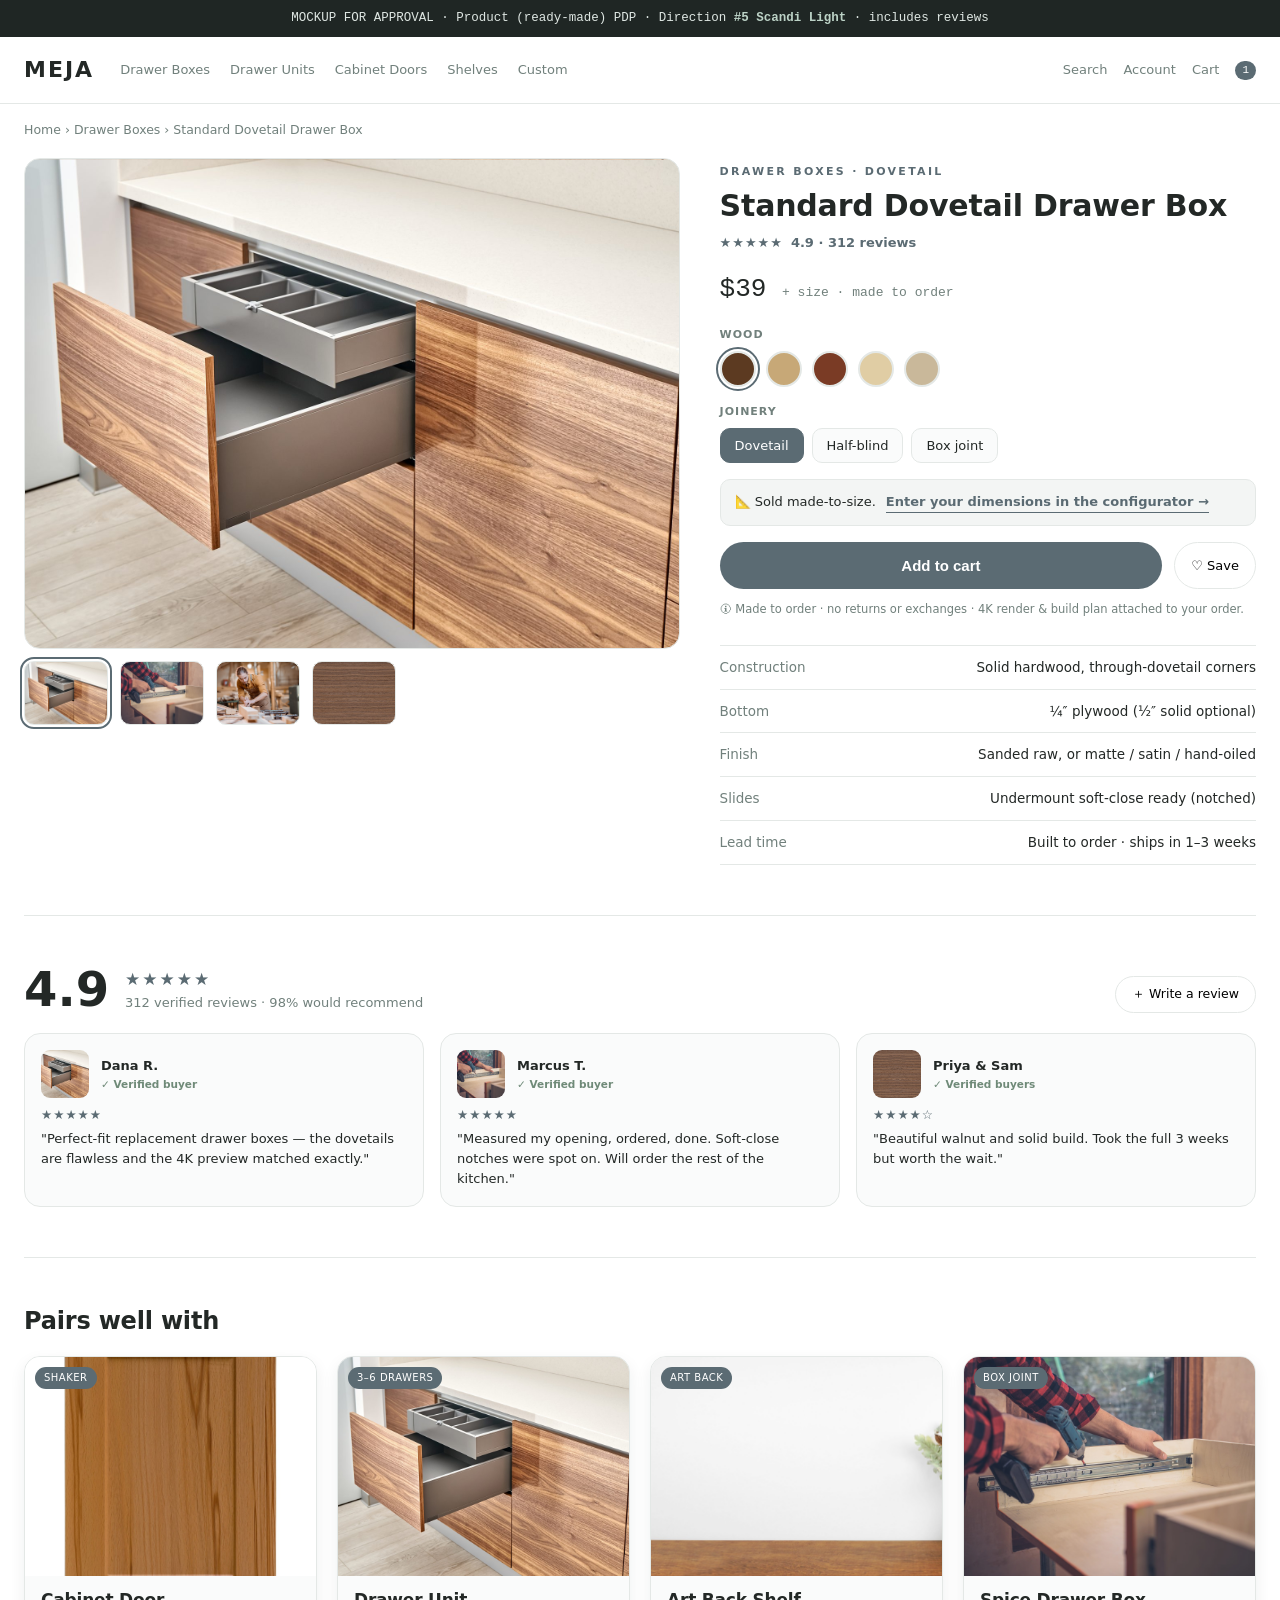
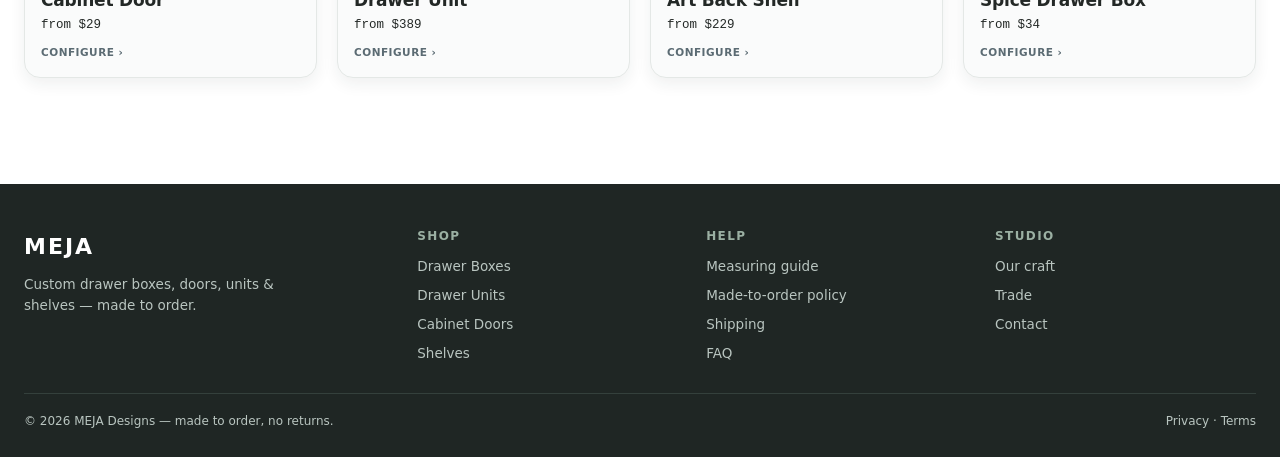
<file: mockups/product.html>
<!DOCTYPE html>
<html lang="en">
<head>
<meta charset="UTF-8" />
<meta name="viewport" content="width=device-width, initial-scale=1.0" />
<title>MEJA — Product PDP (Scandi Light) · mockup</title>
<link rel="stylesheet" href="scandi.css" />
<style>
  .pdp{display:grid;grid-template-columns:1.1fr .9fr;gap:40px;padding:14px 0 50px;align-items:start}
  .gallery .main{aspect-ratio:4/3;border-radius:var(--radius);background:url(stock/drawerunit.jpg) center/cover;border:1px solid var(--line)}
  .gallery .thumbs{display:flex;gap:12px;margin-top:12px}
  .gallery .thumbs i{width:84px;height:64px;border-radius:10px;background-size:cover;background-position:center;border:1px solid var(--line);cursor:pointer}
  .gallery .thumbs i.on{outline:2px solid var(--brand);outline-offset:2px}
  .details{position:sticky;top:84px}
  .details h1{font-size:30px;margin:6px 0 8px}
  .ratelink{display:inline-flex;gap:8px;align-items:center;font-size:13px;color:var(--brand);font-weight:600;margin-bottom:10px}
  .price{font-family:var(--mono);font-size:26px;margin:6px 0 4px}
  .price small{font-size:13px;color:var(--muted);font-weight:400}
  .vrow{margin:16px 0}
  .vrow label{font-size:11px;letter-spacing:1px;text-transform:uppercase;color:var(--muted);display:block;margin-bottom:8px;font-weight:700}
  .seg{display:flex;gap:8px;flex-wrap:wrap}
  .seg button{border:1.5px solid var(--line);background:var(--surface-2);border-radius:10px;padding:9px 14px;font-size:13px;cursor:pointer;font-family:var(--text);color:var(--ink)}
  .seg button.on{background:var(--brand);color:#fff;border-color:var(--brand)}
  .swrow{display:flex;gap:10px}
  .swrow i{width:36px;height:36px;border-radius:999px;border:2px solid var(--line);display:inline-block;cursor:pointer}
  .swrow i.on{outline:2px solid var(--brand);outline-offset:2px}
  .custom-note{background:var(--surface);border:1px solid var(--line);border-radius:var(--radius-sm);padding:12px 14px;font-size:13px;color:var(--ink);margin:16px 0;display:flex;gap:10px;align-items:center}
  .custom-note a{color:var(--brand);font-weight:600;border-bottom:1px solid var(--brand)}
  .addrow{display:flex;gap:12px;margin-top:14px}
  .specs{margin-top:26px;border-top:1px solid var(--line)}
  .specs .row{display:flex;justify-content:space-between;padding:11px 0;border-bottom:1px solid var(--line);font-size:13.5px}
  .specs .row span:first-child{color:var(--muted)}
  section.block{padding:50px 0;border-top:1px solid var(--line)}
  .related{display:grid;grid-template-columns:repeat(4,1fr);gap:20px}
  .write{border:1.5px solid var(--line);background:none;border-radius:999px;padding:9px 16px;font-size:12.5px;cursor:pointer;font-family:var(--text)}
  @media(max-width:880px){.pdp{grid-template-columns:1fr}.details{position:static}.related{grid-template-columns:1fr 1fr}}
</style>
</head>
<body>
<div class="anno">MOCKUP FOR APPROVAL · Product (ready-made) PDP · Direction <b>#5 Scandi Light</b> · includes reviews</div>
<header class="site"><div class="wrap nav"><div class="logo">MEJA</div><nav class="main"><a href="home.html">Drawer Boxes</a><a href="home.html">Drawer Units</a><a href="home.html">Cabinet Doors</a><a href="home.html">Shelves</a><a href="configurator.html">Custom</a></nav><div class="icons"><span>Search</span><span>Account</span><span>Cart</span><span class="cartdot">1</span></div></div></header>

<div class="wrap">
  <div class="crumbs"><a href="home.html">Home</a> › <a href="collection.html">Drawer Boxes</a> › <span>Standard Dovetail Drawer Box</span></div>

  <div class="pdp">
    <div class="gallery">
      <div class="main" id="main"></div>
      <div class="thumbs">
        <i class="on" style="background-image:url(stock/drawerunit.jpg)"></i>
        <i style="background-image:url(stock/drawerbox.jpg)"></i>
        <i style="background-image:url(stock/workshop.jpg)"></i>
        <i style="background-image:url(stock/walnut-texture.jpg)"></i>
      </div>
    </div>

    <div class="details">
      <span class="eyebrow">Drawer Boxes · dovetail</span>
      <h1>Standard Dovetail Drawer Box</h1>
      <a class="ratelink" href="#reviews"><span class="stars">★★★★★</span> 4.9 · 312 reviews</a>
      <div class="price">$39 <small>+ size · made to order</small></div>

      <div class="vrow"><label>Wood</label><div class="swrow"><i class="on" style="background:#5c3a21" title="Walnut"></i><i style="background:#c7a877" title="White Oak"></i><i style="background:#7a3b25" title="Cherry"></i><i style="background:#e0cda4" title="Maple"></i><i style="background:#c9b89a" title="Ash"></i></div></div>
      <div class="vrow"><label>Joinery</label><div class="seg"><button class="on">Dovetail</button><button>Half-blind</button><button>Box joint</button></div></div>

      <div class="custom-note">📐 Sold made-to-size. <a href="configurator.html">Enter your dimensions in the configurator →</a></div>

      <div class="addrow"><button class="addbtn" type="button">Add to cart</button><button class="save" type="button">♡ Save</button></div>
      <div class="mto">🛈 Made to order · no returns or exchanges · 4K render &amp; build plan attached to your order.</div>

      <div class="specs">
        <div class="row"><span>Construction</span><span>Solid hardwood, through-dovetail corners</span></div>
        <div class="row"><span>Bottom</span><span>¼″ plywood (½″ solid optional)</span></div>
        <div class="row"><span>Finish</span><span>Sanded raw, or matte / satin / hand-oiled</span></div>
        <div class="row"><span>Slides</span><span>Undermount soft-close ready (notched)</span></div>
        <div class="row"><span>Lead time</span><span>Built to order · ships in 1–3 weeks</span></div>
      </div>
    </div>
  </div>
</div>

<!-- REVIEWS -->
<div class="wrap"><section class="block reviews" id="reviews">
  <div class="rev-top">
    <div class="rev-summary"><div class="big">4.9</div><div><div class="s">★★★★★</div><div class="count">312 verified reviews · 98% would recommend</div></div></div>
    <button class="write">＋ Write a review</button>
  </div>
  <div class="rev-cards">
    <div class="rev-card"><div class="top"><div class="ph" style="background-image:url(stock/drawerunit.jpg)"></div><div><div class="who">Dana R.</div><div class="vb">✓ Verified buyer</div></div></div><div class="rstars">★★★★★</div><p>"Perfect-fit replacement drawer boxes — the dovetails are flawless and the 4K preview matched exactly."</p></div>
    <div class="rev-card"><div class="top"><div class="ph" style="background-image:url(stock/drawerbox.jpg)"></div><div><div class="who">Marcus T.</div><div class="vb">✓ Verified buyer</div></div></div><div class="rstars">★★★★★</div><p>"Measured my opening, ordered, done. Soft-close notches were spot on. Will order the rest of the kitchen."</p></div>
    <div class="rev-card"><div class="top"><div class="ph" style="background-image:url(stock/walnut-texture.jpg)"></div><div><div class="who">Priya &amp; Sam</div><div class="vb">✓ Verified buyers</div></div></div><div class="rstars">★★★★☆</div><p>"Beautiful walnut and solid build. Took the full 3 weeks but worth the wait."</p></div>
  </div>
</section></div>

<!-- RELATED -->
<div class="wrap"><section class="block">
  <h2 style="font-size:24px;margin-bottom:22px">Pairs well with</h2>
  <div class="related">
    <a class="pcard" href="product.html"><div class="img" style="background-image:url(stock/cabinetdoor.jpg)"><span class="tag">Shaker</span></div><div class="b"><h3>Cabinet Door</h3><div class="price">from $29</div><span class="cfg">Configure ›</span></div></a>
    <a class="pcard" href="product.html"><div class="img" style="background-image:url(stock/drawerunit.jpg)"><span class="tag">3–6 drawers</span></div><div class="b"><h3>Drawer Unit</h3><div class="price">from $389</div><span class="cfg">Configure ›</span></div></a>
    <a class="pcard" href="product.html"><div class="img" style="background-image:url(stock/shelf-styled.jpg)"><span class="tag">Art Back</span></div><div class="b"><h3>Art Back Shelf</h3><div class="price">from $229</div><span class="cfg">Configure ›</span></div></a>
    <a class="pcard" href="product.html"><div class="img" style="background-image:url(stock/drawerbox.jpg)"><span class="tag">Box joint</span></div><div class="b"><h3>Spice Drawer Box</h3><div class="price">from $34</div><span class="cfg">Configure ›</span></div></a>
  </div>
</section></div>

<footer class="site"><div class="wrap">
  <div class="fcols">
    <div><div class="logo">MEJA</div><p style="font-size:13.5px;max-width:32ch;margin-top:10px">Custom drawer boxes, doors, units &amp; shelves — made to order.</p></div>
    <div><h4>Shop</h4><ul><li><a href="#">Drawer Boxes</a></li><li><a href="#">Drawer Units</a></li><li><a href="#">Cabinet Doors</a></li><li><a href="#">Shelves</a></li></ul></div>
    <div><h4>Help</h4><ul><li><a href="#">Measuring guide</a></li><li><a href="#">Made-to-order policy</a></li><li><a href="#">Shipping</a></li><li><a href="#">FAQ</a></li></ul></div>
    <div><h4>Studio</h4><ul><li><a href="#">Our craft</a></li><li><a href="#">Trade</a></li><li><a href="#">Contact</a></li></ul></div>
  </div>
  <div class="legal"><span>© 2026 MEJA Designs — made to order, no returns.</span><span>Privacy · Terms</span></div>
</div></footer>
</body>
</html>
</file>
<file: mockups/scandi.css>
/* ============================================================
   MEJA WebStore — Scandi Light design system (approved D2 = #5)
   Shared stylesheet for the per-UI mockups. Tokens alias the
   suite's --mj-* roles; accent is Scandi sage/slate (see D2 note).
   ============================================================ */
:root{
  --bg:#ffffff; --surface:#f3f5f4; --surface-2:#fafbfb; --ink:#232826; --muted:#71807c;
  --line:#e4e8e6; --brand:#5b6b73; --brand-ink:#ffffff; --accent:#9bb0a3; --accent-deep:#6f8a78;
  --danger:#9b4a3f; --radius:16px; --radius-sm:10px;
  --display:"Avenir Next","Segoe UI",system-ui,-apple-system,sans-serif;
  --text:"Avenir Next","Segoe UI",system-ui,-apple-system,sans-serif;
  --mono:ui-monospace,"SF Mono",Menlo,Consolas,monospace;
  --shadow:0 14px 34px rgba(35,40,38,.10); --shadow-sm:0 6px 16px rgba(35,40,38,.07);
}
*{box-sizing:border-box}
html{scroll-behavior:smooth}
body{margin:0;background:var(--bg);color:var(--ink);font-family:var(--text);line-height:1.55}
a{color:inherit;text-decoration:none}
img{max-width:100%}
h1,h2,h3,h4{font-family:var(--display);font-weight:600;line-height:1.12;margin:0;letter-spacing:-.2px}
.wrap{max-width:1280px;margin:0 auto;padding:0 24px}
.eyebrow{font-size:11px;letter-spacing:2.3px;text-transform:uppercase;color:var(--brand);font-weight:700}
.muted{color:var(--muted)}
.mono{font-family:var(--mono)}
.btn{display:inline-flex;align-items:center;gap:8px;border:none;cursor:pointer;font-size:14px;font-weight:600;letter-spacing:.2px;padding:13px 24px;border-radius:999px;background:var(--brand);color:var(--brand-ink);font-family:var(--text)}
.btn.ghost{background:transparent;border:1.5px solid var(--line);color:var(--ink)}
.btn.block{width:100%;justify-content:center}
.btn:focus-visible{outline:3px solid var(--accent);outline-offset:2px}

/* mockup chrome */
.anno{background:#1f2624;color:#dfe7e3;font-size:12.5px;padding:9px 24px;text-align:center;font-family:var(--mono)}
.anno b{color:#bcd2c6}
.topbar{background:var(--surface);color:var(--muted);text-align:center;font-size:12.5px;padding:9px;border-bottom:1px solid var(--line)}

/* header */
header.site{position:sticky;top:0;z-index:30;background:rgba(255,255,255,.9);backdrop-filter:blur(9px);border-bottom:1px solid var(--line)}
.nav{display:flex;align-items:center;gap:26px;height:66px}
.logo{font-family:var(--display);font-size:22px;font-weight:700;letter-spacing:2px}
nav.main{display:flex;gap:20px;font-size:13px;color:var(--muted)}
nav.main a:hover{color:var(--brand)}
.icons{margin-left:auto;display:flex;gap:16px;align-items:center;font-size:13px;color:var(--muted)}
.icons .cartdot{background:var(--brand);color:#fff;border-radius:999px;font-size:11px;padding:1px 7px;font-family:var(--mono)}
.crumbs{font-size:12.5px;color:var(--muted);padding:16px 0 4px}
.crumbs a:hover{color:var(--brand)}

/* product card */
.pcard{background:var(--surface-2);border:1px solid var(--line);border-radius:var(--radius);overflow:hidden;box-shadow:var(--shadow-sm);transition:transform .2s}
.pcard:hover{transform:translateY(-4px)}
.pcard .img{aspect-ratio:4/3;background-size:cover;background-position:center;position:relative}
.pcard .tag{position:absolute;top:10px;left:10px;background:var(--brand);color:#fff;font-size:10px;letter-spacing:.5px;text-transform:uppercase;padding:3px 9px;border-radius:999px}
.pcard .b{padding:15px 16px 17px}
.pcard h3{font-size:17px;margin-bottom:3px}
.pcard .price{font-family:var(--mono);font-size:12.5px}
.pcard .rate{font-size:12px;color:var(--muted);margin-top:5px}
.pcard .cfg{display:block;margin-top:9px;font-size:10.5px;letter-spacing:.5px;text-transform:uppercase;color:var(--brand);font-weight:700}

/* star rating */
.stars{color:var(--brand);letter-spacing:1px}

/* price card / made to order */
.pricecard{background:var(--surface-2);border:1px solid var(--line);border-radius:var(--radius);padding:18px 20px;box-shadow:var(--shadow)}
.addbtn{flex:1;background:var(--brand);color:#fff;border:none;border-radius:999px;padding:15px;font-size:15px;font-weight:600;cursor:pointer}
.addbtn:focus-visible{outline:3px solid var(--accent);outline-offset:2px}
.save{background:none;border:1.5px solid var(--line);border-radius:999px;padding:13px 16px;cursor:pointer;font-size:13px;font-family:var(--text)}
.mto{font-size:11.5px;color:var(--muted);margin-top:12px;display:flex;gap:7px}

/* reviews block (no histogram) */
.reviews .rev-top{display:flex;align-items:flex-end;justify-content:space-between;gap:16px;flex-wrap:wrap;margin-bottom:20px}
.rev-summary{display:flex;align-items:center;gap:16px}
.rev-summary .big{font-family:var(--display);font-size:48px;font-weight:700;line-height:.9}
.rev-summary .s{color:var(--brand);font-size:17px;letter-spacing:2px}
.rev-summary .count{font-size:13px;color:var(--muted)}
.rev-cards{display:grid;grid-template-columns:repeat(3,1fr);gap:16px}
.rev-card{background:var(--surface-2);border:1px solid var(--line);border-radius:var(--radius);padding:16px}
.rev-card .top{display:flex;gap:12px;align-items:center;margin-bottom:7px}
.rev-card .ph{width:48px;height:48px;border-radius:9px;background-size:cover;background-position:center;flex:none}
.rev-card .who{font-size:13px;font-weight:600}
.rev-card .vb{font-size:10.5px;color:var(--accent-deep);font-weight:600}
.rev-card .rstars{color:var(--brand);font-size:12.5px;letter-spacing:1px}
.rev-card p{font-size:13px;color:var(--ink);margin:5px 0 0}

/* footer */
footer.site{background:#1f2624;color:#b9c5c0;margin-top:56px;padding:46px 0 26px}
.fcols{display:grid;grid-template-columns:1.4fr 1fr 1fr 1fr;gap:28px}
footer.site .logo{color:#fff}
footer.site h4{font-family:var(--text);font-size:12px;letter-spacing:1.4px;text-transform:uppercase;color:var(--accent);margin:0 0 12px}
footer.site ul{list-style:none;padding:0;margin:0;display:flex;flex-direction:column;gap:8px;font-size:13.5px}
footer.site .legal{border-top:1px solid #34403c;margin-top:30px;padding-top:18px;font-size:12px;display:flex;justify-content:space-between;flex-wrap:wrap;gap:10px}

@media(max-width:880px){
  nav.main{display:none}
  .rev-cards{grid-template-columns:1fr}
  .fcols{grid-template-columns:1fr 1fr}
}
</file>
